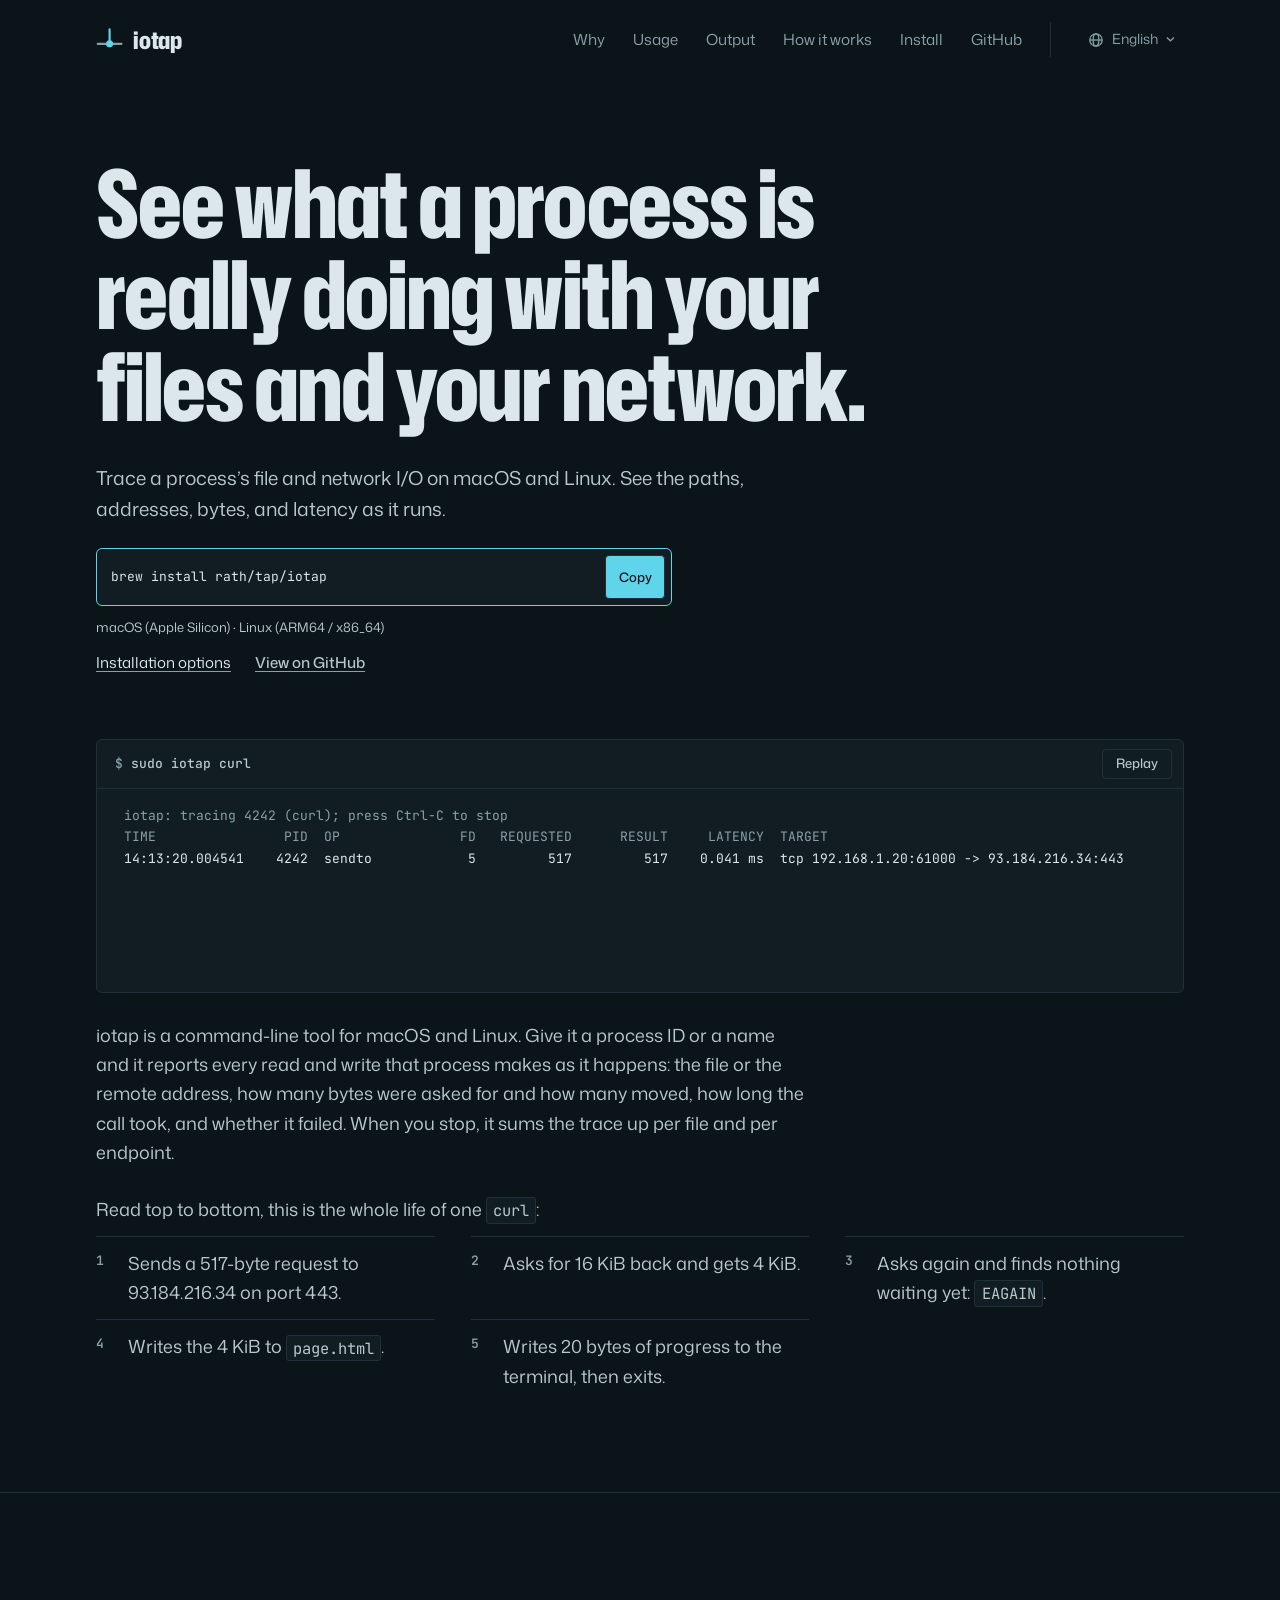
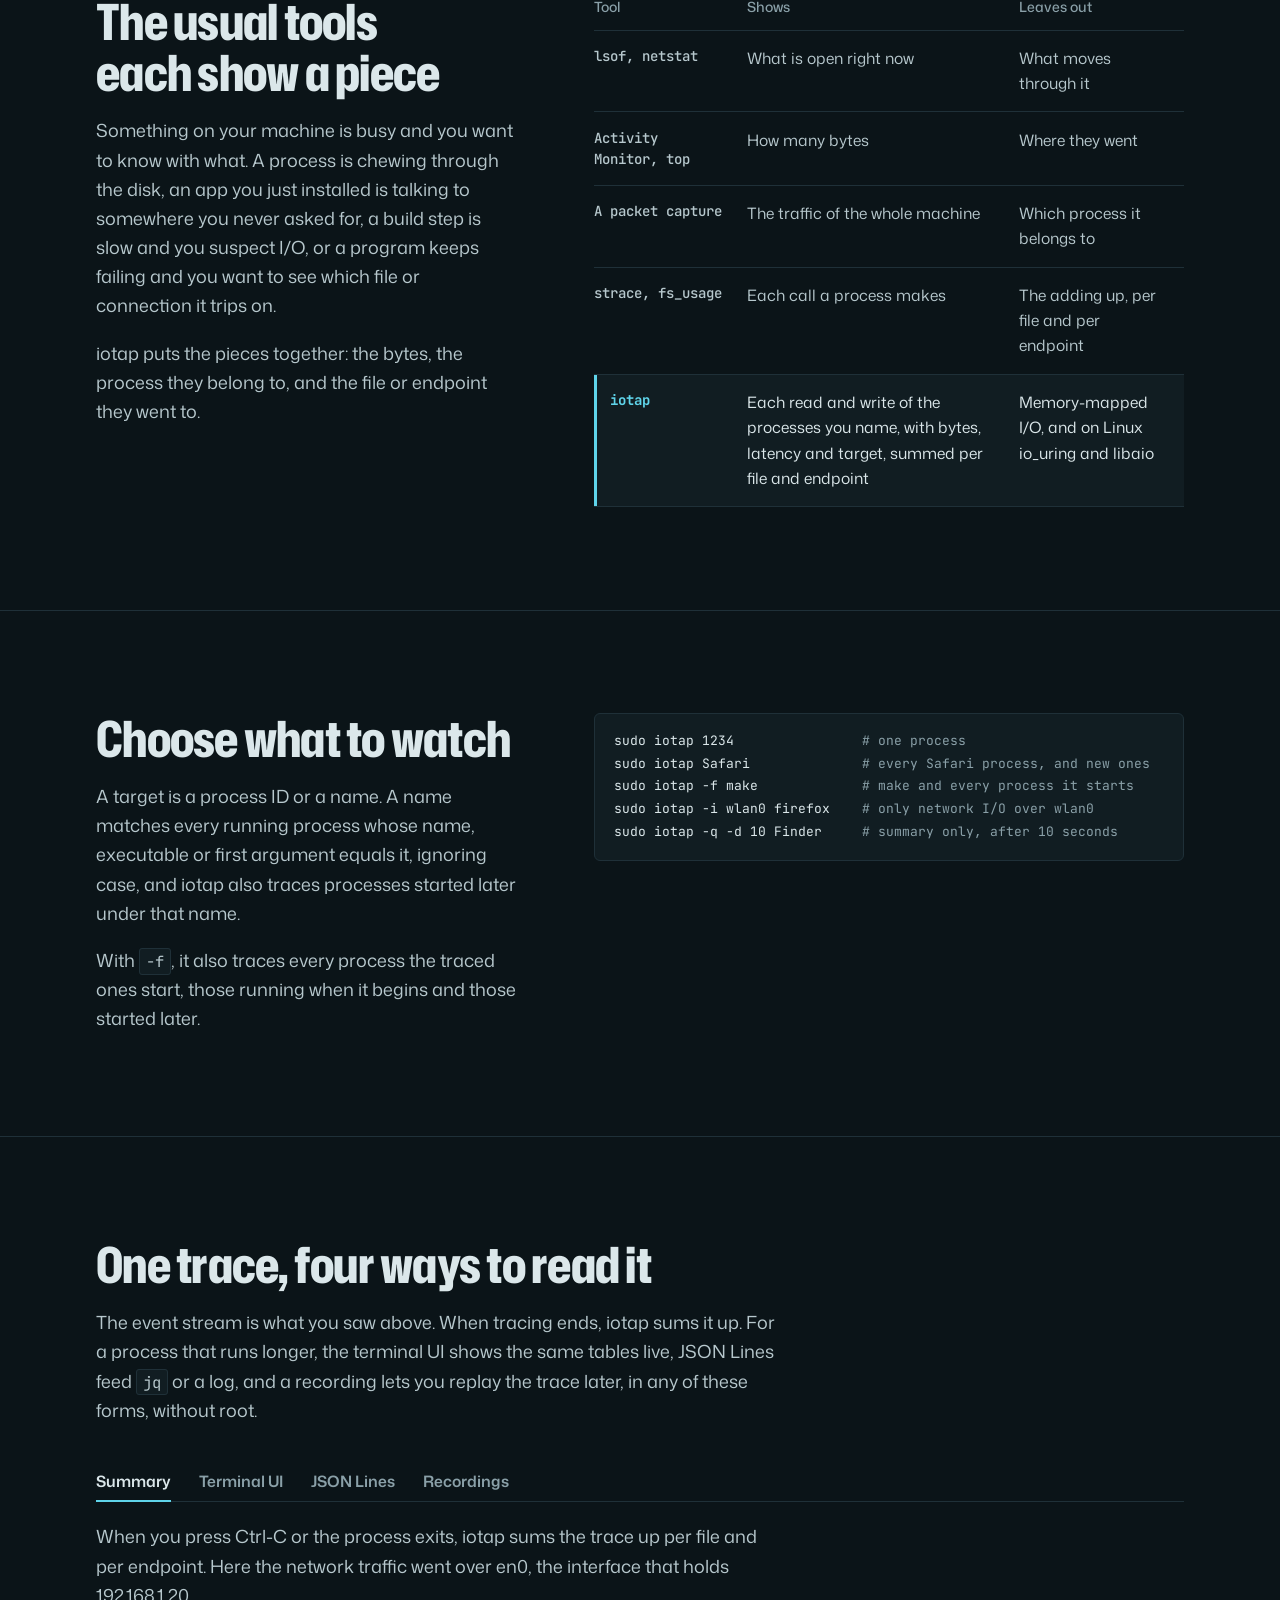
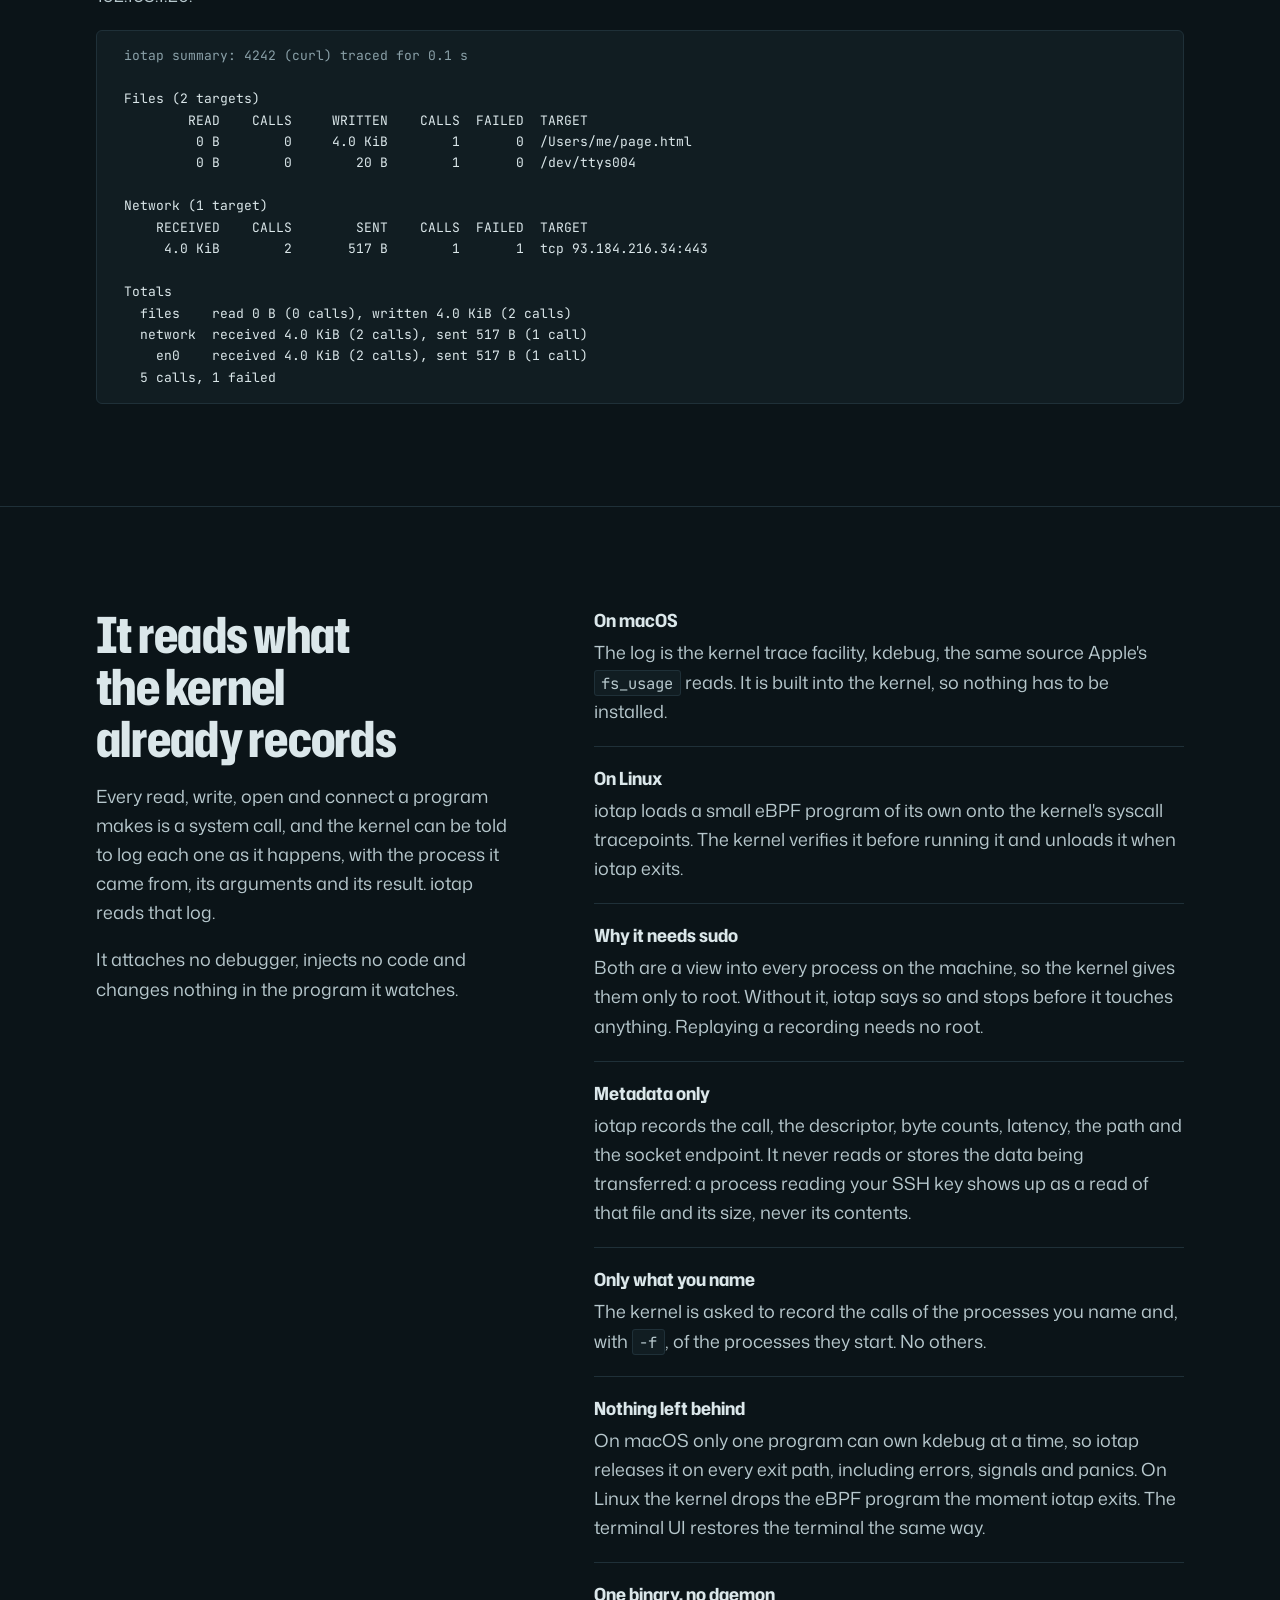
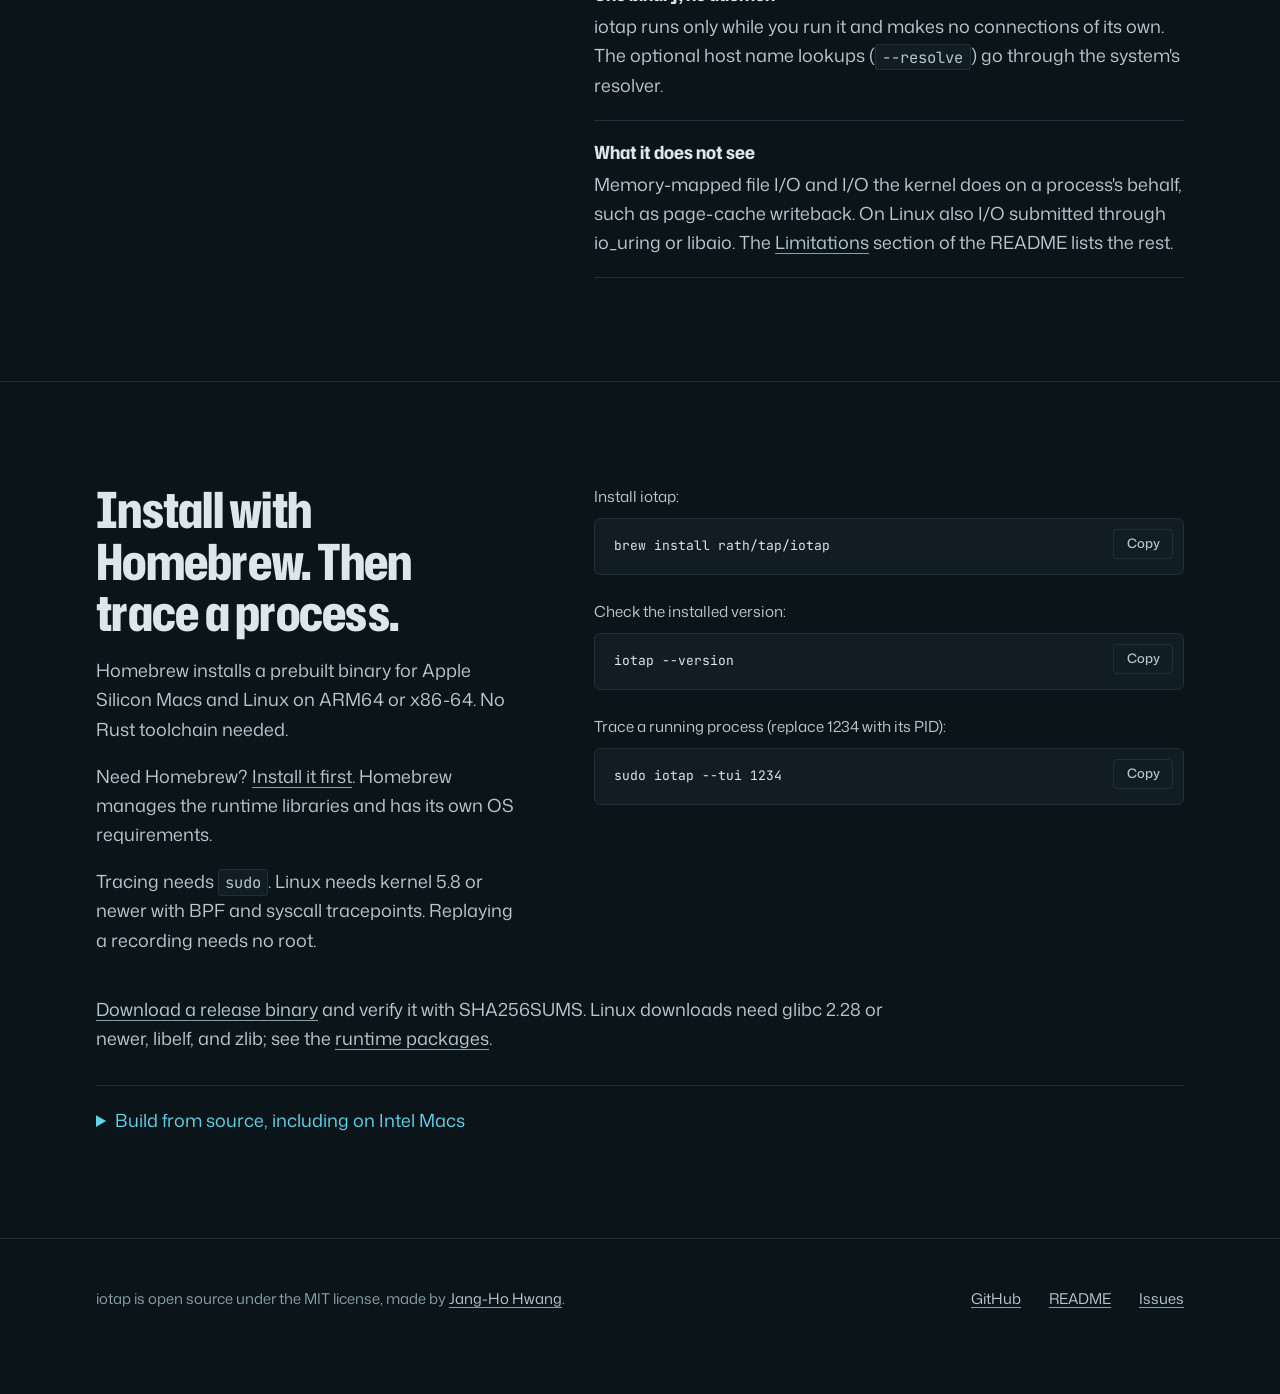
<file: docs/index.html>
<!doctype html>
<html lang="en">
<head>
  <meta charset="utf-8">
  <meta name="viewport" content="width=device-width, initial-scale=1">
  <title>iotap: see the file and network I/O of any process</title>
  <meta name="description" content="A command-line tool for macOS and Linux that reports every read and write a process makes: file or address, bytes, latency. Summed up per file and per endpoint.">
  <meta name="robots" content="max-image-preview:large">
  <meta name="color-scheme" content="dark">
  <meta name="theme-color" content="#0b1418">
  <link rel="canonical" href="https://iotap.told.me/">
  <link rel="alternate" hreflang="en" href="https://iotap.told.me/">
  <link rel="alternate" hreflang="ko" href="https://iotap.told.me/ko/">
  <link rel="alternate" hreflang="zh-Hans" href="https://iotap.told.me/zh/">
  <link rel="alternate" hreflang="ja" href="https://iotap.told.me/ja/">
  <link rel="alternate" hreflang="x-default" href="https://iotap.told.me/">
  <link rel="icon" href="favicon.ico" sizes="48x48">
  <link rel="icon" href="favicon.svg" type="image/svg+xml">
  <link rel="apple-touch-icon" href="apple-touch-icon.png">
  <meta property="og:type" content="website">
  <meta property="og:site_name" content="iotap">
  <meta property="og:locale" content="en_US">
  <meta property="og:locale:alternate" content="ko_KR">
  <meta property="og:locale:alternate" content="zh_CN">
  <meta property="og:locale:alternate" content="ja_JP">
  <meta property="og:title" content="iotap: see the file and network I/O of any process">
  <meta property="og:description" content="Every read and write a process makes, with the file or address, the bytes and the latency. For macOS and Linux.">
  <meta property="og:url" content="https://iotap.told.me/">
  <meta property="og:image" content="https://iotap.told.me/assets/og.jpg">
  <meta property="og:image:type" content="image/jpeg">
  <meta property="og:image:width" content="1200">
  <meta property="og:image:height" content="630">
  <meta property="og:image:alt" content="The headline of the iotap website above a few lines of iotap output: a sendto and two recvfrom calls with their sizes and latencies.">
  <meta name="twitter:card" content="summary_large_image">
  <meta name="twitter:image:alt" content="The headline of the iotap website above a few lines of iotap output: a sendto and two recvfrom calls with their sizes and latencies.">
  <script type="application/ld+json">
  {
    "@context": "https://schema.org",
    "@graph": [
      {
        "@type": "WebSite",
        "@id": "https://iotap.told.me/#website",
        "url": "https://iotap.told.me/",
        "name": "iotap",
        "inLanguage": "en"
      },
      {
        "@type": "SoftwareApplication",
        "@id": "https://iotap.told.me/#software",
        "name": "iotap",
        "url": "https://iotap.told.me/",
        "description": "A command-line tool for macOS and Linux that reports every read and write a process makes: file or address, bytes, latency. Summed up per file and per endpoint.",
        "applicationCategory": "DeveloperApplication",
        "operatingSystem": "macOS, Linux",
        "installUrl": "https://iotap.told.me/#install",
        "image": "https://iotap.told.me/assets/og.jpg",
        "license": "https://spdx.org/licenses/MIT.html",
        "isAccessibleForFree": true,
        "offers": { "@type": "Offer", "price": "0", "priceCurrency": "USD" },
        "sameAs": "https://github.com/rath/iotap",
        "author": { "@type": "Person", "name": "Jang-Ho Hwang", "url": "https://xrath.com" }
      }
    ]
  }
  </script>
  <link rel="preload" href="assets/fonts/hubot-sans-latin-wdth.woff2" as="font" type="font/woff2" crossorigin>
  <link rel="preload" href="assets/fonts/mona-sans-latin-wght.woff2" as="font" type="font/woff2" crossorigin>
  <script>document.documentElement.classList.add("js")</script>
  <link rel="stylesheet" href="assets/site.css">
  <script src="assets/site.js" defer></script>
</head>
<body>
  <a class="skip" href="#main">Skip to the content</a>

  <header class="wrap top">
    <a class="mark" href="./" aria-label="iotap, home">
      <svg viewBox="0 0 32 32" aria-hidden="true" focusable="false">
        <path d="M2 21h28" stroke="#8aa0a8" stroke-width="2.5" stroke-linecap="round" fill="none"/>
        <path d="M16 4v17" stroke="#5fd4ea" stroke-width="2.5" stroke-linecap="round" fill="none"/>
        <circle cx="16" cy="21" r="4.2" fill="#5fd4ea"/>
      </svg>
      iotap
    </a>
    <div class="menus">
      <nav aria-label="Sections">
        <a class="opt" href="#why">Why</a>
        <a href="#usage">Usage</a>
        <a href="#output">Output</a>
        <a class="opt" href="#how">How it works</a>
        <a href="#install">Install</a>
        <a href="https://github.com/rath/iotap">GitHub</a>
      </nav>
      <details class="lang">
        <summary aria-label="Language: English">
          <svg class="globe" viewBox="0 0 16 16" aria-hidden="true" focusable="false" fill="none" stroke="currentColor" stroke-width="1.3">
            <circle cx="8" cy="8" r="6.2"/>
            <path d="M1.8 8h12.4"/>
            <ellipse cx="8" cy="8" rx="2.9" ry="6.2"/>
          </svg>
          <span class="now" lang="en">English</span>
          <svg class="caret" viewBox="0 0 10 6" aria-hidden="true" focusable="false" fill="none" stroke="currentColor" stroke-width="1.5">
            <path d="M1 1.2 5 4.8 9 1.2"/>
          </svg>
        </summary>
        <nav class="lang-menu" aria-label="Language">
          <a href="./" hreflang="en" lang="en" aria-current="page">English</a>
          <a href="ko/" hreflang="ko" lang="ko">한국어</a>
          <a href="zh/" hreflang="zh-Hans" lang="zh-Hans">中文</a>
          <a href="ja/" hreflang="ja" lang="ja">日本語</a>
        </nav>
      </details>
    </div>
  </header>

  <main id="main">
    <section class="wrap hero" aria-labelledby="title">
      <h1 id="title">See what a process is really doing with your files and your network.</h1>
      <p class="lede">Trace a process’s file and network I/O on macOS and Linux. See the paths, addresses, bytes, and latency as it runs.</p>
      <div class="quick-install">
        <div class="cmd has-copy install-command">
          <pre id="brew-hero"><code>brew install rath/tap/iotap</code></pre>
          <button class="ghost" type="button" data-copy="brew-hero" data-copied="Copied" aria-label="Copy Homebrew install command">Copy</button>
        </div>
        <p class="install-platforms">macOS (Apple Silicon) · Linux (ARM64 / x86_64)</p>
        <div class="install-links">
          <a href="#install">Installation options</a>
          <a class="textlink" href="https://github.com/rath/iotap">View on GitHub</a>
        </div>
      </div>

      <figure class="trace" id="trace">
        <div class="trace-bar">
          <span class="prompt"><span data-typed="sudo iotap curl">sudo iotap curl</span></span>
          <button class="ghost replay" id="replay" type="button">Replay</button>
        </div>
        <div class="term" role="group" aria-label="Example output of sudo iotap curl" tabindex="0">
        <div class="ln dm" data-pause="420">iotap: tracing 4242 (curl); press Ctrl-C to stop</div>
        <div class="ln dm" data-pause="260">TIME                PID  OP               FD   REQUESTED      RESULT     LATENCY  TARGET</div>
        <div class="ln" data-pause="700" data-call="1">14:13:20.004541    4242  sendto            5         517         517    0.041 ms  tcp 192.168.1.20:61000 -&gt; 93.184.216.34:443</div>
        <div class="ln" data-pause="130" data-call="2">14:13:20.104625    4242  recvfrom          5       16384        4096    0.041 ms  tcp 192.168.1.20:61000 -&gt; 93.184.216.34:443</div>
        <div class="ln" data-pause="130" data-call="3">14:13:20.104708    4242  recvfrom          5       16384      EAGAIN    0.041 ms  tcp 192.168.1.20:61000 -&gt; 93.184.216.34:443</div>
        <div class="ln" data-pause="130" data-call="4">14:13:20.104791    4242  write             4        4096        4096    0.041 ms  /Users/me/page.html</div>
        <div class="ln" data-pause="520" data-call="5">14:13:20.104875    4242  write             1          20          20    0.041 ms  /dev/ttys004</div>
        <div class="ln dm" data-pause="0">iotap: 4242 (curl) exited</div>
        </div>
      </figure>

      <p class="trace-context">iotap is a command-line tool for macOS and Linux. Give it a process ID or a name and it reports every read and write that process makes as it happens: the file or the remote address, how many bytes were asked for and how many moved, how long the call took, and whether it failed. When you stop, it sums the trace up per file and per endpoint.</p>
      <p class="story-lead">Read top to bottom, this is the whole life of one <code>curl</code>:</p>
      <ol class="story">
        <li tabindex="0" data-call="1">Sends a 517-byte request to 93.184.216.34 on port 443.</li>
        <li tabindex="0" data-call="2">Asks for 16 KiB back and gets 4 KiB.</li>
        <li tabindex="0" data-call="3">Asks again and finds nothing waiting yet: <code>EAGAIN</code>.</li>
        <li tabindex="0" data-call="4">Writes the 4 KiB to <code>page.html</code>.</li>
        <li tabindex="0" data-call="5">Writes 20 bytes of progress to the terminal, then exits.</li>
      </ol>
    </section>

    <section class="sec" id="why" aria-labelledby="why-title">
      <div class="wrap grid">
        <div class="say">
          <h2 id="why-title">The usual tools each show a piece</h2>
          <p>Something on your machine is busy and you want to know with what. A process is chewing through the disk, an app you just installed is talking to somewhere you never asked for, a build step is slow and you suspect I/O, or a program keeps failing and you want to see which file or connection it trips on.</p>
          <p>iotap puts the pieces together: the bytes, the process they belong to, and the file or endpoint they went to.</p>
        </div>
        <table class="tools">
          <caption class="vh">What each tool shows and what it leaves out</caption>
          <thead>
            <tr><th scope="col">Tool</th><th scope="col">Shows</th><th scope="col">Leaves out</th></tr>
          </thead>
          <tbody>
            <tr><th scope="row">lsof, netstat</th><td data-label="Shows">What is open right now</td><td data-label="Leaves out">What moves through it</td></tr>
            <tr><th scope="row">Activity Monitor, top</th><td data-label="Shows">How many bytes</td><td data-label="Leaves out">Where they went</td></tr>
            <tr><th scope="row">A packet capture</th><td data-label="Shows">The traffic of the whole machine</td><td data-label="Leaves out">Which process it belongs to</td></tr>
            <tr><th scope="row">strace, fs_usage</th><td data-label="Shows">Each call a process makes</td><td data-label="Leaves out">The adding up, per file and per endpoint</td></tr>
            <tr class="us"><th scope="row">iotap</th><td data-label="Shows">Each read and write of the processes you name, with bytes, latency and target, summed per file and endpoint</td><td data-label="Leaves out">Memory-mapped I/O, and on Linux io_uring and libaio</td></tr>
          </tbody>
        </table>
      </div>
    </section>

    <section class="sec" id="usage" aria-labelledby="usage-title">
      <div class="wrap grid">
        <div class="say">
          <h2 id="usage-title">Choose what to watch</h2>
          <p>A target is a process ID or a name. A name matches every running process whose name, executable or first argument equals it, ignoring case, and iotap also traces processes started later under that name.</p>
          <p>With <code>-f</code>, it also traces every process the traced ones start, those running when it begins and those started later.</p>
        </div>
        <div class="cmd">
          <pre><code>sudo iotap 1234                <span class="c"># one process</span>
sudo iotap Safari              <span class="c"># every Safari process, and new ones</span>
sudo iotap -f make             <span class="c"># make and every process it starts</span>
sudo iotap -i wlan0 firefox    <span class="c"># only network I/O over wlan0</span>
sudo iotap -q -d 10 Finder     <span class="c"># summary only, after 10 seconds</span></code></pre>
        </div>
      </div>
    </section>

    <section class="sec" id="output" aria-labelledby="output-title">
      <div class="wrap grid stack">
        <div class="say">
          <h2 id="output-title">One trace, four ways to read it</h2>
          <p>The event stream is what you saw above. When tracing ends, iotap sums it up. For a process that runs longer, the terminal UI shows the same tables live, JSON Lines feed <code>jq</code> or a log, and a recording lets you replay the trace later, in any of these forms, without root.</p>
        </div>
        <div class="tabs">
          <div class="tablist" role="tablist" aria-label="Ways to read a trace">
            <button class="tab" role="tab" type="button" id="tab-summary" aria-controls="panel-summary" aria-selected="true">Summary</button>
            <button class="tab" role="tab" type="button" id="tab-tui" aria-controls="panel-tui" aria-selected="false" tabindex="-1">Terminal UI</button>
            <button class="tab" role="tab" type="button" id="tab-json" aria-controls="panel-json" aria-selected="false" tabindex="-1">JSON Lines</button>
            <button class="tab" role="tab" type="button" id="tab-record" aria-controls="panel-record" aria-selected="false" tabindex="-1">Recordings</button>
          </div>

          <section class="panel" id="panel-summary" role="tabpanel" aria-labelledby="tab-summary">
            <h3>Summary</h3>
            <p>When you press Ctrl-C or the process exits, iotap sums the trace up per file and per endpoint. Here the network traffic went over en0, the interface that holds 192.168.1.20.</p>
            <div class="trace">
              <div class="term" role="group" aria-label="Example summary" tabindex="0">
        <div class="ln dm">iotap summary: 4242 (curl) traced for 0.1 s</div>
        <div class="ln"> </div>
        <div class="ln">Files (2 targets)</div>
        <div class="ln">        READ    CALLS     WRITTEN    CALLS  FAILED  TARGET</div>
        <div class="ln">         0 B        0     4.0 KiB        1       0  /Users/me/page.html</div>
        <div class="ln">         0 B        0        20 B        1       0  /dev/ttys004</div>
        <div class="ln"> </div>
        <div class="ln">Network (1 target)</div>
        <div class="ln">    RECEIVED    CALLS        SENT    CALLS  FAILED  TARGET</div>
        <div class="ln">     4.0 KiB        2       517 B        1       1  tcp 93.184.216.34:443</div>
        <div class="ln"> </div>
        <div class="ln">Totals</div>
        <div class="ln">  files    read 0 B (0 calls), written 4.0 KiB (2 calls)</div>
        <div class="ln">  network  received 4.0 KiB (2 calls), sent 517 B (1 call)</div>
        <div class="ln">    en0    received 4.0 KiB (2 calls), sent 517 B (1 call)</div>
        <div class="ln">  5 calls, 1 failed</div>
              </div>
            </div>
          </section>

          <section class="panel" id="panel-tui" role="tabpanel" aria-labelledby="tab-tui" data-later>
            <h3>Terminal UI</h3>
            <p><code>--tui</code> shows throughput for the last complete second and in total, then three tabs: files, network endpoints, and the latest 10,000 events. This is the Files tab after replaying a recorded download.</p>
            <div class="trace">
              <div class="term" role="group" aria-label="The terminal UI, Files tab" tabindex="0">
        <div class="ln"><span class="rev"> iotap </span> <span class="dm">4242 curl (exited)</span>                                                               0:00:12</div>
        <div class="ln">                FILE READ  FILE WRITTEN  NET RECEIVED      NET SENT</div>
        <div class="ln"> per second           0 B       1.2 MiB       1.2 MiB           0 B</div>
        <div class="ln"> total                0 B      14.1 MiB      14.1 MiB         517 B</div>
        <div class="ln ban"> End of the recording. Press q for the summary.</div>
        <div class="ln"><span class="rev"> 1 Files (2) </span>  2 Network (1)   3 Events (7,205)                                     sort: bytes</div>
        <div class="ln">       READ   CALLS    WRITTEN   CALLS FAILED IDLE TARGET</div>
        <div class="ln">        0 B       0   14.1 MiB    3601      0  &lt;1s /Users/me/big.iso</div>
        <div class="ln">        0 B       0       20 B       1      0  &lt;1s /dev/ttys004</div>
        <div class="ln"> </div>
        <div class="ln dm"> 4242 (curl) exited    q quit  s sort  p pause  i interfaces  r reset  ↑↓ select  enter details</div>
              </div>
            </div>
            <ul class="keys">
              <li><kbd>1</kbd> <kbd>2</kbd> <kbd>3</kbd> switch tabs</li>
              <li><kbd>s</kbd> sort by bytes, read, write, calls or recency</li>
              <li><kbd>Enter</kbd> details of the selected row</li>
              <li><kbd>p</kbd> pause the view; tracing goes on</li>
              <li><kbd>y</kbd> copy the selected path or address</li>
              <li><kbd>i</kbd> traffic of each network interface</li>
              <li><kbd>q</kbd> quit and print the summary</li>
            </ul>
          </section>

          <section class="panel" id="panel-json" role="tabpanel" aria-labelledby="tab-json" data-later>
            <h3>JSON Lines</h3>
            <p><code>--json</code> writes every event as one line, with times in nanoseconds since the Unix epoch and the target as a small object. Pipe it to <code>jq</code>, or keep it as a log. This is one event, spread over several lines.</p>
            <div class="trace">
              <div class="term" role="group" aria-label="One event as JSON" tabindex="0">
        <div class="ln">{</div>
        <div class="ln">  <span class="k">"type"</span>: <span class="s">"event"</span>,</div>
        <div class="ln">  <span class="k">"time_ns"</span>: <span class="n">1790259200104708333</span>,</div>
        <div class="ln">  <span class="k">"pid"</span>: <span class="n">4242</span>,</div>
        <div class="ln">  <span class="k">"tid"</span>: <span class="n">2</span>,</div>
        <div class="ln">  <span class="k">"op"</span>: <span class="s">"recvfrom"</span>,</div>
        <div class="ln">  <span class="k">"dir"</span>: <span class="s">"read"</span>,</div>
        <div class="ln">  <span class="k">"syscall"</span>: <span class="s">"recvfrom"</span>,</div>
        <div class="ln">  <span class="k">"fd"</span>: <span class="n">5</span>,</div>
        <div class="ln">  <span class="k">"requested"</span>: <span class="n">16384</span>,</div>
        <div class="ln">  <span class="k">"bytes"</span>: <span class="z">null</span>,</div>
        <div class="ln">  <span class="k">"messages"</span>: <span class="z">null</span>,</div>
        <div class="ln">  <span class="k">"errno"</span>: <span class="n">35</span>,</div>
        <div class="ln">  <span class="k">"error"</span>: <span class="s">"EAGAIN"</span>,</div>
        <div class="ln">  <span class="k">"latency_ns"</span>: <span class="n">41666</span>,</div>
        <div class="ln">  <span class="k">"target"</span>: {</div>
        <div class="ln">    <span class="k">"kind"</span>: <span class="s">"socket"</span>,</div>
        <div class="ln">    <span class="k">"proto"</span>: <span class="s">"tcp"</span>,</div>
        <div class="ln">    <span class="k">"local"</span>: <span class="s">"192.168.1.20:61000"</span>,</div>
        <div class="ln">    <span class="k">"remote"</span>: <span class="s">"93.184.216.34:443"</span></div>
        <div class="ln">  },</div>
        <div class="ln">  <span class="k">"interface"</span>: <span class="s">"en0"</span>,</div>
        <div class="ln">  <span class="k">"resolved"</span>: <span class="s">"traced"</span></div>
        <div class="ln">}</div>
              </div>
            </div>
            <div class="cmd has-copy" style="margin-top: 1rem">
              <pre id="json-cmd"><code>sudo iotap --json curl | jq -c 'select(.type == "event")'</code></pre>
              <button class="ghost" type="button" data-copy="json-cmd" data-copied="Copied">Copy</button>
            </div>
          </section>

          <section class="panel" id="panel-record" role="tabpanel" aria-labelledby="tab-record" data-later>
            <h3>Recordings</h3>
            <p><code>--record FILE</code> saves the trace, and <code>--replay FILE</code> feeds it through the same processing, so a replay reproduces the output of the live run in any output mode. A recording holds paths and addresses but no transferred data, and replays on the operating system it was made on.</p>
            <div class="cmd has-copy">
              <pre id="record-cmd"><code>sudo iotap --net-only --record t.iotaprec 1234
iotap --replay t.iotaprec              <span class="c"># the same output again, without root</span></code></pre>
              <button class="ghost" type="button" data-copy="record-cmd" data-copied="Copied">Copy</button>
            </div>
          </section>
        </div>
      </div>
    </section>

    <section class="sec" id="how" aria-labelledby="how-title">
      <div class="wrap grid">
        <div class="say">
          <h2 id="how-title">It reads what the kernel already records</h2>
          <p>Every read, write, open and connect a program makes is a system call, and the kernel can be told to log each one as it happens, with the process it came from, its arguments and its result. iotap reads that log.</p>
          <p>It attaches no debugger, injects no code and changes nothing in the program it watches.</p>
        </div>
        <dl class="facts">
          <div>
            <dt>On macOS</dt>
            <dd>The log is the kernel trace facility, kdebug, the same source Apple's <code>fs_usage</code> reads. It is built into the kernel, so nothing has to be installed.</dd>
          </div>
          <div>
            <dt>On Linux</dt>
            <dd>iotap loads a small eBPF program of its own onto the kernel's syscall tracepoints. The kernel verifies it before running it and unloads it when iotap exits.</dd>
          </div>
          <div>
            <dt>Why it needs sudo</dt>
            <dd>Both are a view into every process on the machine, so the kernel gives them only to root. Without it, iotap says so and stops before it touches anything. Replaying a recording needs no root.</dd>
          </div>
          <div>
            <dt>Metadata only</dt>
            <dd>iotap records the call, the descriptor, byte counts, latency, the path and the socket endpoint. It never reads or stores the data being transferred: a process reading your SSH key shows up as a read of that file and its size, never its contents.</dd>
          </div>
          <div>
            <dt>Only what you name</dt>
            <dd>The kernel is asked to record the calls of the processes you name and, with <code>-f</code>, of the processes they start. No others.</dd>
          </div>
          <div>
            <dt>Nothing left behind</dt>
            <dd>On macOS only one program can own kdebug at a time, so iotap releases it on every exit path, including errors, signals and panics. On Linux the kernel drops the eBPF program the moment iotap exits. The terminal UI restores the terminal the same way.</dd>
          </div>
          <div>
            <dt>One binary, no daemon</dt>
            <dd>iotap runs only while you run it and makes no connections of its own. The optional host name lookups (<code>--resolve</code>) go through the system's resolver.</dd>
          </div>
          <div>
            <dt>What it does not see</dt>
            <dd>Memory-mapped file I/O and I/O the kernel does on a process's behalf, such as page-cache writeback. On Linux also I/O submitted through io_uring or libaio. The <a href="https://github.com/rath/iotap#limitations">Limitations</a> section of the README lists the rest.</dd>
          </div>
        </dl>
      </div>
    </section>

    <section class="sec" id="install" aria-labelledby="install-title">
      <div class="wrap">
        <div class="grid">
          <div class="say">
            <h2 id="install-title">Install with Homebrew. Then trace a process.</h2>
            <p>Homebrew installs a prebuilt binary for Apple Silicon Macs and Linux on ARM64 or x86-64. No Rust toolchain needed.</p>
            <p>Need Homebrew? <a href="https://brew.sh/">Install it first</a>. Homebrew manages the runtime libraries and has its own OS requirements.</p>
            <p>Tracing needs <code>sudo</code>. Linux needs kernel 5.8 or newer with BPF and syscall tracepoints. Replaying a recording needs no root.</p>
          </div>
          <div>
            <p class="note">Install iotap:</p>
            <div class="cmd has-copy">
              <pre id="brew-cmd"><code>brew install rath/tap/iotap</code></pre>
              <button class="ghost" type="button" data-copy="brew-cmd" data-copied="Copied">Copy</button>
            </div>
            <p class="note">Check the installed version:</p>
            <div class="cmd has-copy">
              <pre id="version-cmd"><code>iotap --version</code></pre>
              <button class="ghost" type="button" data-copy="version-cmd" data-copied="Copied">Copy</button>
            </div>
            <p class="note">Trace a running process (replace 1234 with its PID):</p>
            <div class="cmd has-copy">
              <pre id="run-cmd"><code>sudo iotap --tui 1234</code></pre>
              <button class="ghost" type="button" data-copy="run-cmd" data-copied="Copied">Copy</button>
            </div>
          </div>
        </div>
        <p class="download-note"><a href="https://github.com/rath/iotap/releases/latest">Download a release binary</a> and verify it with SHA256SUMS. Linux downloads need glibc 2.28 or newer, libelf, and zlib; see the <a href="https://github.com/rath/iotap#install-and-update">runtime packages</a>.</p>
        <details class="source-install" id="source">
          <summary>Build from source, including on Intel Macs</summary>
          <div class="grid">
            <div class="say">
              <p>Source builds support macOS and Linux on 64-bit Arm or x86-64.</p>
              <p>To build you need Rust 1.98.1, which <code>rust-toolchain.toml</code> selects. On macOS, add the Xcode Command Line Tools. On Linux, add clang, make, pkg-config, a C compiler, and the libelf and zlib development files.</p>
            </div>
            <div>
              <p class="note">On Debian and Ubuntu, install the build dependencies first:</p>
              <div class="cmd has-copy">
                <pre id="apt-cmd"><code>sudo apt install build-essential clang pkg-config \
  libelf-dev zlib1g-dev</code></pre>
                <button class="ghost" type="button" data-copy="apt-cmd" data-copied="Copied">Copy</button>
              </div>
              <p class="note">Then build and trace a running process:</p>
              <div class="cmd has-copy">
                <pre id="build-cmd"><code>git clone https://github.com/rath/iotap.git
cd iotap
cargo build --release --locked
sudo ./target/release/iotap 1234</code></pre>
                <button class="ghost" type="button" data-copy="build-cmd" data-copied="Copied">Copy</button>
              </div>
            </div>
          </div>
        </details>
      </div>
    </section>
  </main>

  <footer class="foot">
    <div class="wrap">
      <p>iotap is open source under the MIT license, made by <a rel="author" href="https://xrath.com">Jang-Ho Hwang</a>.</p>
      <nav aria-label="Project links">
        <a href="https://github.com/rath/iotap">GitHub</a>
        <a href="https://github.com/rath/iotap#readme">README</a>
        <a href="https://github.com/rath/iotap/issues">Issues</a>
      </nav>
    </div>
  </footer>

  <p class="vh" id="status" role="status" aria-live="polite" data-copied="Copied to the clipboard"></p>
</body>
</html>
</file>
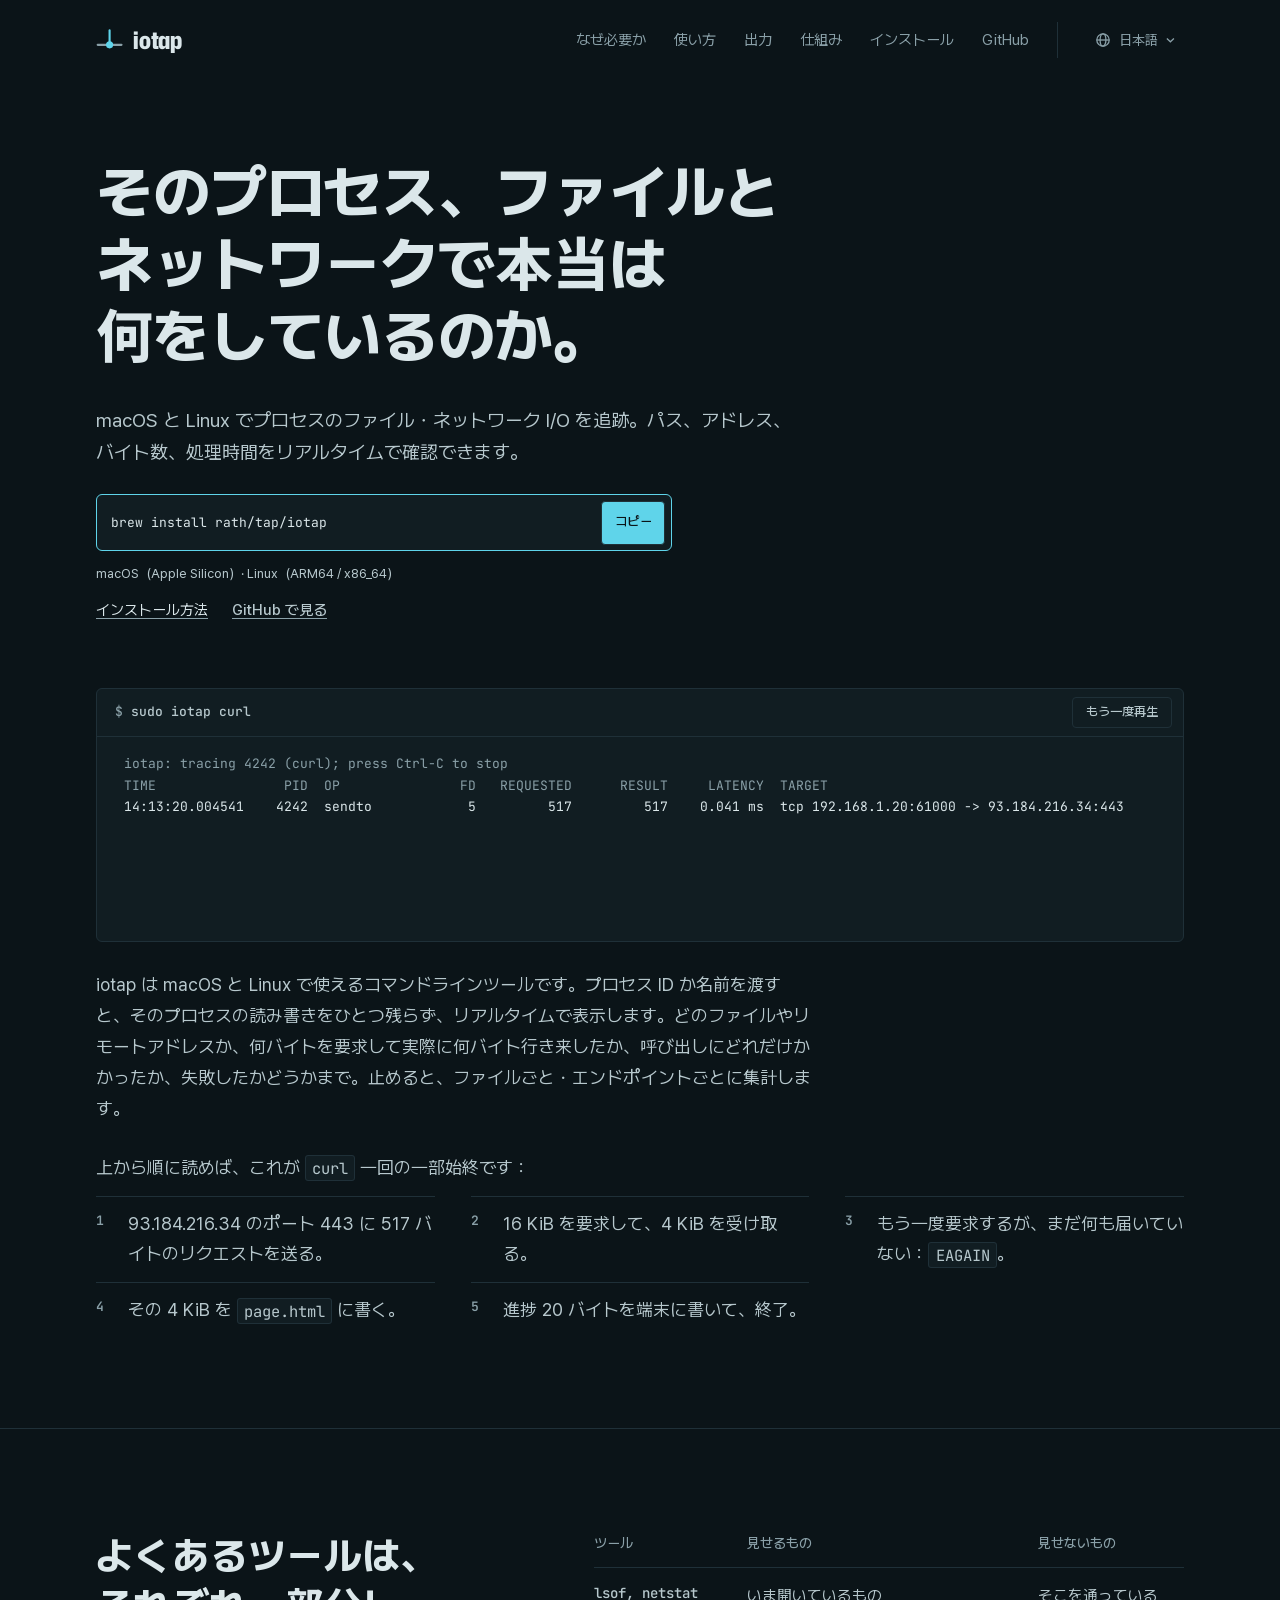
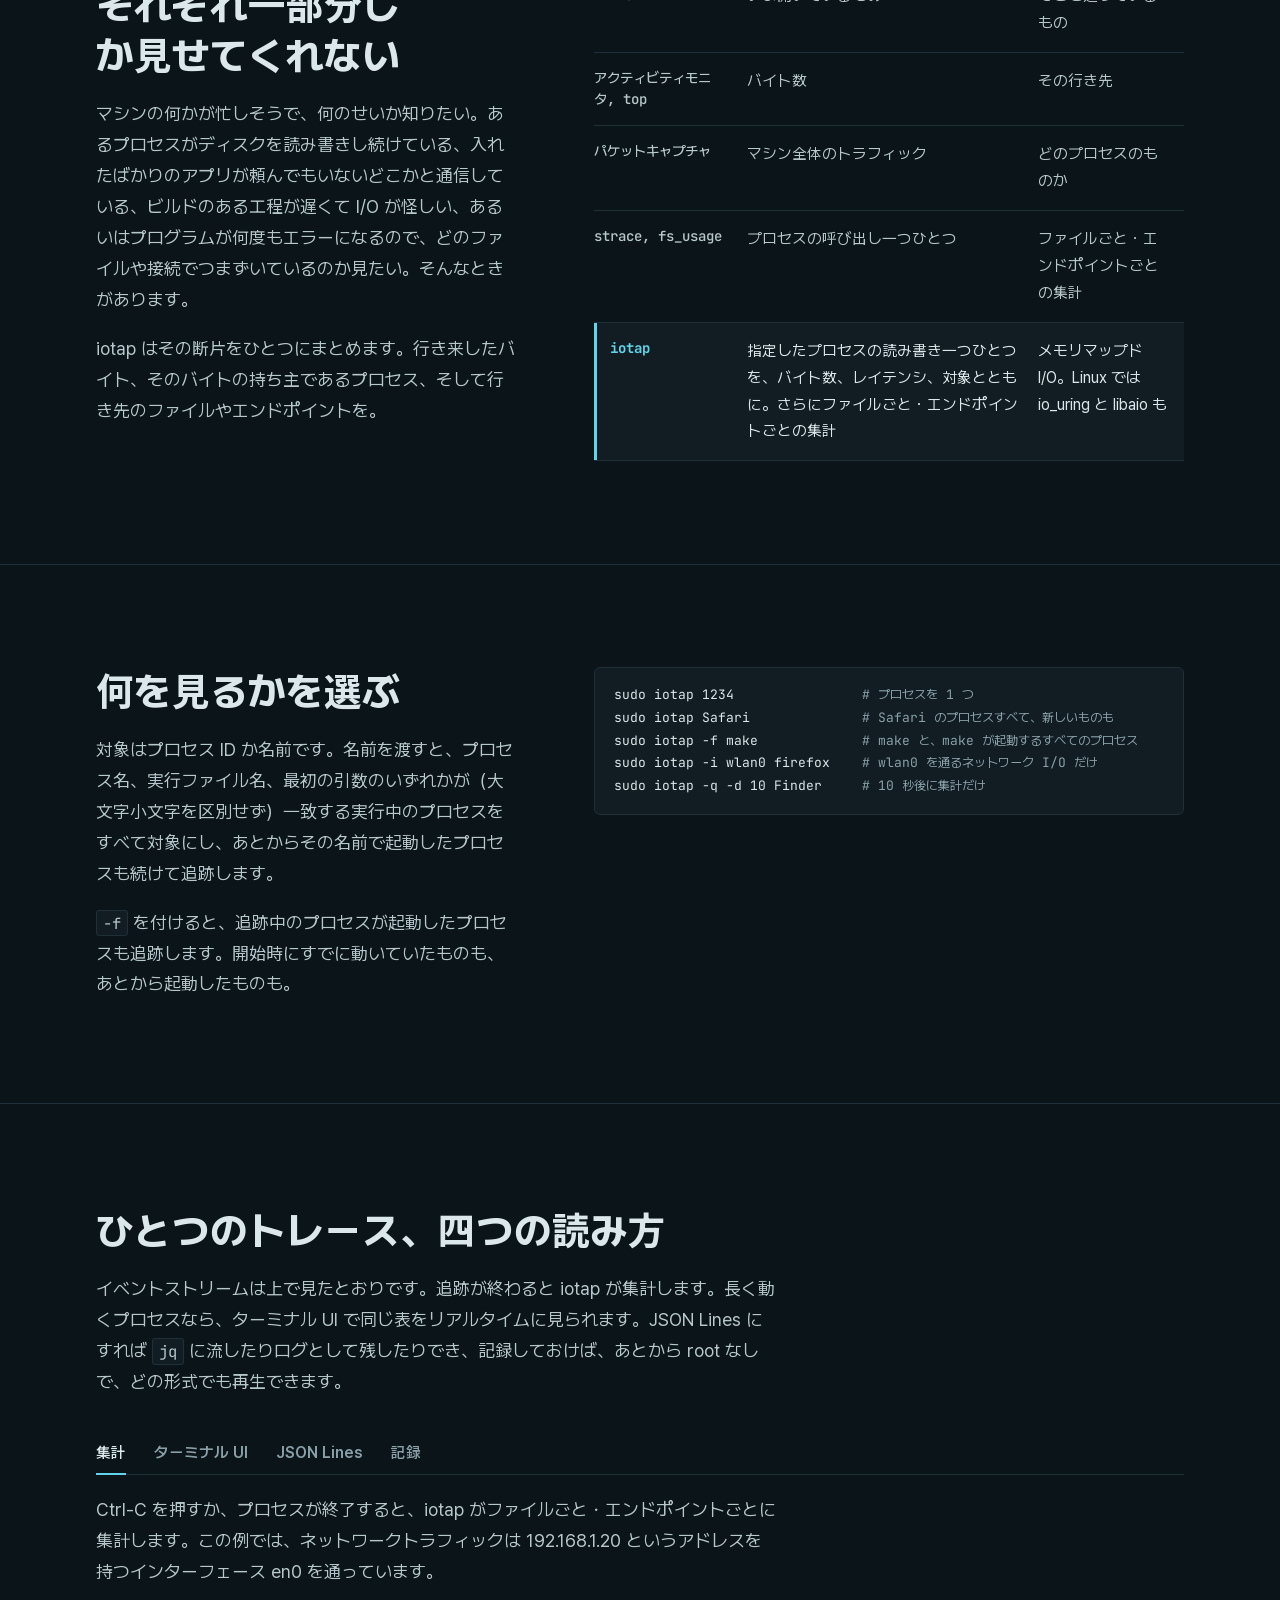
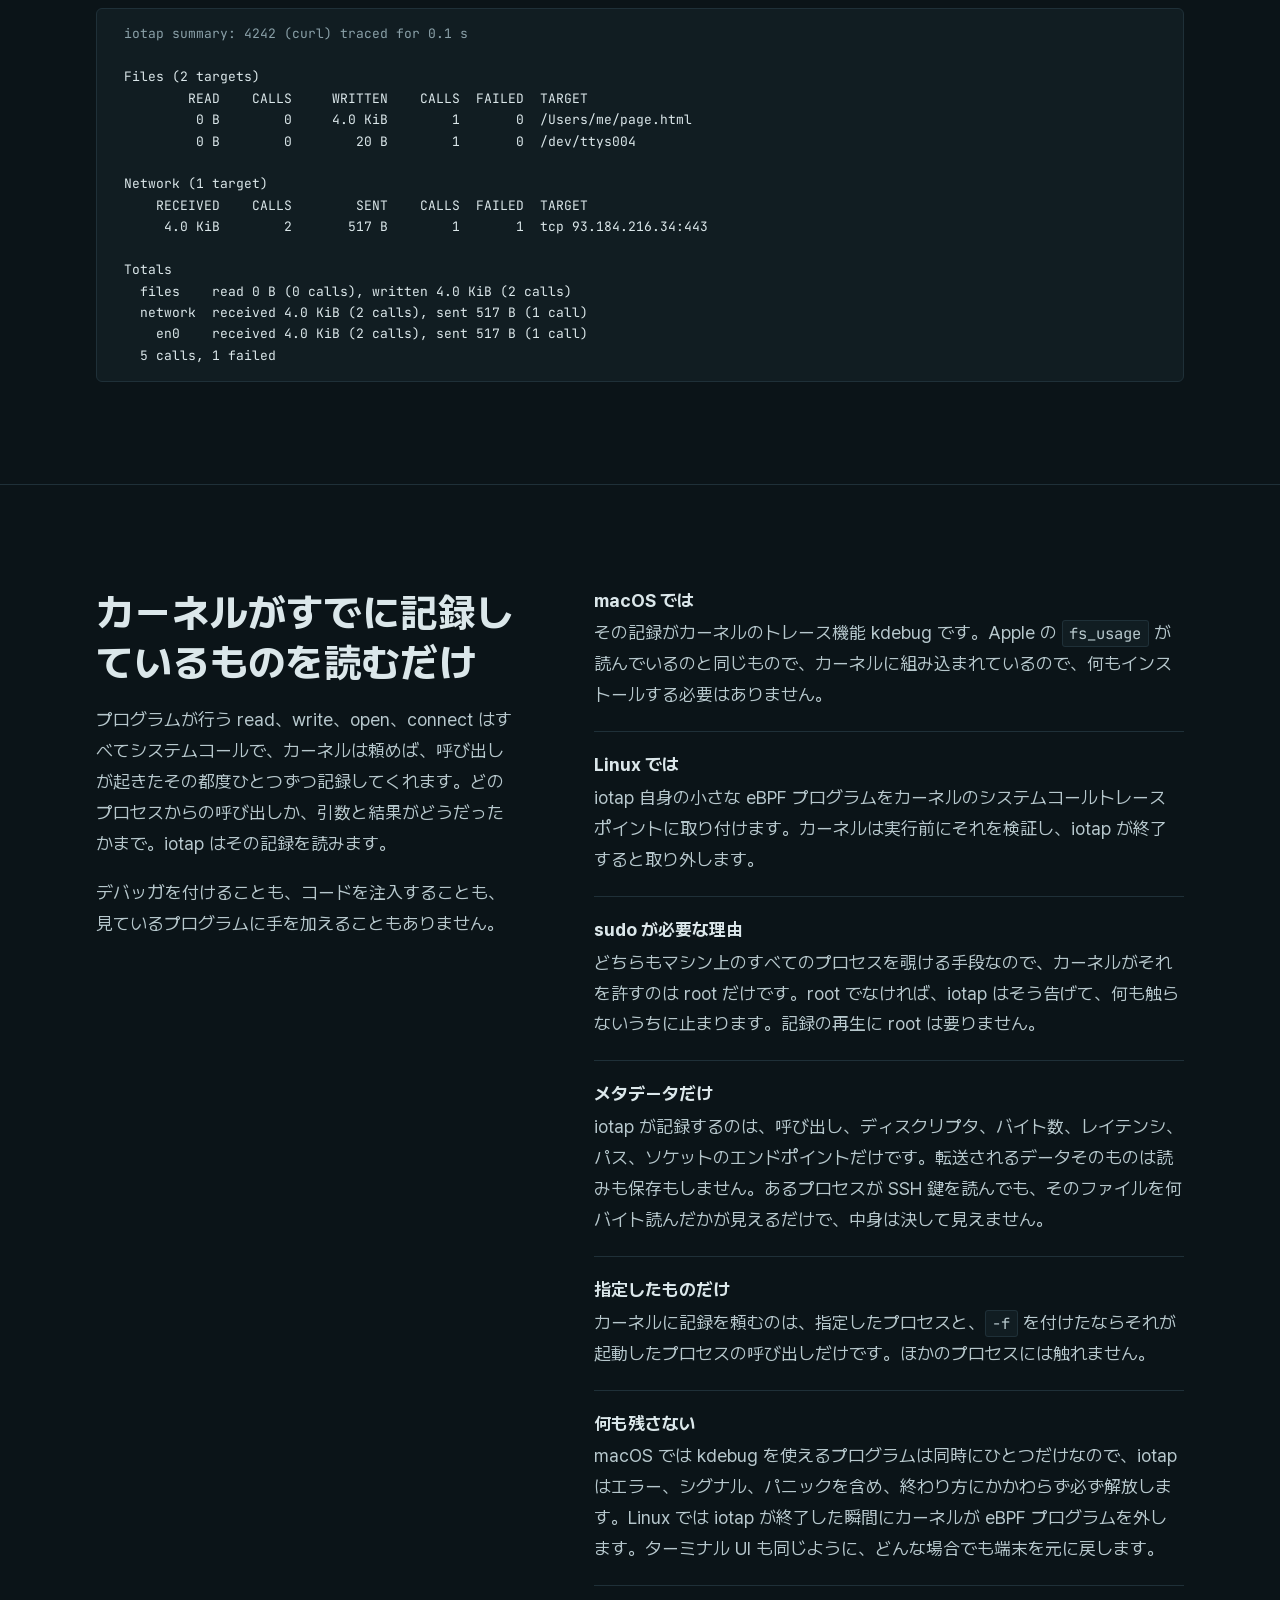
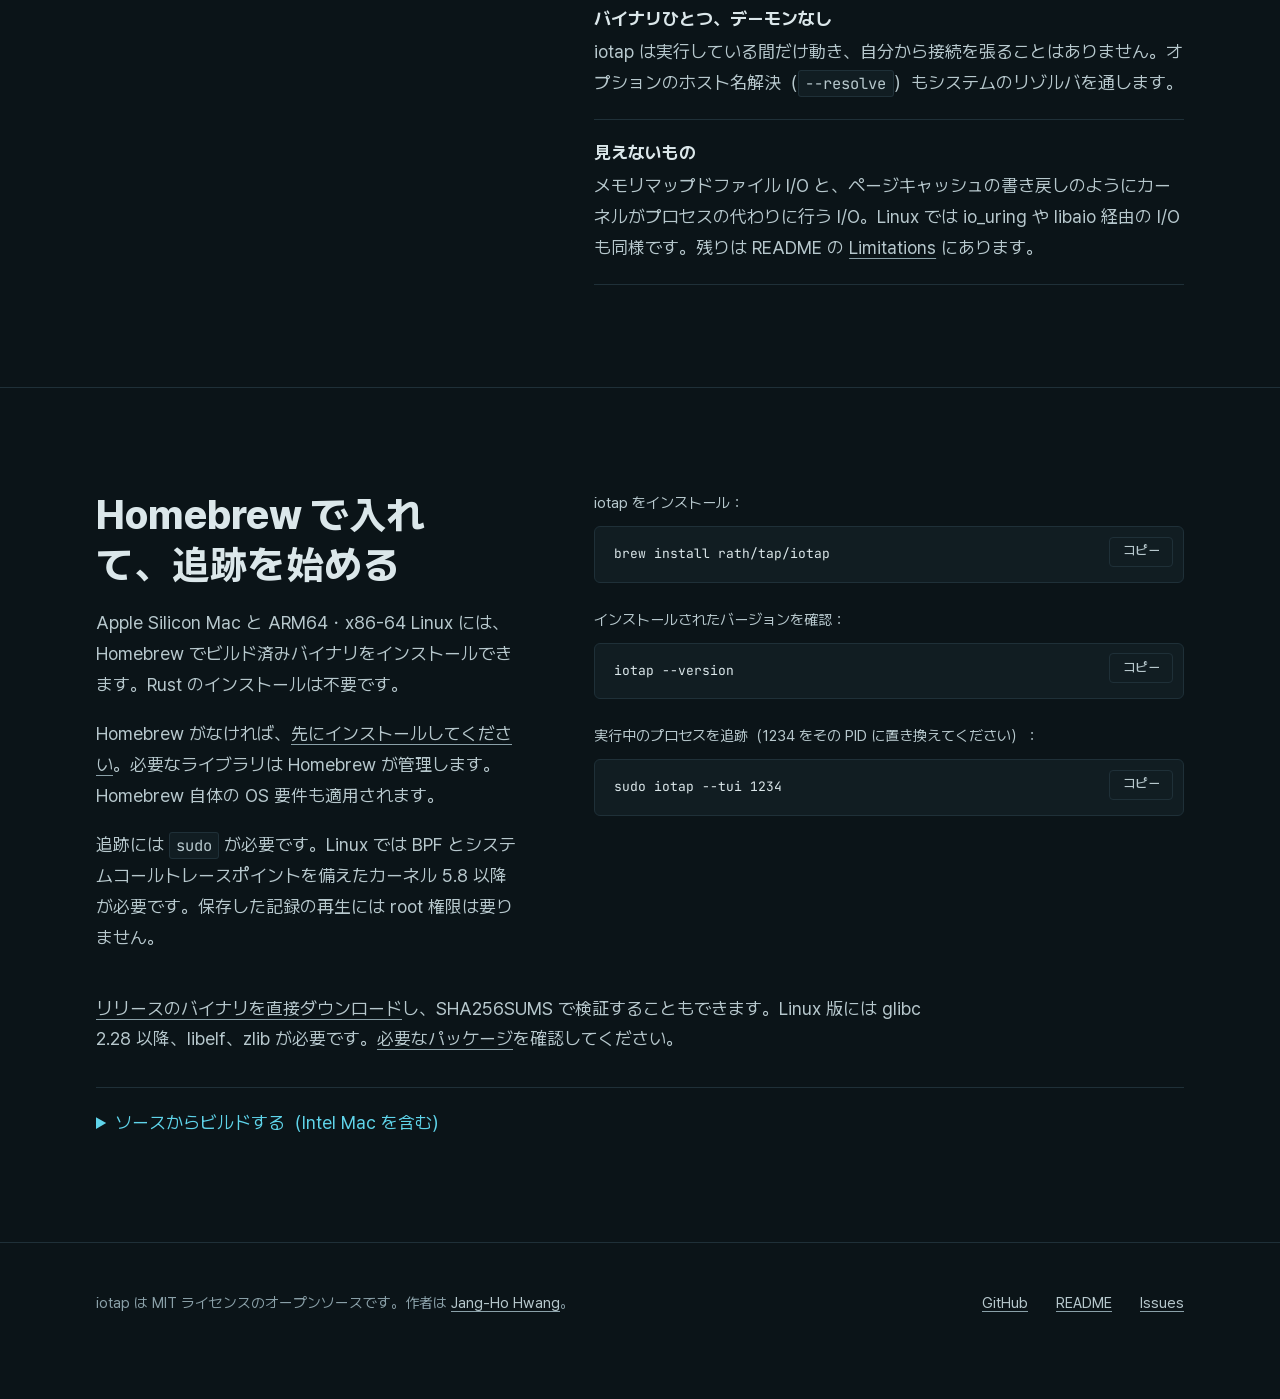
<file: docs/ja/index.html>
<!doctype html>
<html lang="ja">
<head>
  <meta charset="utf-8">
  <meta name="viewport" content="width=device-width, initial-scale=1">
  <title>iotap：プロセスのファイル・ネットワーク I/O をそのまま見る</title>
  <meta name="description" content="macOS と Linux 向けのコマンドラインツール。プロセスが行うすべての読み書きを、ファイルやアドレス、バイト数、レイテンシとともに表示し、ファイルごと・エンドポイントごとに集計します。">
  <meta name="robots" content="max-image-preview:large">
  <meta name="color-scheme" content="dark">
  <meta name="theme-color" content="#0b1418">
  <link rel="canonical" href="https://iotap.told.me/ja/">
  <link rel="alternate" hreflang="en" href="https://iotap.told.me/">
  <link rel="alternate" hreflang="ko" href="https://iotap.told.me/ko/">
  <link rel="alternate" hreflang="zh-Hans" href="https://iotap.told.me/zh/">
  <link rel="alternate" hreflang="ja" href="https://iotap.told.me/ja/">
  <link rel="alternate" hreflang="x-default" href="https://iotap.told.me/">
  <link rel="icon" href="../favicon.ico" sizes="48x48">
  <link rel="icon" href="../favicon.svg" type="image/svg+xml">
  <link rel="apple-touch-icon" href="../apple-touch-icon.png">
  <meta property="og:type" content="website">
  <meta property="og:site_name" content="iotap">
  <meta property="og:locale" content="ja_JP">
  <meta property="og:locale:alternate" content="en_US">
  <meta property="og:locale:alternate" content="ko_KR">
  <meta property="og:locale:alternate" content="zh_CN">
  <meta property="og:title" content="iotap：プロセスのファイル・ネットワーク I/O をそのまま見る">
  <meta property="og:description" content="プロセスが行うすべての読み書きを、ファイルやアドレス、バイト数、レイテンシとともに。macOS と Linux 向け。">
  <meta property="og:url" content="https://iotap.told.me/ja/">
  <meta property="og:image" content="https://iotap.told.me/assets/og-ja.jpg">
  <meta property="og:image:type" content="image/jpeg">
  <meta property="og:image:width" content="1200">
  <meta property="og:image:height" content="630">
  <meta property="og:image:alt" content="iotap の見出しと、その下に並ぶ数行の iotap 出力：sendto が 1 回と recvfrom が 2 回、それぞれのサイズとレイテンシ。">
  <meta name="twitter:card" content="summary_large_image">
  <meta name="twitter:image:alt" content="iotap の見出しと、その下に並ぶ数行の iotap 出力：sendto が 1 回と recvfrom が 2 回、それぞれのサイズとレイテンシ。">
  <script type="application/ld+json">
  {
    "@context": "https://schema.org",
    "@graph": [
      {
        "@type": "WebPage",
        "@id": "https://iotap.told.me/ja/#webpage",
        "url": "https://iotap.told.me/ja/",
        "name": "iotap：プロセスのファイル・ネットワーク I/O をそのまま見る",
        "inLanguage": "ja",
        "isPartOf": { "@id": "https://iotap.told.me/#website" },
        "about": { "@id": "https://iotap.told.me/#software" }
      },
      {
        "@type": "SoftwareApplication",
        "@id": "https://iotap.told.me/#software",
        "name": "iotap",
        "url": "https://iotap.told.me/",
        "description": "macOS と Linux 向けのコマンドラインツール。プロセスが行うすべての読み書きを、ファイルやアドレス、バイト数、レイテンシとともに表示し、ファイルごと・エンドポイントごとに集計します。",
        "applicationCategory": "DeveloperApplication",
        "operatingSystem": "macOS, Linux",
        "installUrl": "https://iotap.told.me/ja/#install",
        "image": "https://iotap.told.me/assets/og-ja.jpg",
        "license": "https://spdx.org/licenses/MIT.html",
        "isAccessibleForFree": true,
        "offers": { "@type": "Offer", "price": "0", "priceCurrency": "USD" },
        "sameAs": "https://github.com/rath/iotap",
        "author": { "@type": "Person", "name": "Jang-Ho Hwang", "url": "https://xrath.com" }
      }
    ]
  }
  </script>
  <link rel="preload" href="../assets/fonts/pretendard-jp-ja-wght.woff2" as="font" type="font/woff2" crossorigin>
  <link rel="preload" href="../assets/fonts/hubot-sans-latin-wdth.woff2" as="font" type="font/woff2" crossorigin>
  <script>document.documentElement.classList.add("js")</script>
  <link rel="stylesheet" href="../assets/site.css">
  <script src="../assets/site.js" defer></script>
</head>
<body>
  <a class="skip" href="#main">本文へ移動</a>

  <header class="wrap top">
    <a class="mark" href="./" aria-label="iotap、ホーム">
      <svg viewBox="0 0 32 32" aria-hidden="true" focusable="false">
        <path d="M2 21h28" stroke="#8aa0a8" stroke-width="2.5" stroke-linecap="round" fill="none"/>
        <path d="M16 4v17" stroke="#5fd4ea" stroke-width="2.5" stroke-linecap="round" fill="none"/>
        <circle cx="16" cy="21" r="4.2" fill="#5fd4ea"/>
      </svg>
      iotap
    </a>
    <div class="menus">
      <nav aria-label="セクション">
        <a class="opt" href="#why">なぜ必要か</a>
        <a href="#usage">使い方</a>
        <a href="#output">出力</a>
        <a class="opt" href="#how">仕組み</a>
        <a href="#install">インストール</a>
        <a href="https://github.com/rath/iotap">GitHub</a>
      </nav>
      <details class="lang">
        <summary aria-label="言語：日本語">
          <svg class="globe" viewBox="0 0 16 16" aria-hidden="true" focusable="false" fill="none" stroke="currentColor" stroke-width="1.3">
            <circle cx="8" cy="8" r="6.2"/>
            <path d="M1.8 8h12.4"/>
            <ellipse cx="8" cy="8" rx="2.9" ry="6.2"/>
          </svg>
          <span class="now" lang="ja">日本語</span>
          <svg class="caret" viewBox="0 0 10 6" aria-hidden="true" focusable="false" fill="none" stroke="currentColor" stroke-width="1.5">
            <path d="M1 1.2 5 4.8 9 1.2"/>
          </svg>
        </summary>
        <nav class="lang-menu" aria-label="言語">
          <a href="../" hreflang="en" lang="en">English</a>
          <a href="../ko/" hreflang="ko" lang="ko">한국어</a>
          <a href="../zh/" hreflang="zh-Hans" lang="zh-Hans">中文</a>
          <a href="./" hreflang="ja" lang="ja" aria-current="page">日本語</a>
        </nav>
      </details>
    </div>
  </header>

  <main id="main">
    <section class="wrap hero" aria-labelledby="title">
      <h1 id="title"><span class="phrase">そのプロセス、</span><span class="phrase">ファイルと</span><span class="phrase">ネットワークで</span><span class="phrase">本当は</span><span class="phrase">何を</span><span class="phrase">しているのか。</span></h1>
      <p class="lede">macOS と Linux でプロセスのファイル・ネットワーク I/O を追跡。パス、アドレス、バイト数、処理時間をリアルタイムで確認できます。</p>
      <div class="quick-install">
        <div class="cmd has-copy install-command">
          <pre id="brew-hero"><code>brew install rath/tap/iotap</code></pre>
          <button class="ghost" type="button" data-copy="brew-hero" data-copied="コピーしました" aria-label="Homebrew のインストールコマンドをコピー">コピー</button>
        </div>
        <p class="install-platforms">macOS（Apple Silicon）· Linux（ARM64 / x86_64）</p>
        <div class="install-links">
          <a href="#install">インストール方法</a>
          <a class="textlink" href="https://github.com/rath/iotap">GitHub で見る</a>
        </div>
      </div>

      <figure class="trace" id="trace">
        <div class="trace-bar">
          <span class="prompt"><span data-typed="sudo iotap curl">sudo iotap curl</span></span>
          <button class="ghost replay" id="replay" type="button">もう一度再生</button>
        </div>
        <div class="term" role="group" aria-label="sudo iotap curl の出力例" tabindex="0">
        <div class="ln dm" data-pause="420">iotap: tracing 4242 (curl); press Ctrl-C to stop</div>
        <div class="ln dm" data-pause="260">TIME                PID  OP               FD   REQUESTED      RESULT     LATENCY  TARGET</div>
        <div class="ln" data-pause="700" data-call="1">14:13:20.004541    4242  sendto            5         517         517    0.041 ms  tcp 192.168.1.20:61000 -&gt; 93.184.216.34:443</div>
        <div class="ln" data-pause="130" data-call="2">14:13:20.104625    4242  recvfrom          5       16384        4096    0.041 ms  tcp 192.168.1.20:61000 -&gt; 93.184.216.34:443</div>
        <div class="ln" data-pause="130" data-call="3">14:13:20.104708    4242  recvfrom          5       16384      EAGAIN    0.041 ms  tcp 192.168.1.20:61000 -&gt; 93.184.216.34:443</div>
        <div class="ln" data-pause="130" data-call="4">14:13:20.104791    4242  write             4        4096        4096    0.041 ms  /Users/me/page.html</div>
        <div class="ln" data-pause="520" data-call="5">14:13:20.104875    4242  write             1          20          20    0.041 ms  /dev/ttys004</div>
        <div class="ln dm" data-pause="0">iotap: 4242 (curl) exited</div>
        </div>
      </figure>

      <p class="trace-context">iotap は macOS と Linux で使えるコマンドラインツールです。プロセス ID か名前を渡すと、そのプロセスの読み書きをひとつ残らず、リアルタイムで表示します。どのファイルやリモートアドレスか、何バイトを要求して実際に何バイト行き来したか、呼び出しにどれだけかかったか、失敗したかどうかまで。止めると、ファイルごと・エンドポイントごとに集計します。</p>
      <p class="story-lead">上から順に読めば、これが <code>curl</code> 一回の一部始終です：</p>
      <ol class="story">
        <li tabindex="0" data-call="1">93.184.216.34 のポート 443 に 517 バイトのリクエストを送る。</li>
        <li tabindex="0" data-call="2">16 KiB を要求して、4 KiB を受け取る。</li>
        <li tabindex="0" data-call="3">もう一度要求するが、まだ何も届いていない：<code>EAGAIN</code>。</li>
        <li tabindex="0" data-call="4">その 4 KiB を <code>page.html</code> に書く。</li>
        <li tabindex="0" data-call="5">進捗 20 バイトを端末に書いて、終了。</li>
      </ol>
    </section>

    <section class="sec" id="why" aria-labelledby="why-title">
      <div class="wrap grid">
        <div class="say">
          <h2 id="why-title">よくあるツールは、それぞれ一部分しか見せてくれない</h2>
          <p>マシンの何かが忙しそうで、何のせいか知りたい。あるプロセスがディスクを読み書きし続けている、入れたばかりのアプリが頼んでもいないどこかと通信している、ビルドのある工程が遅くて I/O が怪しい、あるいはプログラムが何度もエラーになるので、どのファイルや接続でつまずいているのか見たい。そんなときがあります。</p>
          <p>iotap はその断片をひとつにまとめます。行き来したバイト、そのバイトの持ち主であるプロセス、そして行き先のファイルやエンドポイントを。</p>
        </div>
        <table class="tools">
          <caption class="vh">各ツールが見せるものと、見せないもの</caption>
          <thead>
            <tr><th scope="col">ツール</th><th scope="col">見せるもの</th><th scope="col">見せないもの</th></tr>
          </thead>
          <tbody>
            <tr><th scope="row">lsof, netstat</th><td data-label="見せるもの">いま開いているもの</td><td data-label="見せないもの">そこを通っているもの</td></tr>
            <tr><th scope="row">アクティビティモニタ, top</th><td data-label="見せるもの">バイト数</td><td data-label="見せないもの">その行き先</td></tr>
            <tr><th scope="row">パケットキャプチャ</th><td data-label="見せるもの">マシン全体のトラフィック</td><td data-label="見せないもの">どのプロセスのものか</td></tr>
            <tr><th scope="row">strace, fs_usage</th><td data-label="見せるもの">プロセスの呼び出し一つひとつ</td><td data-label="見せないもの">ファイルごと・エンドポイントごとの集計</td></tr>
            <tr class="us"><th scope="row">iotap</th><td data-label="見せるもの">指定したプロセスの読み書き一つひとつを、バイト数、レイテンシ、対象とともに。さらにファイルごと・エンドポイントごとの集計</td><td data-label="見せないもの">メモリマップド I/O。Linux では io_uring と libaio も</td></tr>
          </tbody>
        </table>
      </div>
    </section>

    <section class="sec" id="usage" aria-labelledby="usage-title">
      <div class="wrap grid">
        <div class="say">
          <h2 id="usage-title">何を見るかを選ぶ</h2>
          <p>対象はプロセス ID か名前です。名前を渡すと、プロセス名、実行ファイル名、最初の引数のいずれかが（大文字小文字を区別せず）一致する実行中のプロセスをすべて対象にし、あとからその名前で起動したプロセスも続けて追跡します。</p>
          <p><code>-f</code> を付けると、追跡中のプロセスが起動したプロセスも追跡します。開始時にすでに動いていたものも、あとから起動したものも。</p>
        </div>
        <div class="cmd">
          <pre><code>sudo iotap 1234                <span class="c"># プロセスを 1 つ</span>
sudo iotap Safari              <span class="c"># Safari のプロセスすべて、新しいものも</span>
sudo iotap -f make             <span class="c"># make と、make が起動するすべてのプロセス</span>
sudo iotap -i wlan0 firefox    <span class="c"># wlan0 を通るネットワーク I/O だけ</span>
sudo iotap -q -d 10 Finder     <span class="c"># 10 秒後に集計だけ</span></code></pre>
        </div>
      </div>
    </section>

    <section class="sec" id="output" aria-labelledby="output-title">
      <div class="wrap grid stack">
        <div class="say">
          <h2 id="output-title">ひとつのトレース、四つの読み方</h2>
          <p>イベントストリームは上で見たとおりです。追跡が終わると iotap が集計します。長く動くプロセスなら、ターミナル UI で同じ表をリアルタイムに見られます。JSON Lines にすれば <code>jq</code> に流したりログとして残したりでき、記録しておけば、あとから root なしで、どの形式でも再生できます。</p>
        </div>
        <div class="tabs">
          <div class="tablist" role="tablist" aria-label="トレースの読み方">
            <button class="tab" role="tab" type="button" id="tab-summary" aria-controls="panel-summary" aria-selected="true">集計</button>
            <button class="tab" role="tab" type="button" id="tab-tui" aria-controls="panel-tui" aria-selected="false" tabindex="-1">ターミナル UI</button>
            <button class="tab" role="tab" type="button" id="tab-json" aria-controls="panel-json" aria-selected="false" tabindex="-1">JSON Lines</button>
            <button class="tab" role="tab" type="button" id="tab-record" aria-controls="panel-record" aria-selected="false" tabindex="-1">記録</button>
          </div>

          <section class="panel" id="panel-summary" role="tabpanel" aria-labelledby="tab-summary">
            <h3>集計</h3>
            <p>Ctrl-C を押すか、プロセスが終了すると、iotap がファイルごと・エンドポイントごとに集計します。この例では、ネットワークトラフィックは 192.168.1.20 というアドレスを持つインターフェース en0 を通っています。</p>
            <div class="trace">
              <div class="term" role="group" aria-label="集計の例" tabindex="0">
        <div class="ln dm">iotap summary: 4242 (curl) traced for 0.1 s</div>
        <div class="ln"> </div>
        <div class="ln">Files (2 targets)</div>
        <div class="ln">        READ    CALLS     WRITTEN    CALLS  FAILED  TARGET</div>
        <div class="ln">         0 B        0     4.0 KiB        1       0  /Users/me/page.html</div>
        <div class="ln">         0 B        0        20 B        1       0  /dev/ttys004</div>
        <div class="ln"> </div>
        <div class="ln">Network (1 target)</div>
        <div class="ln">    RECEIVED    CALLS        SENT    CALLS  FAILED  TARGET</div>
        <div class="ln">     4.0 KiB        2       517 B        1       1  tcp 93.184.216.34:443</div>
        <div class="ln"> </div>
        <div class="ln">Totals</div>
        <div class="ln">  files    read 0 B (0 calls), written 4.0 KiB (2 calls)</div>
        <div class="ln">  network  received 4.0 KiB (2 calls), sent 517 B (1 call)</div>
        <div class="ln">    en0    received 4.0 KiB (2 calls), sent 517 B (1 call)</div>
        <div class="ln">  5 calls, 1 failed</div>
              </div>
            </div>
          </section>

          <section class="panel" id="panel-tui" role="tabpanel" aria-labelledby="tab-tui" data-later>
            <h3>ターミナル UI</h3>
            <p><code>--tui</code> は直近 1 秒と累計のスループットを上に表示し、その下にファイル、ネットワークエンドポイント、直近 10,000 件のイベントの三つのタブを並べます。下は、記録したダウンロードを再生したあとの Files タブです。</p>
            <div class="trace">
              <div class="term" role="group" aria-label="ターミナル UI、Files タブ" tabindex="0">
        <div class="ln"><span class="rev"> iotap </span> <span class="dm">4242 curl (exited)</span>                                                               0:00:12</div>
        <div class="ln">                FILE READ  FILE WRITTEN  NET RECEIVED      NET SENT</div>
        <div class="ln"> per second           0 B       1.2 MiB       1.2 MiB           0 B</div>
        <div class="ln"> total                0 B      14.1 MiB      14.1 MiB         517 B</div>
        <div class="ln ban"> End of the recording. Press q for the summary.</div>
        <div class="ln"><span class="rev"> 1 Files (2) </span>  2 Network (1)   3 Events (7,205)                                     sort: bytes</div>
        <div class="ln">       READ   CALLS    WRITTEN   CALLS FAILED IDLE TARGET</div>
        <div class="ln">        0 B       0   14.1 MiB    3601      0  &lt;1s /Users/me/big.iso</div>
        <div class="ln">        0 B       0       20 B       1      0  &lt;1s /dev/ttys004</div>
        <div class="ln"> </div>
        <div class="ln dm"> 4242 (curl) exited    q quit  s sort  p pause  i interfaces  r reset  ↑↓ select  enter details</div>
              </div>
            </div>
            <ul class="keys">
              <li><kbd>1</kbd> <kbd>2</kbd> <kbd>3</kbd> タブを切り替え</li>
              <li><kbd>s</kbd> バイト数、読み、書き、呼び出し回数、新しい順で並べ替え</li>
              <li><kbd>Enter</kbd> 選択した行の詳細</li>
              <li><kbd>p</kbd> 表示だけ止める。追跡は続く</li>
              <li><kbd>y</kbd> 選択したパスやアドレスをコピー</li>
              <li><kbd>i</kbd> ネットワークインターフェースごとのトラフィック</li>
              <li><kbd>q</kbd> 終了して集計を表示</li>
            </ul>
          </section>

          <section class="panel" id="panel-json" role="tabpanel" aria-labelledby="tab-json" data-later>
            <h3>JSON Lines</h3>
            <p><code>--json</code> はイベントを 1 行ずつ書き出します。時刻は Unix エポック基準のナノ秒、対象は小さなオブジェクトです。<code>jq</code> にパイプするか、そのままログとして残せます。下は 1 件のイベントを複数行に展開したものです。</p>
            <div class="trace">
              <div class="term" role="group" aria-label="JSON のイベント 1 件" tabindex="0">
        <div class="ln">{</div>
        <div class="ln">  <span class="k">"type"</span>: <span class="s">"event"</span>,</div>
        <div class="ln">  <span class="k">"time_ns"</span>: <span class="n">1790259200104708333</span>,</div>
        <div class="ln">  <span class="k">"pid"</span>: <span class="n">4242</span>,</div>
        <div class="ln">  <span class="k">"tid"</span>: <span class="n">2</span>,</div>
        <div class="ln">  <span class="k">"op"</span>: <span class="s">"recvfrom"</span>,</div>
        <div class="ln">  <span class="k">"dir"</span>: <span class="s">"read"</span>,</div>
        <div class="ln">  <span class="k">"syscall"</span>: <span class="s">"recvfrom"</span>,</div>
        <div class="ln">  <span class="k">"fd"</span>: <span class="n">5</span>,</div>
        <div class="ln">  <span class="k">"requested"</span>: <span class="n">16384</span>,</div>
        <div class="ln">  <span class="k">"bytes"</span>: <span class="z">null</span>,</div>
        <div class="ln">  <span class="k">"messages"</span>: <span class="z">null</span>,</div>
        <div class="ln">  <span class="k">"errno"</span>: <span class="n">35</span>,</div>
        <div class="ln">  <span class="k">"error"</span>: <span class="s">"EAGAIN"</span>,</div>
        <div class="ln">  <span class="k">"latency_ns"</span>: <span class="n">41666</span>,</div>
        <div class="ln">  <span class="k">"target"</span>: {</div>
        <div class="ln">    <span class="k">"kind"</span>: <span class="s">"socket"</span>,</div>
        <div class="ln">    <span class="k">"proto"</span>: <span class="s">"tcp"</span>,</div>
        <div class="ln">    <span class="k">"local"</span>: <span class="s">"192.168.1.20:61000"</span>,</div>
        <div class="ln">    <span class="k">"remote"</span>: <span class="s">"93.184.216.34:443"</span></div>
        <div class="ln">  },</div>
        <div class="ln">  <span class="k">"interface"</span>: <span class="s">"en0"</span>,</div>
        <div class="ln">  <span class="k">"resolved"</span>: <span class="s">"traced"</span></div>
        <div class="ln">}</div>
              </div>
            </div>
            <div class="cmd has-copy" style="margin-top: 1rem">
              <pre id="json-cmd"><code>sudo iotap --json curl | jq -c 'select(.type == "event")'</code></pre>
              <button class="ghost" type="button" data-copy="json-cmd" data-copied="コピーしました">コピー</button>
            </div>
          </section>

          <section class="panel" id="panel-record" role="tabpanel" aria-labelledby="tab-record" data-later>
            <h3>記録</h3>
            <p><code>--record FILE</code> でトレースをファイルに保存し、<code>--replay FILE</code> でそのファイルを同じ処理に通します。そのため、どの出力モードで再生しても、ライブ実行のときと同じ出力になります。記録にはパスとアドレスだけが含まれ、転送されたデータは含まれません。再生できるのは、記録したときと同じ OS だけです。</p>
            <div class="cmd has-copy">
              <pre id="record-cmd"><code>sudo iotap --net-only --record t.iotaprec 1234
iotap --replay t.iotaprec              <span class="c"># 同じ出力をもう一度、root なしで</span></code></pre>
              <button class="ghost" type="button" data-copy="record-cmd" data-copied="コピーしました">コピー</button>
            </div>
          </section>
        </div>
      </div>
    </section>

    <section class="sec" id="how" aria-labelledby="how-title">
      <div class="wrap grid">
        <div class="say">
          <h2 id="how-title">カーネルがすでに記録しているものを読むだけ</h2>
          <p>プログラムが行う read、write、open、connect はすべてシステムコールで、カーネルは頼めば、呼び出しが起きたその都度ひとつずつ記録してくれます。どのプロセスからの呼び出しか、引数と結果がどうだったかまで。iotap はその記録を読みます。</p>
          <p>デバッガを付けることも、コードを注入することも、見ているプログラムに手を加えることもありません。</p>
        </div>
        <dl class="facts">
          <div>
            <dt>macOS では</dt>
            <dd>その記録がカーネルのトレース機能 kdebug です。Apple の <code>fs_usage</code> が読んでいるのと同じもので、カーネルに組み込まれているので、何もインストールする必要はありません。</dd>
          </div>
          <div>
            <dt>Linux では</dt>
            <dd>iotap 自身の小さな eBPF プログラムをカーネルのシステムコールトレースポイントに取り付けます。カーネルは実行前にそれを検証し、iotap が終了すると取り外します。</dd>
          </div>
          <div>
            <dt>sudo が必要な理由</dt>
            <dd>どちらもマシン上のすべてのプロセスを覗ける手段なので、カーネルがそれを許すのは root だけです。root でなければ、iotap はそう告げて、何も触らないうちに止まります。記録の再生に root は要りません。</dd>
          </div>
          <div>
            <dt>メタデータだけ</dt>
            <dd>iotap が記録するのは、呼び出し、ディスクリプタ、バイト数、レイテンシ、パス、ソケットのエンドポイントだけです。転送されるデータそのものは読みも保存もしません。あるプロセスが SSH 鍵を読んでも、そのファイルを何バイト読んだかが見えるだけで、中身は決して見えません。</dd>
          </div>
          <div>
            <dt>指定したものだけ</dt>
            <dd>カーネルに記録を頼むのは、指定したプロセスと、<code>-f</code> を付けたならそれが起動したプロセスの呼び出しだけです。ほかのプロセスには触れません。</dd>
          </div>
          <div>
            <dt>何も残さない</dt>
            <dd>macOS では kdebug を使えるプログラムは同時にひとつだけなので、iotap はエラー、シグナル、パニックを含め、終わり方にかかわらず必ず解放します。Linux では iotap が終了した瞬間にカーネルが eBPF プログラムを外します。ターミナル UI も同じように、どんな場合でも端末を元に戻します。</dd>
          </div>
          <div>
            <dt>バイナリひとつ、デーモンなし</dt>
            <dd>iotap は実行している間だけ動き、自分から接続を張ることはありません。オプションのホスト名解決（<code>--resolve</code>）もシステムのリゾルバを通します。</dd>
          </div>
          <div>
            <dt>見えないもの</dt>
            <dd>メモリマップドファイル I/O と、ページキャッシュの書き戻しのようにカーネルがプロセスの代わりに行う I/O。Linux では io_uring や libaio 経由の I/O も同様です。残りは README の <a href="https://github.com/rath/iotap#limitations">Limitations</a> にあります。</dd>
          </div>
        </dl>
      </div>
    </section>

    <section class="sec" id="install" aria-labelledby="install-title">
      <div class="wrap">
        <div class="grid">
          <div class="say">
            <h2 id="install-title">Homebrew で入れて、追跡を始める</h2>
            <p>Apple Silicon Mac と ARM64・x86-64 Linux には、Homebrew でビルド済みバイナリをインストールできます。Rust のインストールは不要です。</p>
            <p>Homebrew がなければ、<a href="https://brew.sh/">先にインストールしてください</a>。必要なライブラリは Homebrew が管理します。Homebrew 自体の OS 要件も適用されます。</p>
            <p>追跡には <code>sudo</code> が必要です。Linux では BPF とシステムコールトレースポイントを備えたカーネル 5.8 以降が必要です。保存した記録の再生には root 権限は要りません。</p>
          </div>
          <div>
            <p class="note">iotap をインストール：</p>
            <div class="cmd has-copy">
              <pre id="brew-cmd"><code>brew install rath/tap/iotap</code></pre>
              <button class="ghost" type="button" data-copy="brew-cmd" data-copied="コピーしました">コピー</button>
            </div>
            <p class="note">インストールされたバージョンを確認：</p>
            <div class="cmd has-copy">
              <pre id="version-cmd"><code>iotap --version</code></pre>
              <button class="ghost" type="button" data-copy="version-cmd" data-copied="コピーしました">コピー</button>
            </div>
            <p class="note">実行中のプロセスを追跡（1234 をその PID に置き換えてください）：</p>
            <div class="cmd has-copy">
              <pre id="run-cmd"><code>sudo iotap --tui 1234</code></pre>
              <button class="ghost" type="button" data-copy="run-cmd" data-copied="コピーしました">コピー</button>
            </div>
          </div>
        </div>
        <p class="download-note"><a href="https://github.com/rath/iotap/releases/latest">リリースのバイナリを直接ダウンロード</a>し、SHA256SUMS で検証することもできます。Linux 版には glibc 2.28 以降、libelf、zlib が必要です。<a href="https://github.com/rath/iotap#install-and-update">必要なパッケージ</a>を確認してください。</p>
        <details class="source-install" id="source">
          <summary>ソースからビルドする（Intel Mac を含む）</summary>
          <div class="grid">
            <div class="say">
              <p>ソースからは macOS と、64 ビット Arm・x86-64 Linux 向けにビルドできます。</p>
              <p>ビルドには Rust 1.98.1 が必要で、<code>rust-toolchain.toml</code> がそのバージョンを選びます。macOS では Xcode Command Line Tools、Linux では clang、make、pkg-config、C コンパイラ、それに libelf と zlib の開発パッケージも必要です。</p>
            </div>
            <div>
              <p class="note">Debian や Ubuntu では、まずビルドに必要なパッケージを入れます：</p>
              <div class="cmd has-copy">
                <pre id="apt-cmd"><code>sudo apt install build-essential clang pkg-config \
  libelf-dev zlib1g-dev</code></pre>
                <button class="ghost" type="button" data-copy="apt-cmd" data-copied="コピーしました">コピー</button>
              </div>
              <p class="note">続いてビルドし、実行中のプロセスを追跡します：</p>
              <div class="cmd has-copy">
                <pre id="build-cmd"><code>git clone https://github.com/rath/iotap.git
cd iotap
cargo build --release --locked
sudo ./target/release/iotap 1234</code></pre>
                <button class="ghost" type="button" data-copy="build-cmd" data-copied="コピーしました">コピー</button>
              </div>
            </div>
          </div>
        </details>
      </div>
    </section>
  </main>

  <footer class="foot">
    <div class="wrap">
      <p>iotap は MIT ライセンスのオープンソースです。作者は <a rel="author" href="https://xrath.com">Jang-Ho Hwang</a>。</p>
      <nav aria-label="プロジェクトのリンク">
        <a href="https://github.com/rath/iotap">GitHub</a>
        <a href="https://github.com/rath/iotap#readme">README</a>
        <a href="https://github.com/rath/iotap/issues">Issues</a>
      </nav>
    </div>
  </footer>

  <p class="vh" id="status" role="status" aria-live="polite" data-copied="クリップボードにコピーしました"></p>
</body>
</html>
</file>
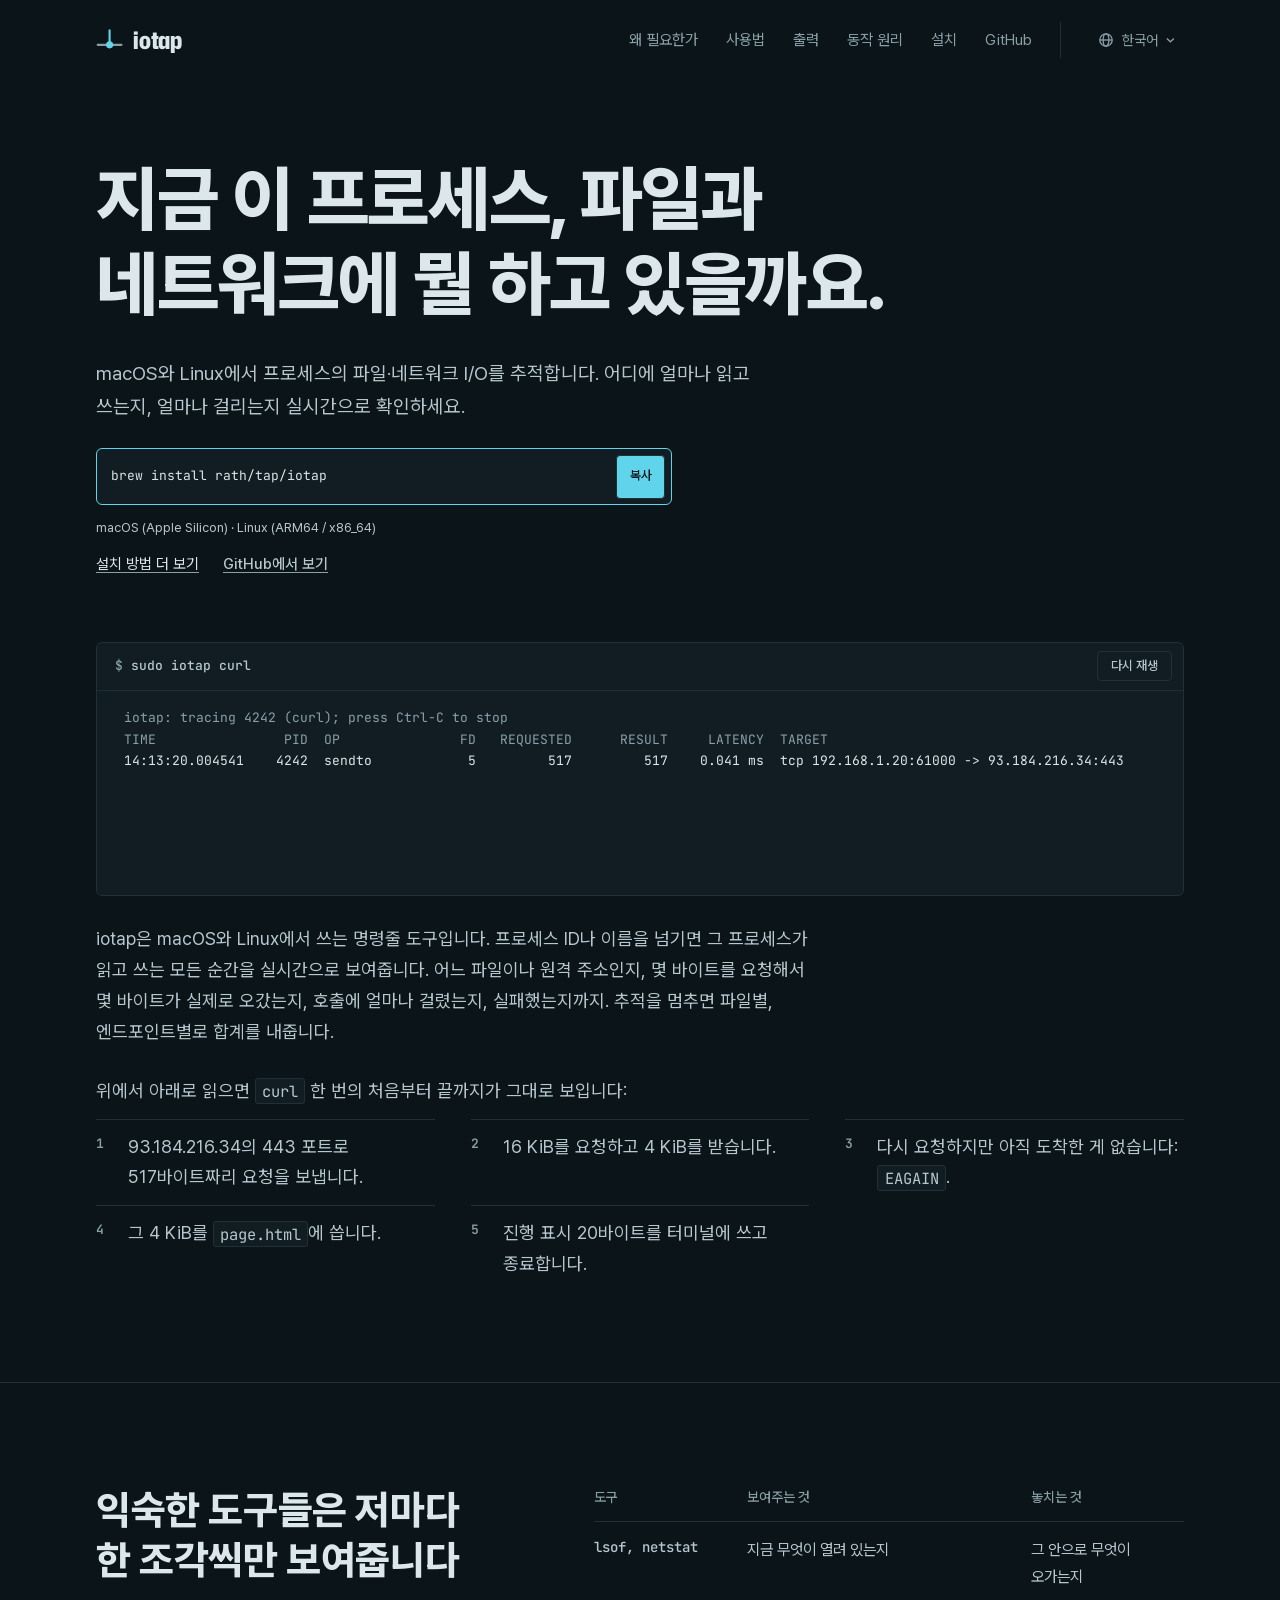
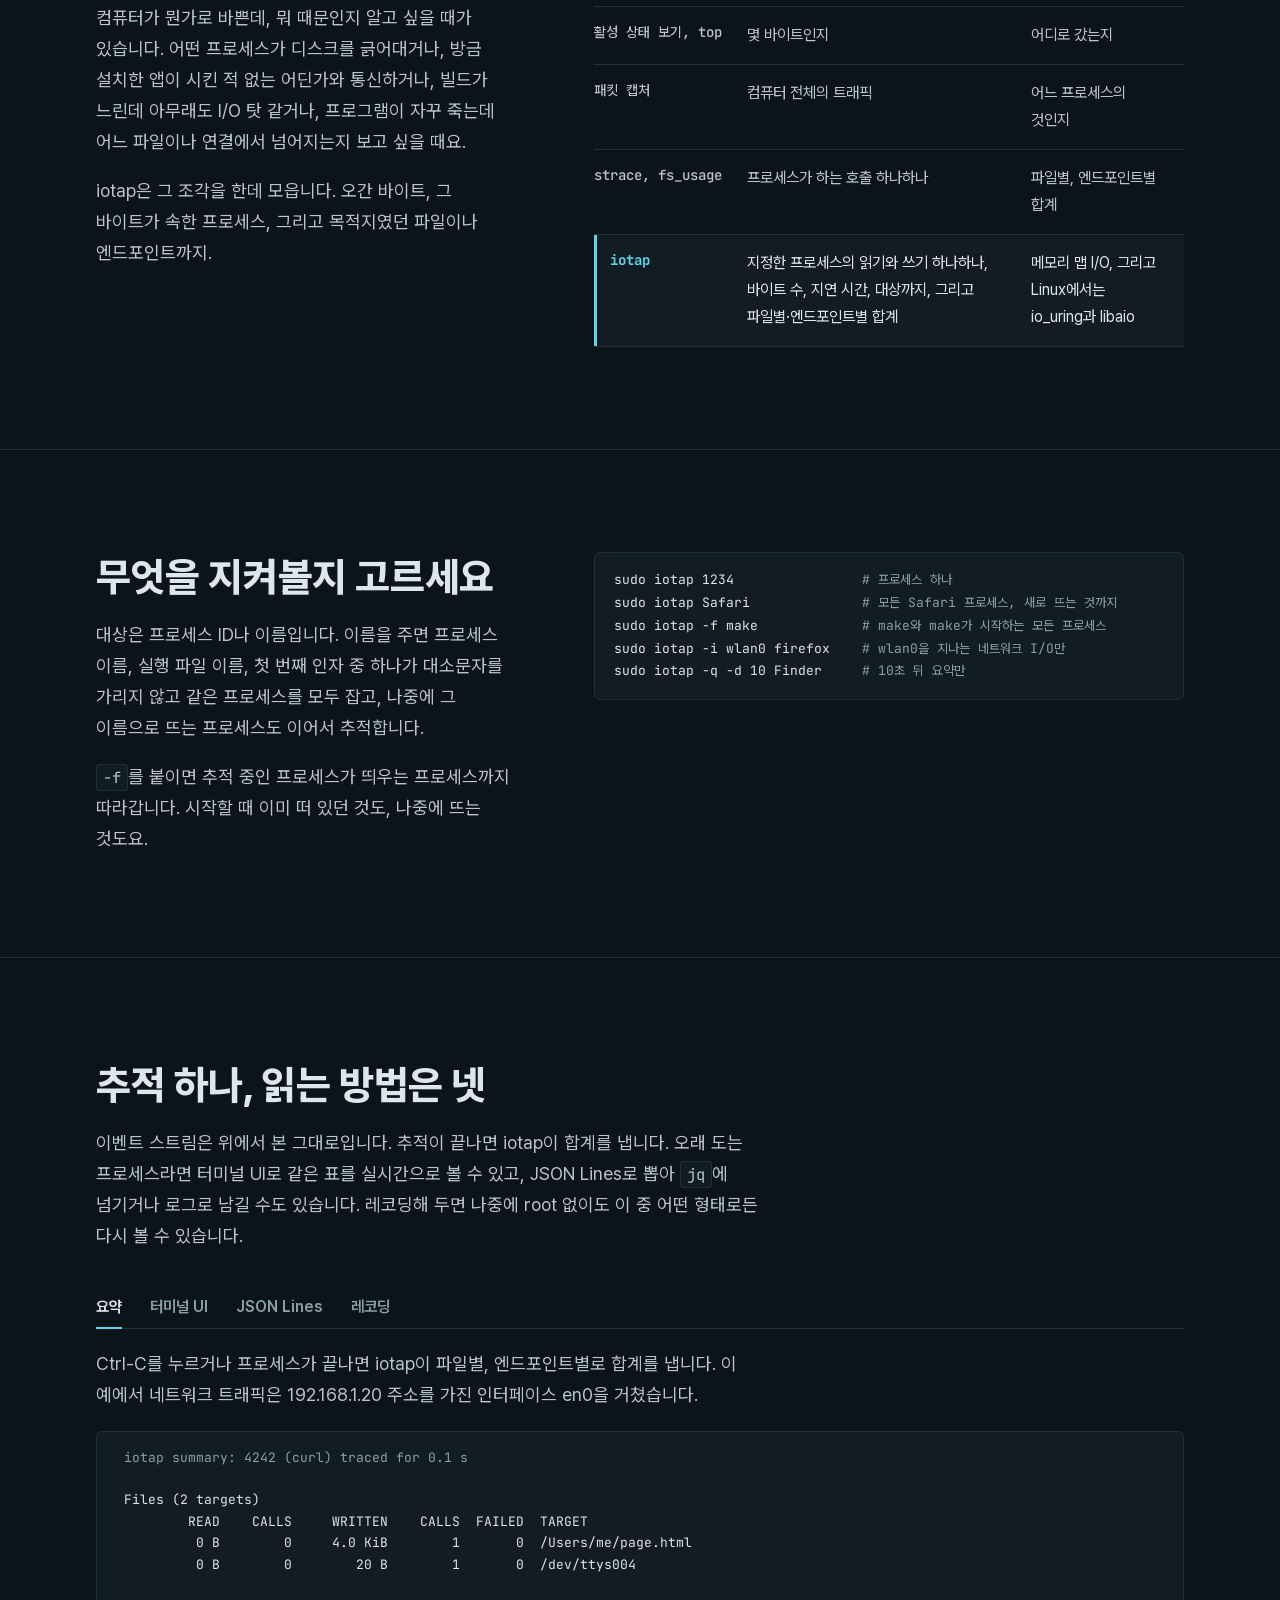
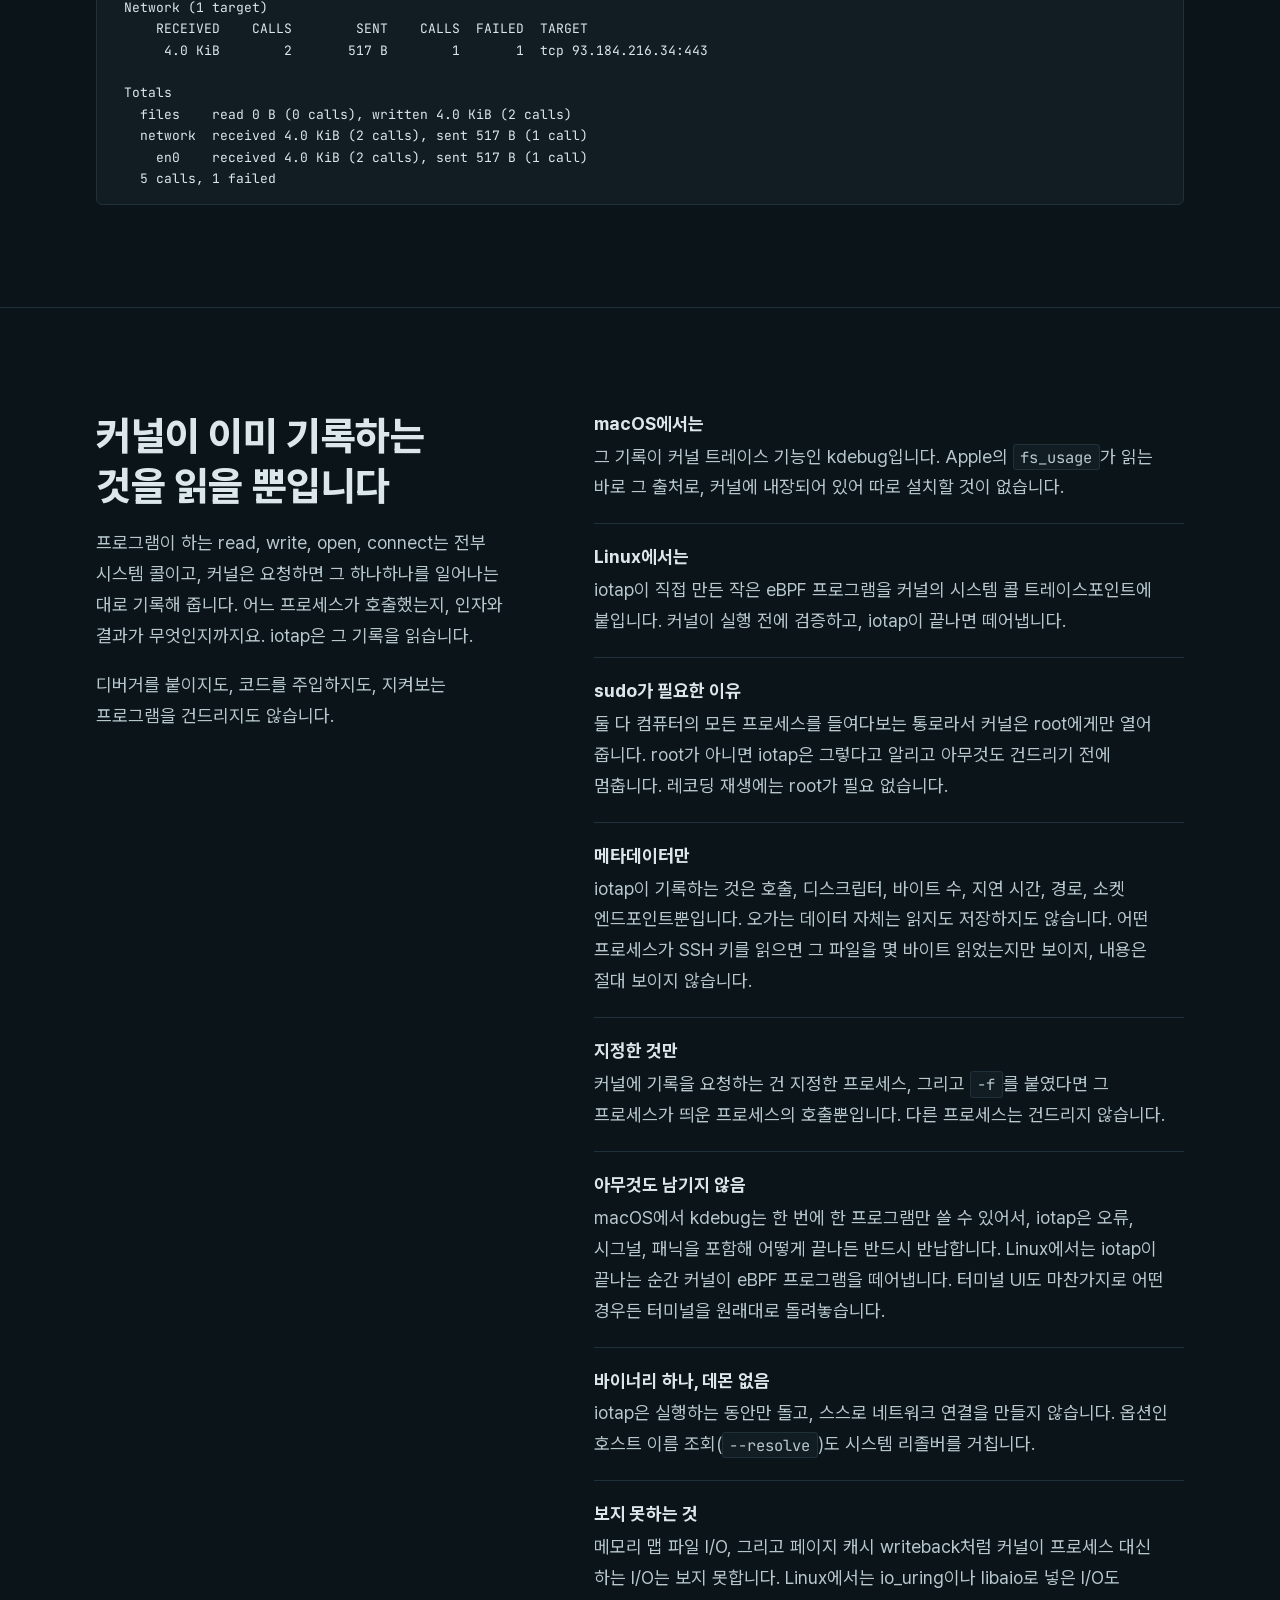
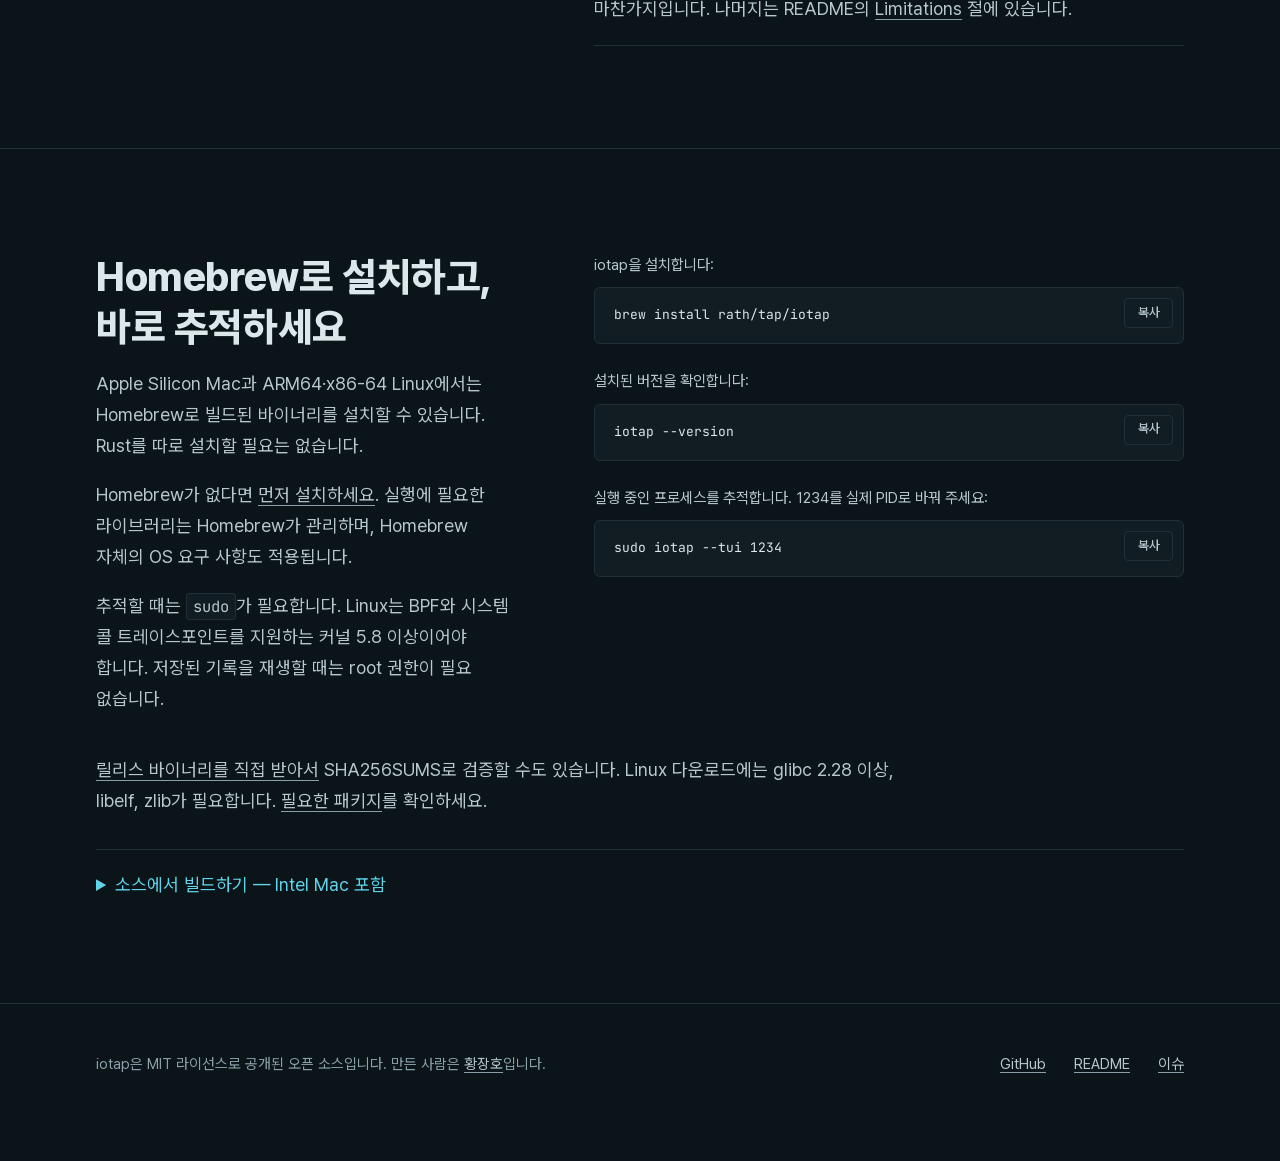
<file: docs/ko/index.html>
<!doctype html>
<html lang="ko">
<head>
  <meta charset="utf-8">
  <meta name="viewport" content="width=device-width, initial-scale=1">
  <title>iotap: 프로세스의 파일과 네트워크 I/O를 그대로 보기</title>
  <meta name="description" content="macOS와 Linux용 명령줄 도구. 프로세스의 모든 읽기와 쓰기를 파일이나 주소, 바이트 수, 지연 시간과 함께 보여주고, 파일별·엔드포인트별로 합계를 냅니다.">
  <meta name="robots" content="max-image-preview:large">
  <meta name="color-scheme" content="dark">
  <meta name="theme-color" content="#0b1418">
  <link rel="canonical" href="https://iotap.told.me/ko/">
  <link rel="alternate" hreflang="en" href="https://iotap.told.me/">
  <link rel="alternate" hreflang="ko" href="https://iotap.told.me/ko/">
  <link rel="alternate" hreflang="zh-Hans" href="https://iotap.told.me/zh/">
  <link rel="alternate" hreflang="ja" href="https://iotap.told.me/ja/">
  <link rel="alternate" hreflang="x-default" href="https://iotap.told.me/">
  <link rel="icon" href="../favicon.ico" sizes="48x48">
  <link rel="icon" href="../favicon.svg" type="image/svg+xml">
  <link rel="apple-touch-icon" href="../apple-touch-icon.png">
  <meta property="og:type" content="website">
  <meta property="og:site_name" content="iotap">
  <meta property="og:locale" content="ko_KR">
  <meta property="og:locale:alternate" content="en_US">
  <meta property="og:locale:alternate" content="zh_CN">
  <meta property="og:locale:alternate" content="ja_JP">
  <meta property="og:title" content="iotap: 프로세스의 파일과 네트워크 I/O를 그대로 보기">
  <meta property="og:description" content="프로세스의 모든 읽기와 쓰기를 파일이나 주소, 바이트 수, 지연 시간과 함께. macOS와 Linux용.">
  <meta property="og:url" content="https://iotap.told.me/ko/">
  <meta property="og:image" content="https://iotap.told.me/assets/og-ko.jpg">
  <meta property="og:image:type" content="image/jpeg">
  <meta property="og:image:width" content="1200">
  <meta property="og:image:height" content="630">
  <meta property="og:image:alt" content="iotap 사이트의 제목과 그 아래에 몇 줄의 iotap 출력: sendto 한 번과 recvfrom 두 번의 호출, 각각의 크기와 지연 시간.">
  <meta name="twitter:card" content="summary_large_image">
  <meta name="twitter:image:alt" content="iotap 사이트의 제목과 그 아래에 몇 줄의 iotap 출력: sendto 한 번과 recvfrom 두 번의 호출, 각각의 크기와 지연 시간.">
  <script type="application/ld+json">
  {
    "@context": "https://schema.org",
    "@graph": [
      {
        "@type": "WebPage",
        "@id": "https://iotap.told.me/ko/#webpage",
        "url": "https://iotap.told.me/ko/",
        "name": "iotap: 프로세스의 파일과 네트워크 I/O를 그대로 보기",
        "inLanguage": "ko",
        "isPartOf": { "@id": "https://iotap.told.me/#website" },
        "about": { "@id": "https://iotap.told.me/#software" }
      },
      {
        "@type": "SoftwareApplication",
        "@id": "https://iotap.told.me/#software",
        "name": "iotap",
        "url": "https://iotap.told.me/",
        "description": "macOS와 Linux용 명령줄 도구. 프로세스의 모든 읽기와 쓰기를 파일이나 주소, 바이트 수, 지연 시간과 함께 보여주고, 파일별·엔드포인트별로 합계를 냅니다.",
        "applicationCategory": "DeveloperApplication",
        "operatingSystem": "macOS, Linux",
        "installUrl": "https://iotap.told.me/ko/#install",
        "image": "https://iotap.told.me/assets/og-ko.jpg",
        "license": "https://spdx.org/licenses/MIT.html",
        "isAccessibleForFree": true,
        "offers": { "@type": "Offer", "price": "0", "priceCurrency": "USD" },
        "sameAs": "https://github.com/rath/iotap",
        "author": { "@type": "Person", "name": "Jang-Ho Hwang", "url": "https://xrath.com" }
      }
    ]
  }
  </script>
  <link rel="preload" href="../assets/fonts/pretendard-ko-wght.woff2" as="font" type="font/woff2" crossorigin>
  <link rel="preload" href="../assets/fonts/hubot-sans-latin-wdth.woff2" as="font" type="font/woff2" crossorigin>
  <script>document.documentElement.classList.add("js")</script>
  <link rel="stylesheet" href="../assets/site.css">
  <script src="../assets/site.js" defer></script>
</head>
<body>
  <a class="skip" href="#main">본문으로 건너뛰기</a>

  <header class="wrap top">
    <a class="mark" href="./" aria-label="iotap, 홈">
      <svg viewBox="0 0 32 32" aria-hidden="true" focusable="false">
        <path d="M2 21h28" stroke="#8aa0a8" stroke-width="2.5" stroke-linecap="round" fill="none"/>
        <path d="M16 4v17" stroke="#5fd4ea" stroke-width="2.5" stroke-linecap="round" fill="none"/>
        <circle cx="16" cy="21" r="4.2" fill="#5fd4ea"/>
      </svg>
      iotap
    </a>
    <div class="menus">
      <nav aria-label="섹션">
        <a class="opt" href="#why">왜 필요한가</a>
        <a href="#usage">사용법</a>
        <a href="#output">출력</a>
        <a class="opt" href="#how">동작 원리</a>
        <a href="#install">설치</a>
        <a href="https://github.com/rath/iotap">GitHub</a>
      </nav>
      <details class="lang">
        <summary aria-label="언어: 한국어">
          <svg class="globe" viewBox="0 0 16 16" aria-hidden="true" focusable="false" fill="none" stroke="currentColor" stroke-width="1.3">
            <circle cx="8" cy="8" r="6.2"/>
            <path d="M1.8 8h12.4"/>
            <ellipse cx="8" cy="8" rx="2.9" ry="6.2"/>
          </svg>
          <span class="now" lang="ko">한국어</span>
          <svg class="caret" viewBox="0 0 10 6" aria-hidden="true" focusable="false" fill="none" stroke="currentColor" stroke-width="1.5">
            <path d="M1 1.2 5 4.8 9 1.2"/>
          </svg>
        </summary>
        <nav class="lang-menu" aria-label="언어">
          <a href="../" hreflang="en" lang="en">English</a>
          <a href="./" hreflang="ko" lang="ko" aria-current="page">한국어</a>
          <a href="../zh/" hreflang="zh-Hans" lang="zh-Hans">中文</a>
          <a href="../ja/" hreflang="ja" lang="ja">日本語</a>
        </nav>
      </details>
    </div>
  </header>

  <main id="main">
    <section class="wrap hero" aria-labelledby="title">
      <h1 id="title">지금 이 프로세스, 파일과 네트워크에 뭘 하고 있을까요.</h1>
      <p class="lede">macOS와 Linux에서 프로세스의 파일·네트워크 I/O를 추적합니다. 어디에 얼마나 읽고 쓰는지, 얼마나 걸리는지 실시간으로 확인하세요.</p>
      <div class="quick-install">
        <div class="cmd has-copy install-command">
          <pre id="brew-hero"><code>brew install rath/tap/iotap</code></pre>
          <button class="ghost" type="button" data-copy="brew-hero" data-copied="복사됨" aria-label="Homebrew 설치 명령 복사">복사</button>
        </div>
        <p class="install-platforms">macOS (Apple Silicon) · Linux (ARM64 / x86_64)</p>
        <div class="install-links">
          <a href="#install">설치 방법 더 보기</a>
          <a class="textlink" href="https://github.com/rath/iotap">GitHub에서 보기</a>
        </div>
      </div>

      <figure class="trace" id="trace">
        <div class="trace-bar">
          <span class="prompt"><span data-typed="sudo iotap curl">sudo iotap curl</span></span>
          <button class="ghost replay" id="replay" type="button">다시 재생</button>
        </div>
        <div class="term" role="group" aria-label="sudo iotap curl의 출력 예시" tabindex="0">
        <div class="ln dm" data-pause="420">iotap: tracing 4242 (curl); press Ctrl-C to stop</div>
        <div class="ln dm" data-pause="260">TIME                PID  OP               FD   REQUESTED      RESULT     LATENCY  TARGET</div>
        <div class="ln" data-pause="700" data-call="1">14:13:20.004541    4242  sendto            5         517         517    0.041 ms  tcp 192.168.1.20:61000 -&gt; 93.184.216.34:443</div>
        <div class="ln" data-pause="130" data-call="2">14:13:20.104625    4242  recvfrom          5       16384        4096    0.041 ms  tcp 192.168.1.20:61000 -&gt; 93.184.216.34:443</div>
        <div class="ln" data-pause="130" data-call="3">14:13:20.104708    4242  recvfrom          5       16384      EAGAIN    0.041 ms  tcp 192.168.1.20:61000 -&gt; 93.184.216.34:443</div>
        <div class="ln" data-pause="130" data-call="4">14:13:20.104791    4242  write             4        4096        4096    0.041 ms  /Users/me/page.html</div>
        <div class="ln" data-pause="520" data-call="5">14:13:20.104875    4242  write             1          20          20    0.041 ms  /dev/ttys004</div>
        <div class="ln dm" data-pause="0">iotap: 4242 (curl) exited</div>
        </div>
      </figure>

      <p class="trace-context">iotap은 macOS와 Linux에서 쓰는 명령줄 도구입니다. 프로세스 ID나 이름을 넘기면 그 프로세스가 읽고 쓰는 모든 순간을 실시간으로 보여줍니다. 어느 파일이나 원격 주소인지, 몇 바이트를 요청해서 몇 바이트가 실제로 오갔는지, 호출에 얼마나 걸렸는지, 실패했는지까지. 추적을 멈추면 파일별, 엔드포인트별로 합계를 내줍니다.</p>
      <p class="story-lead">위에서 아래로 읽으면 <code>curl</code> 한 번의 처음부터 끝까지가 그대로 보입니다:</p>
      <ol class="story">
        <li tabindex="0" data-call="1">93.184.216.34의 443 포트로 517바이트짜리 요청을 보냅니다.</li>
        <li tabindex="0" data-call="2">16 KiB를 요청하고 4 KiB를 받습니다.</li>
        <li tabindex="0" data-call="3">다시 요청하지만 아직 도착한 게 없습니다: <code>EAGAIN</code>.</li>
        <li tabindex="0" data-call="4">그 4 KiB를 <code>page.html</code>에 씁니다.</li>
        <li tabindex="0" data-call="5">진행 표시 20바이트를 터미널에 쓰고 종료합니다.</li>
      </ol>
    </section>

    <section class="sec" id="why" aria-labelledby="why-title">
      <div class="wrap grid">
        <div class="say">
          <h2 id="why-title">익숙한 도구들은 저마다 한 조각씩만 보여줍니다</h2>
          <p>컴퓨터가 뭔가로 바쁜데, 뭐 때문인지 알고 싶을 때가 있습니다. 어떤 프로세스가 디스크를 긁어대거나, 방금 설치한 앱이 시킨 적 없는 어딘가와 통신하거나, 빌드가 느린데 아무래도 I/O 탓 같거나, 프로그램이 자꾸 죽는데 어느 파일이나 연결에서 넘어지는지 보고 싶을 때요.</p>
          <p>iotap은 그 조각을 한데 모읍니다. 오간 바이트, 그 바이트가 속한 프로세스, 그리고 목적지였던 파일이나 엔드포인트까지.</p>
        </div>
        <table class="tools">
          <caption class="vh">각 도구가 보여주는 것과 놓치는 것</caption>
          <thead>
            <tr><th scope="col">도구</th><th scope="col">보여주는 것</th><th scope="col">놓치는 것</th></tr>
          </thead>
          <tbody>
            <tr><th scope="row">lsof, netstat</th><td data-label="보여주는 것">지금 무엇이 열려 있는지</td><td data-label="놓치는 것">그 안으로 무엇이 오가는지</td></tr>
            <tr><th scope="row">활성 상태 보기, top</th><td data-label="보여주는 것">몇 바이트인지</td><td data-label="놓치는 것">어디로 갔는지</td></tr>
            <tr><th scope="row">패킷 캡처</th><td data-label="보여주는 것">컴퓨터 전체의 트래픽</td><td data-label="놓치는 것">어느 프로세스의 것인지</td></tr>
            <tr><th scope="row">strace, fs_usage</th><td data-label="보여주는 것">프로세스가 하는 호출 하나하나</td><td data-label="놓치는 것">파일별, 엔드포인트별 합계</td></tr>
            <tr class="us"><th scope="row">iotap</th><td data-label="보여주는 것">지정한 프로세스의 읽기와 쓰기 하나하나, 바이트 수, 지연 시간, 대상까지, 그리고 파일별·엔드포인트별 합계</td><td data-label="놓치는 것">메모리 맵 I/O, 그리고 Linux에서는 io_uring과 libaio</td></tr>
          </tbody>
        </table>
      </div>
    </section>

    <section class="sec" id="usage" aria-labelledby="usage-title">
      <div class="wrap grid">
        <div class="say">
          <h2 id="usage-title">무엇을 지켜볼지 고르세요</h2>
          <p>대상은 프로세스 ID나 이름입니다. 이름을 주면 프로세스 이름, 실행 파일 이름, 첫 번째 인자 중 하나가 대소문자를 가리지 않고 같은 프로세스를 모두 잡고, 나중에 그 이름으로 뜨는 프로세스도 이어서 추적합니다.</p>
          <p><code>-f</code>를 붙이면 추적 중인 프로세스가 띄우는 프로세스까지 따라갑니다. 시작할 때 이미 떠 있던 것도, 나중에 뜨는 것도요.</p>
        </div>
        <div class="cmd">
          <pre><code>sudo iotap 1234                <span class="c"># 프로세스 하나</span>
sudo iotap Safari              <span class="c"># 모든 Safari 프로세스, 새로 뜨는 것까지</span>
sudo iotap -f make             <span class="c"># make와 make가 시작하는 모든 프로세스</span>
sudo iotap -i wlan0 firefox    <span class="c"># wlan0을 지나는 네트워크 I/O만</span>
sudo iotap -q -d 10 Finder     <span class="c"># 10초 뒤 요약만</span></code></pre>
        </div>
      </div>
    </section>

    <section class="sec" id="output" aria-labelledby="output-title">
      <div class="wrap grid stack">
        <div class="say">
          <h2 id="output-title">추적 하나, 읽는 방법은 넷</h2>
          <p>이벤트 스트림은 위에서 본 그대로입니다. 추적이 끝나면 iotap이 합계를 냅니다. 오래 도는 프로세스라면 터미널 UI로 같은 표를 실시간으로 볼 수 있고, JSON Lines로 뽑아 <code>jq</code>에 넘기거나 로그로 남길 수도 있습니다. 레코딩해 두면 나중에 root 없이도 이 중 어떤 형태로든 다시 볼 수 있습니다.</p>
        </div>
        <div class="tabs">
          <div class="tablist" role="tablist" aria-label="추적을 읽는 방법">
            <button class="tab" role="tab" type="button" id="tab-summary" aria-controls="panel-summary" aria-selected="true">요약</button>
            <button class="tab" role="tab" type="button" id="tab-tui" aria-controls="panel-tui" aria-selected="false" tabindex="-1">터미널 UI</button>
            <button class="tab" role="tab" type="button" id="tab-json" aria-controls="panel-json" aria-selected="false" tabindex="-1">JSON Lines</button>
            <button class="tab" role="tab" type="button" id="tab-record" aria-controls="panel-record" aria-selected="false" tabindex="-1">레코딩</button>
          </div>

          <section class="panel" id="panel-summary" role="tabpanel" aria-labelledby="tab-summary">
            <h3>요약</h3>
            <p>Ctrl-C를 누르거나 프로세스가 끝나면 iotap이 파일별, 엔드포인트별로 합계를 냅니다. 이 예에서 네트워크 트래픽은 192.168.1.20 주소를 가진 인터페이스 en0을 거쳤습니다.</p>
            <div class="trace">
              <div class="term" role="group" aria-label="요약 예시" tabindex="0">
        <div class="ln dm">iotap summary: 4242 (curl) traced for 0.1 s</div>
        <div class="ln"> </div>
        <div class="ln">Files (2 targets)</div>
        <div class="ln">        READ    CALLS     WRITTEN    CALLS  FAILED  TARGET</div>
        <div class="ln">         0 B        0     4.0 KiB        1       0  /Users/me/page.html</div>
        <div class="ln">         0 B        0        20 B        1       0  /dev/ttys004</div>
        <div class="ln"> </div>
        <div class="ln">Network (1 target)</div>
        <div class="ln">    RECEIVED    CALLS        SENT    CALLS  FAILED  TARGET</div>
        <div class="ln">     4.0 KiB        2       517 B        1       1  tcp 93.184.216.34:443</div>
        <div class="ln"> </div>
        <div class="ln">Totals</div>
        <div class="ln">  files    read 0 B (0 calls), written 4.0 KiB (2 calls)</div>
        <div class="ln">  network  received 4.0 KiB (2 calls), sent 517 B (1 call)</div>
        <div class="ln">    en0    received 4.0 KiB (2 calls), sent 517 B (1 call)</div>
        <div class="ln">  5 calls, 1 failed</div>
              </div>
            </div>
          </section>

          <section class="panel" id="panel-tui" role="tabpanel" aria-labelledby="tab-tui" data-later>
            <h3>터미널 UI</h3>
            <p><code>--tui</code>는 직전 1초의 처리량과 누적 처리량을 맨 위에 보여주고, 그 아래에 파일, 네트워크 엔드포인트, 최근 이벤트 10,000개의 세 탭을 둡니다. 아래는 다운로드 레코딩을 재생한 뒤의 Files 탭입니다.</p>
            <div class="trace">
              <div class="term" role="group" aria-label="터미널 UI, Files 탭" tabindex="0">
        <div class="ln"><span class="rev"> iotap </span> <span class="dm">4242 curl (exited)</span>                                                               0:00:12</div>
        <div class="ln">                FILE READ  FILE WRITTEN  NET RECEIVED      NET SENT</div>
        <div class="ln"> per second           0 B       1.2 MiB       1.2 MiB           0 B</div>
        <div class="ln"> total                0 B      14.1 MiB      14.1 MiB         517 B</div>
        <div class="ln ban"> End of the recording. Press q for the summary.</div>
        <div class="ln"><span class="rev"> 1 Files (2) </span>  2 Network (1)   3 Events (7,205)                                     sort: bytes</div>
        <div class="ln">       READ   CALLS    WRITTEN   CALLS FAILED IDLE TARGET</div>
        <div class="ln">        0 B       0   14.1 MiB    3601      0  &lt;1s /Users/me/big.iso</div>
        <div class="ln">        0 B       0       20 B       1      0  &lt;1s /dev/ttys004</div>
        <div class="ln"> </div>
        <div class="ln dm"> 4242 (curl) exited    q quit  s sort  p pause  i interfaces  r reset  ↑↓ select  enter details</div>
              </div>
            </div>
            <ul class="keys">
              <li><kbd>1</kbd> <kbd>2</kbd> <kbd>3</kbd> 탭 전환</li>
              <li><kbd>s</kbd> 바이트, 읽기, 쓰기, 호출 수, 최근 순으로 정렬</li>
              <li><kbd>Enter</kbd> 선택한 행의 상세 정보</li>
              <li><kbd>p</kbd> 화면만 멈춤, 추적은 계속</li>
              <li><kbd>y</kbd> 선택한 경로나 주소 복사</li>
              <li><kbd>i</kbd> 네트워크 인터페이스별 트래픽</li>
              <li><kbd>q</kbd> 종료하고 요약 출력</li>
            </ul>
          </section>

          <section class="panel" id="panel-json" role="tabpanel" aria-labelledby="tab-json" data-later>
            <h3>JSON Lines</h3>
            <p><code>--json</code>은 이벤트 하나를 한 줄씩 씁니다. 시각은 Unix epoch 기준 나노초, 대상은 작은 객체입니다. <code>jq</code>로 파이프하거나 그대로 로그로 남기면 됩니다. 아래는 이벤트 하나를 여러 줄로 펼친 모습입니다.</p>
            <div class="trace">
              <div class="term" role="group" aria-label="JSON으로 된 이벤트 하나" tabindex="0">
        <div class="ln">{</div>
        <div class="ln">  <span class="k">"type"</span>: <span class="s">"event"</span>,</div>
        <div class="ln">  <span class="k">"time_ns"</span>: <span class="n">1790259200104708333</span>,</div>
        <div class="ln">  <span class="k">"pid"</span>: <span class="n">4242</span>,</div>
        <div class="ln">  <span class="k">"tid"</span>: <span class="n">2</span>,</div>
        <div class="ln">  <span class="k">"op"</span>: <span class="s">"recvfrom"</span>,</div>
        <div class="ln">  <span class="k">"dir"</span>: <span class="s">"read"</span>,</div>
        <div class="ln">  <span class="k">"syscall"</span>: <span class="s">"recvfrom"</span>,</div>
        <div class="ln">  <span class="k">"fd"</span>: <span class="n">5</span>,</div>
        <div class="ln">  <span class="k">"requested"</span>: <span class="n">16384</span>,</div>
        <div class="ln">  <span class="k">"bytes"</span>: <span class="z">null</span>,</div>
        <div class="ln">  <span class="k">"messages"</span>: <span class="z">null</span>,</div>
        <div class="ln">  <span class="k">"errno"</span>: <span class="n">35</span>,</div>
        <div class="ln">  <span class="k">"error"</span>: <span class="s">"EAGAIN"</span>,</div>
        <div class="ln">  <span class="k">"latency_ns"</span>: <span class="n">41666</span>,</div>
        <div class="ln">  <span class="k">"target"</span>: {</div>
        <div class="ln">    <span class="k">"kind"</span>: <span class="s">"socket"</span>,</div>
        <div class="ln">    <span class="k">"proto"</span>: <span class="s">"tcp"</span>,</div>
        <div class="ln">    <span class="k">"local"</span>: <span class="s">"192.168.1.20:61000"</span>,</div>
        <div class="ln">    <span class="k">"remote"</span>: <span class="s">"93.184.216.34:443"</span></div>
        <div class="ln">  },</div>
        <div class="ln">  <span class="k">"interface"</span>: <span class="s">"en0"</span>,</div>
        <div class="ln">  <span class="k">"resolved"</span>: <span class="s">"traced"</span></div>
        <div class="ln">}</div>
              </div>
            </div>
            <div class="cmd has-copy" style="margin-top: 1rem">
              <pre id="json-cmd"><code>sudo iotap --json curl | jq -c 'select(.type == "event")'</code></pre>
              <button class="ghost" type="button" data-copy="json-cmd" data-copied="복사됨">복사</button>
            </div>
          </section>

          <section class="panel" id="panel-record" role="tabpanel" aria-labelledby="tab-record" data-later>
            <h3>레코딩</h3>
            <p><code>--record FILE</code>은 추적을 파일로 저장하고, <code>--replay FILE</code>은 그 파일을 같은 처리 과정에 다시 넣습니다. 그래서 어떤 출력 모드로 재생하든 실시간으로 실행했을 때와 똑같은 출력이 나옵니다. 레코딩에는 경로와 주소만 담기고 전송된 데이터는 담기지 않으며, 레코딩한 운영체제에서만 재생됩니다.</p>
            <div class="cmd has-copy">
              <pre id="record-cmd"><code>sudo iotap --net-only --record t.iotaprec 1234
iotap --replay t.iotaprec              <span class="c"># 같은 출력을 다시, root 없이</span></code></pre>
              <button class="ghost" type="button" data-copy="record-cmd" data-copied="복사됨">복사</button>
            </div>
          </section>
        </div>
      </div>
    </section>

    <section class="sec" id="how" aria-labelledby="how-title">
      <div class="wrap grid">
        <div class="say">
          <h2 id="how-title">커널이 이미 기록하는 것을 읽을 뿐입니다</h2>
          <p>프로그램이 하는 read, write, open, connect는 전부 시스템 콜이고, 커널은 요청하면 그 하나하나를 일어나는 대로 기록해 줍니다. 어느 프로세스가 호출했는지, 인자와 결과가 무엇인지까지요. iotap은 그 기록을 읽습니다.</p>
          <p>디버거를 붙이지도, 코드를 주입하지도, 지켜보는 프로그램을 건드리지도 않습니다.</p>
        </div>
        <dl class="facts">
          <div>
            <dt>macOS에서는</dt>
            <dd>그 기록이 커널 트레이스 기능인 kdebug입니다. Apple의 <code>fs_usage</code>가 읽는 바로 그 출처로, 커널에 내장되어 있어 따로 설치할 것이 없습니다.</dd>
          </div>
          <div>
            <dt>Linux에서는</dt>
            <dd>iotap이 직접 만든 작은 eBPF 프로그램을 커널의 시스템 콜 트레이스포인트에 붙입니다. 커널이 실행 전에 검증하고, iotap이 끝나면 떼어냅니다.</dd>
          </div>
          <div>
            <dt>sudo가 필요한 이유</dt>
            <dd>둘 다 컴퓨터의 모든 프로세스를 들여다보는 통로라서 커널은 root에게만 열어 줍니다. root가 아니면 iotap은 그렇다고 알리고 아무것도 건드리기 전에 멈춥니다. 레코딩 재생에는 root가 필요 없습니다.</dd>
          </div>
          <div>
            <dt>메타데이터만</dt>
            <dd>iotap이 기록하는 것은 호출, 디스크립터, 바이트 수, 지연 시간, 경로, 소켓 엔드포인트뿐입니다. 오가는 데이터 자체는 읽지도 저장하지도 않습니다. 어떤 프로세스가 SSH 키를 읽으면 그 파일을 몇 바이트 읽었는지만 보이지, 내용은 절대 보이지 않습니다.</dd>
          </div>
          <div>
            <dt>지정한 것만</dt>
            <dd>커널에 기록을 요청하는 건 지정한 프로세스, 그리고 <code>-f</code>를 붙였다면 그 프로세스가 띄운 프로세스의 호출뿐입니다. 다른 프로세스는 건드리지 않습니다.</dd>
          </div>
          <div>
            <dt>아무것도 남기지 않음</dt>
            <dd>macOS에서 kdebug는 한 번에 한 프로그램만 쓸 수 있어서, iotap은 오류, 시그널, 패닉을 포함해 어떻게 끝나든 반드시 반납합니다. Linux에서는 iotap이 끝나는 순간 커널이 eBPF 프로그램을 떼어냅니다. 터미널 UI도 마찬가지로 어떤 경우든 터미널을 원래대로 돌려놓습니다.</dd>
          </div>
          <div>
            <dt>바이너리 하나, 데몬 없음</dt>
            <dd>iotap은 실행하는 동안만 돌고, 스스로 네트워크 연결을 만들지 않습니다. 옵션인 호스트 이름 조회(<code>--resolve</code>)도 시스템 리졸버를 거칩니다.</dd>
          </div>
          <div>
            <dt>보지 못하는 것</dt>
            <dd>메모리 맵 파일 I/O, 그리고 페이지 캐시 writeback처럼 커널이 프로세스 대신 하는 I/O는 보지 못합니다. Linux에서는 io_uring이나 libaio로 넣은 I/O도 마찬가지입니다. 나머지는 README의 <a href="https://github.com/rath/iotap#limitations">Limitations</a> 절에 있습니다.</dd>
          </div>
        </dl>
      </div>
    </section>

    <section class="sec" id="install" aria-labelledby="install-title">
      <div class="wrap">
        <div class="grid">
          <div class="say">
            <h2 id="install-title">Homebrew로 설치하고, 바로 추적하세요</h2>
            <p>Apple Silicon Mac과 ARM64·x86-64 Linux에서는 Homebrew로 빌드된 바이너리를 설치할 수 있습니다. Rust를 따로 설치할 필요는 없습니다.</p>
            <p>Homebrew가 없다면 <a href="https://brew.sh/">먼저 설치하세요</a>. 실행에 필요한 라이브러리는 Homebrew가 관리하며, Homebrew 자체의 OS 요구 사항도 적용됩니다.</p>
            <p>추적할 때는 <code>sudo</code>가 필요합니다. Linux는 BPF와 시스템 콜 트레이스포인트를 지원하는 커널 5.8 이상이어야 합니다. 저장된 기록을 재생할 때는 root 권한이 필요 없습니다.</p>
          </div>
          <div>
            <p class="note">iotap을 설치합니다:</p>
            <div class="cmd has-copy">
              <pre id="brew-cmd"><code>brew install rath/tap/iotap</code></pre>
              <button class="ghost" type="button" data-copy="brew-cmd" data-copied="복사됨">복사</button>
            </div>
            <p class="note">설치된 버전을 확인합니다:</p>
            <div class="cmd has-copy">
              <pre id="version-cmd"><code>iotap --version</code></pre>
              <button class="ghost" type="button" data-copy="version-cmd" data-copied="복사됨">복사</button>
            </div>
            <p class="note">실행 중인 프로세스를 추적합니다. 1234를 실제 PID로 바꿔 주세요:</p>
            <div class="cmd has-copy">
              <pre id="run-cmd"><code>sudo iotap --tui 1234</code></pre>
              <button class="ghost" type="button" data-copy="run-cmd" data-copied="복사됨">복사</button>
            </div>
          </div>
        </div>
        <p class="download-note"><a href="https://github.com/rath/iotap/releases/latest">릴리스 바이너리를 직접 받아서</a> SHA256SUMS로 검증할 수도 있습니다. Linux 다운로드에는 glibc 2.28 이상, libelf, zlib가 필요합니다. <a href="https://github.com/rath/iotap#install-and-update">필요한 패키지</a>를 확인하세요.</p>
        <details class="source-install" id="source">
          <summary>소스에서 빌드하기 — Intel Mac 포함</summary>
          <div class="grid">
            <div class="say">
              <p>소스 빌드는 macOS와 64비트 Arm·x86-64 Linux를 지원합니다.</p>
              <p>빌드에는 Rust 1.98.1이 필요하고, <code>rust-toolchain.toml</code>이 그 버전을 골라 줍니다. macOS에서는 Xcode Command Line Tools가, Linux에서는 clang, make, pkg-config, C 컴파일러, libelf와 zlib 개발 패키지가 추가로 필요합니다.</p>
            </div>
            <div>
              <p class="note">Debian이나 Ubuntu라면 먼저 빌드에 필요한 패키지를 설치합니다:</p>
              <div class="cmd has-copy">
                <pre id="apt-cmd"><code>sudo apt install build-essential clang pkg-config \
  libelf-dev zlib1g-dev</code></pre>
                <button class="ghost" type="button" data-copy="apt-cmd" data-copied="복사됨">복사</button>
              </div>
              <p class="note">그다음 빌드하고 실행 중인 프로세스를 추적합니다:</p>
              <div class="cmd has-copy">
                <pre id="build-cmd"><code>git clone https://github.com/rath/iotap.git
cd iotap
cargo build --release --locked
sudo ./target/release/iotap 1234</code></pre>
                <button class="ghost" type="button" data-copy="build-cmd" data-copied="복사됨">복사</button>
              </div>
            </div>
          </div>
        </details>
      </div>
    </section>
  </main>

  <footer class="foot">
    <div class="wrap">
      <p>iotap은 MIT 라이선스로 공개된 오픈 소스입니다. 만든 사람은 <a rel="author" href="https://xrath.com">황장호</a>입니다.</p>
      <nav aria-label="프로젝트 링크">
        <a href="https://github.com/rath/iotap">GitHub</a>
        <a href="https://github.com/rath/iotap#readme">README</a>
        <a href="https://github.com/rath/iotap/issues">이슈</a>
      </nav>
    </div>
  </footer>

  <p class="vh" id="status" role="status" aria-live="polite" data-copied="클립보드에 복사했습니다"></p>
</body>
</html>
</file>
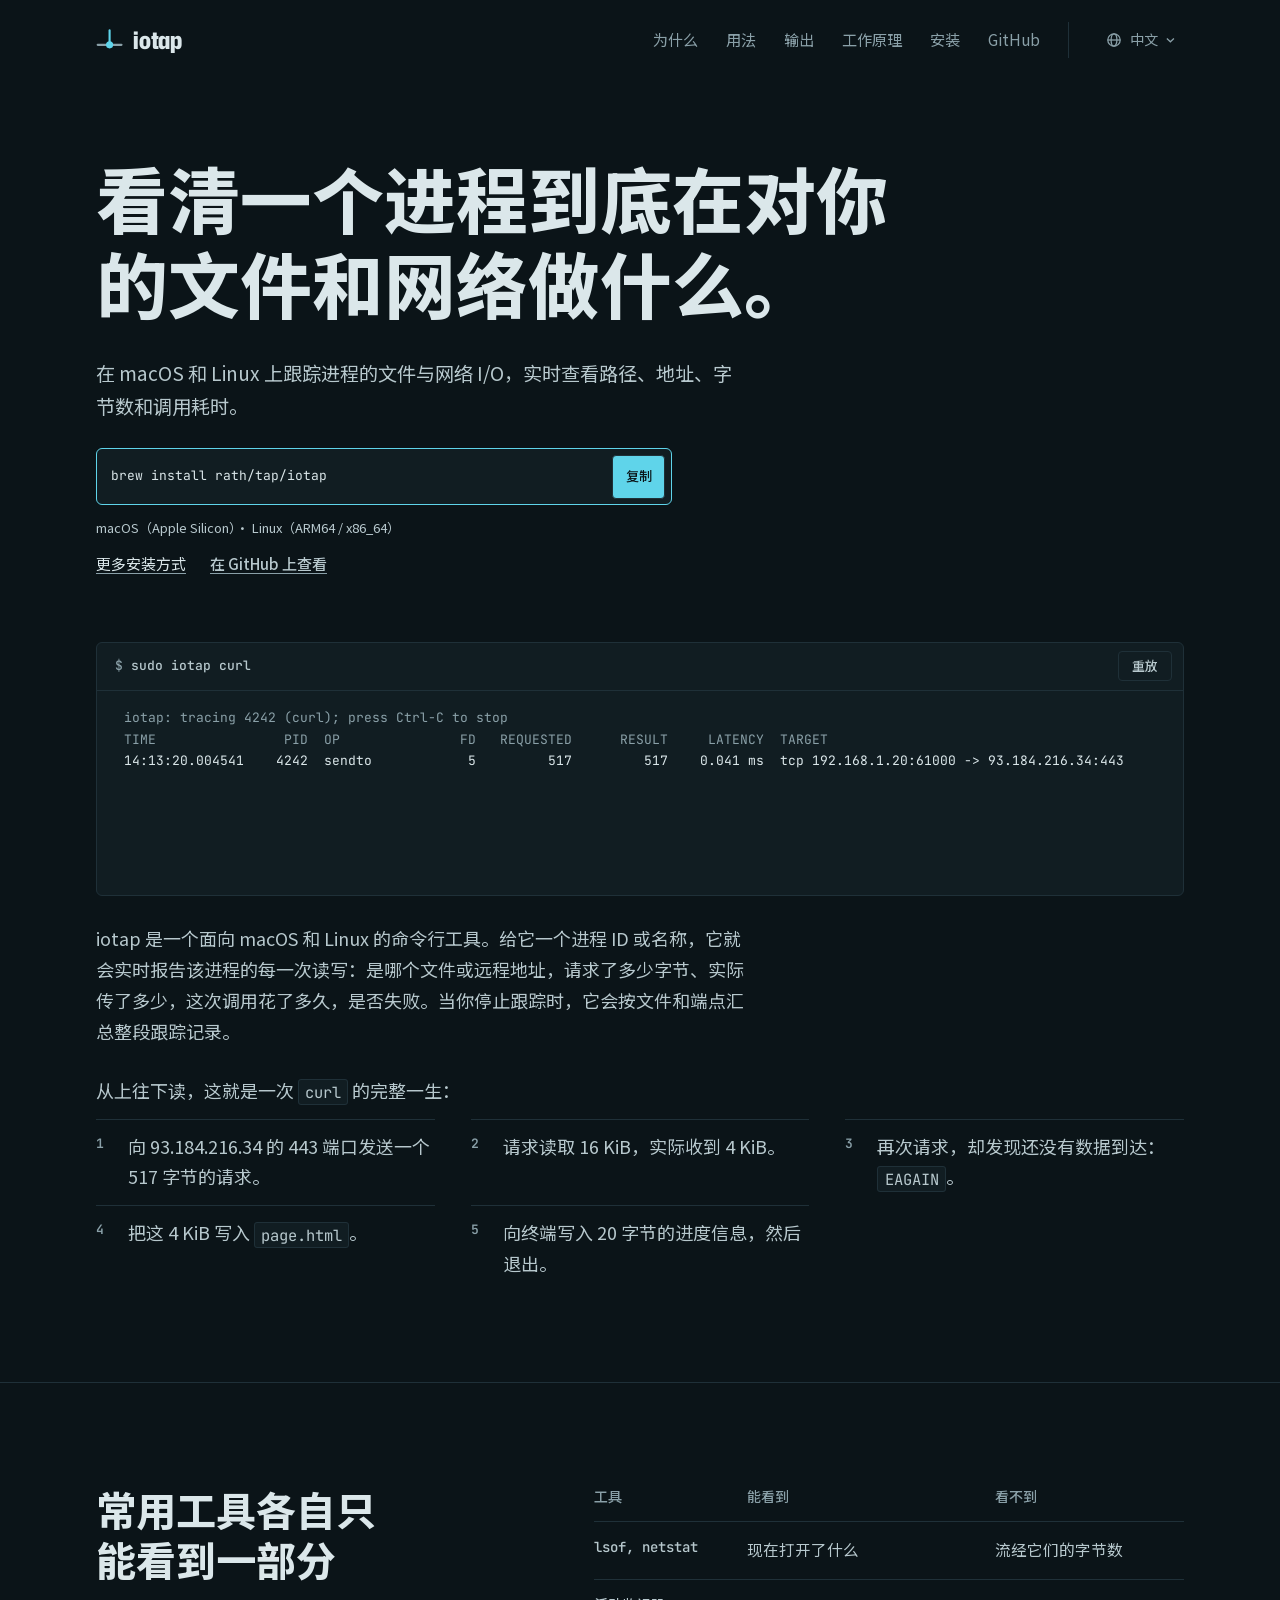
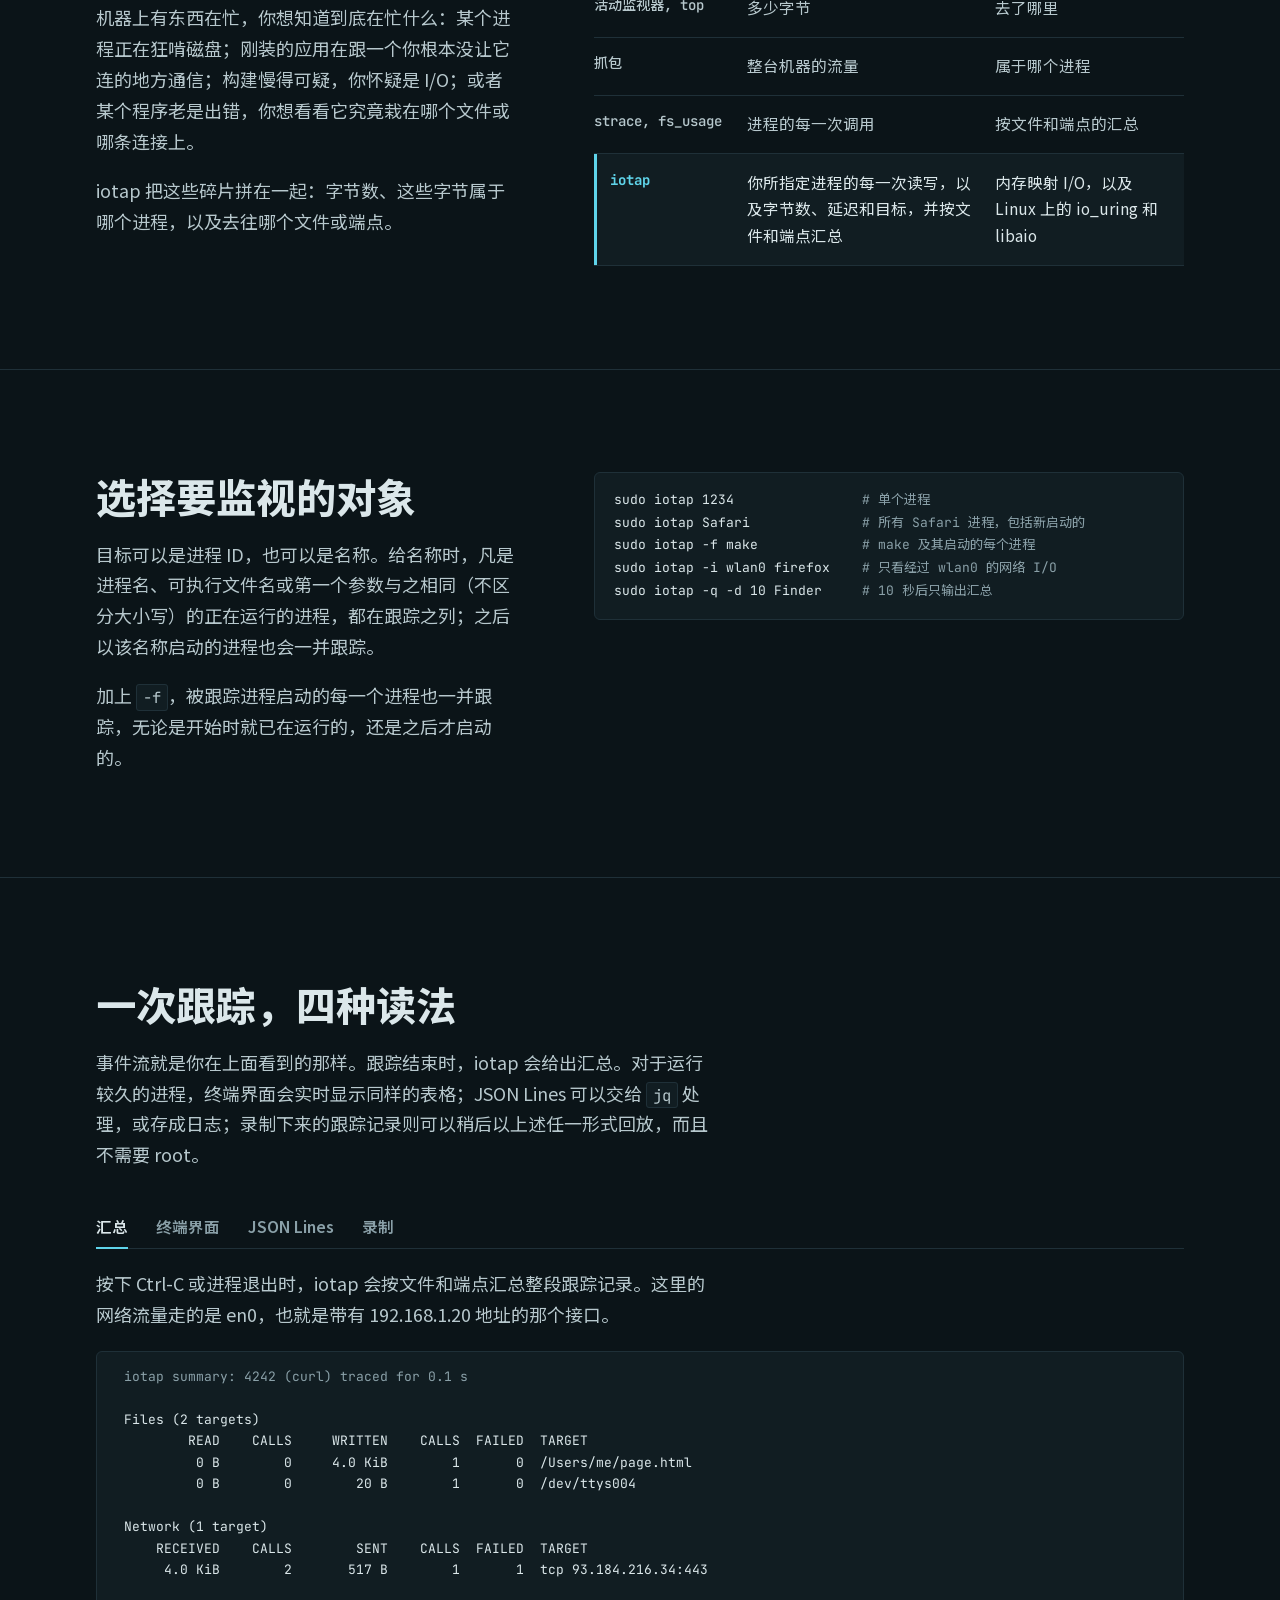
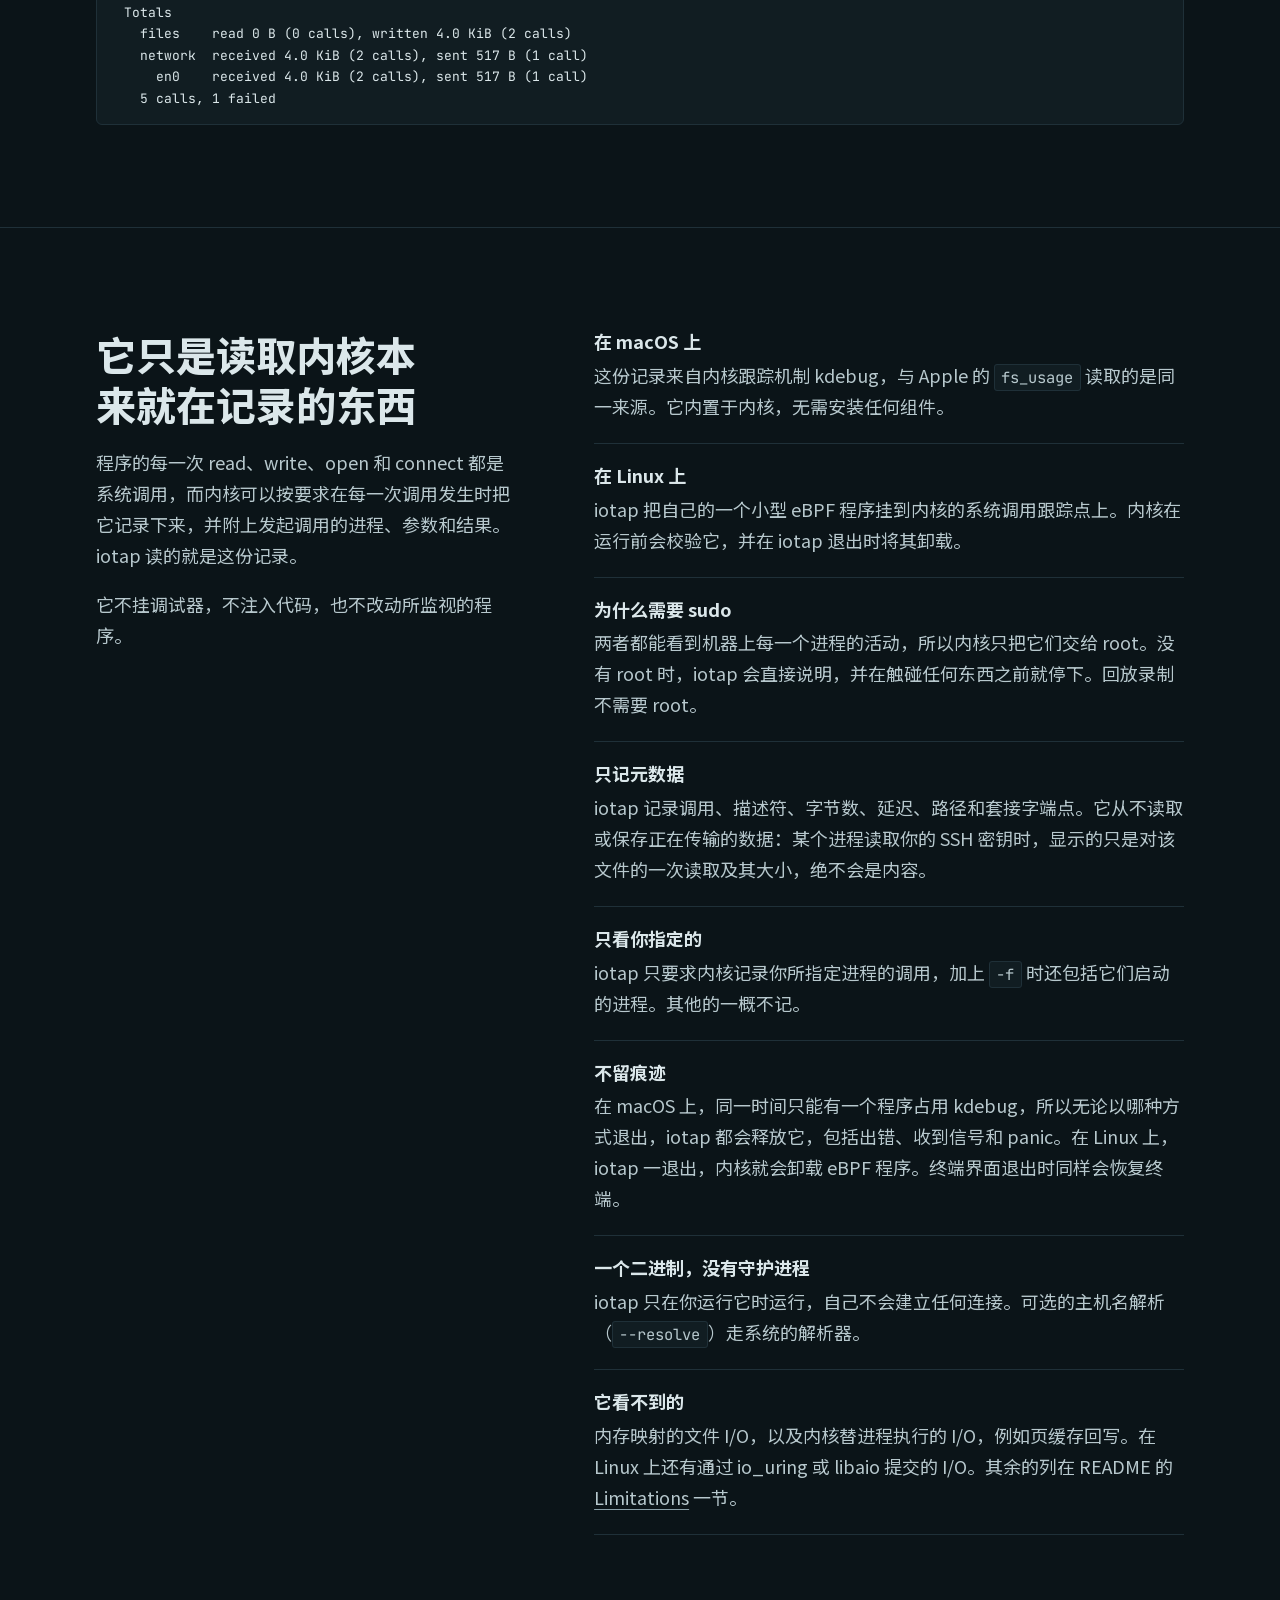
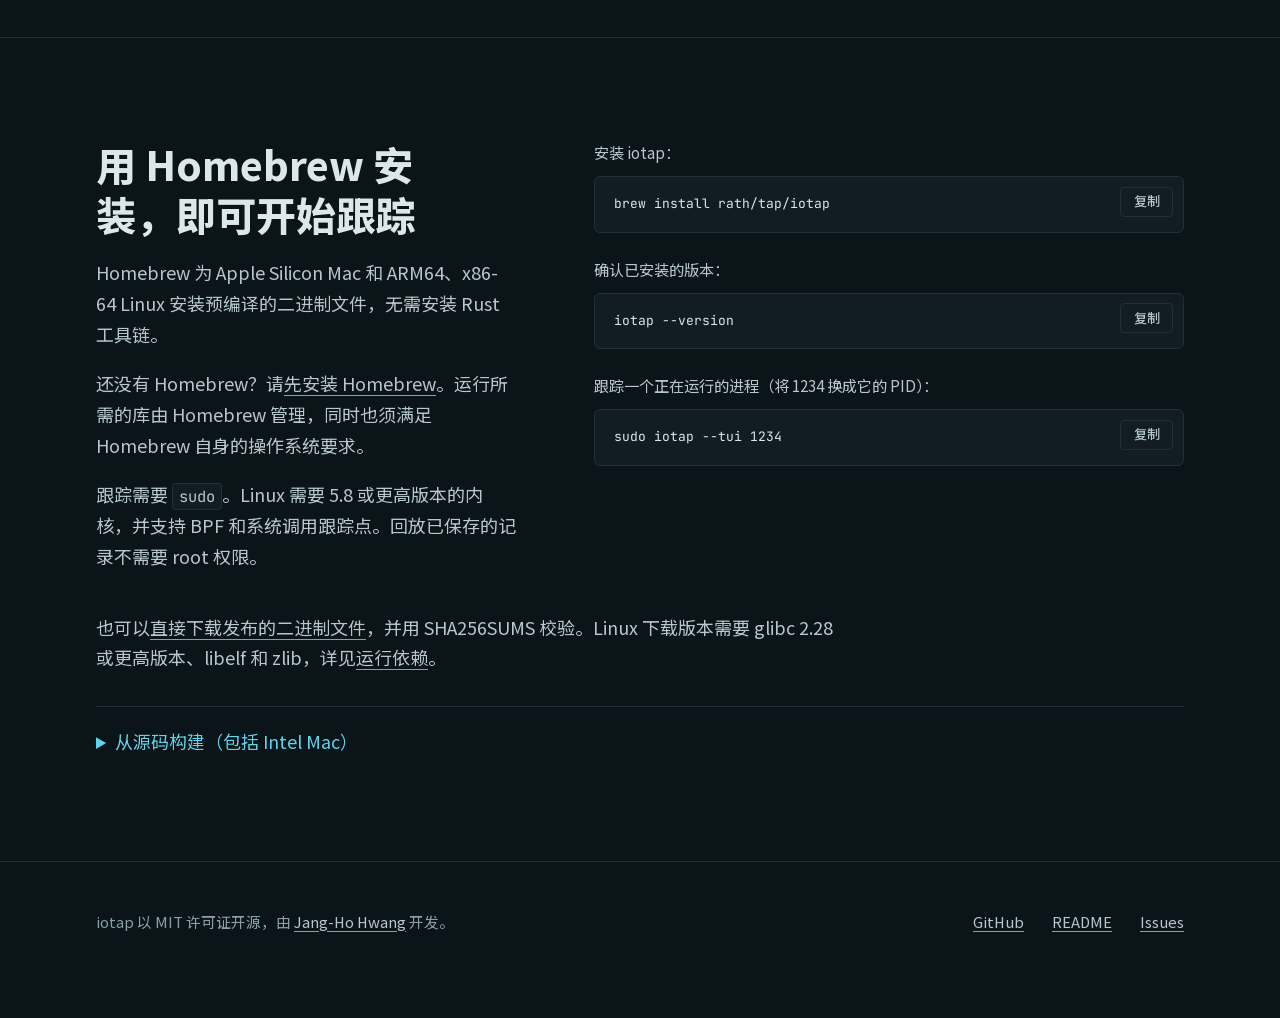
<file: docs/zh/index.html>
<!doctype html>
<html lang="zh-Hans">
<head>
  <meta charset="utf-8">
  <meta name="viewport" content="width=device-width, initial-scale=1">
  <title>iotap：查看任意进程的文件与网络 I/O</title>
  <meta name="description" content="面向 macOS 和 Linux 的命令行工具，实时报告进程的每一次读写：文件或地址、字节数、延迟，并按文件和端点汇总。">
  <meta name="robots" content="max-image-preview:large">
  <meta name="color-scheme" content="dark">
  <meta name="theme-color" content="#0b1418">
  <link rel="canonical" href="https://iotap.told.me/zh/">
  <link rel="alternate" hreflang="en" href="https://iotap.told.me/">
  <link rel="alternate" hreflang="ko" href="https://iotap.told.me/ko/">
  <link rel="alternate" hreflang="zh-Hans" href="https://iotap.told.me/zh/">
  <link rel="alternate" hreflang="ja" href="https://iotap.told.me/ja/">
  <link rel="alternate" hreflang="x-default" href="https://iotap.told.me/">
  <link rel="icon" href="../favicon.ico" sizes="48x48">
  <link rel="icon" href="../favicon.svg" type="image/svg+xml">
  <link rel="apple-touch-icon" href="../apple-touch-icon.png">
  <meta property="og:type" content="website">
  <meta property="og:site_name" content="iotap">
  <meta property="og:locale" content="zh_CN">
  <meta property="og:locale:alternate" content="en_US">
  <meta property="og:locale:alternate" content="ko_KR">
  <meta property="og:locale:alternate" content="ja_JP">
  <meta property="og:title" content="iotap：查看任意进程的文件与网络 I/O">
  <meta property="og:description" content="进程的每一次读写，以及文件或地址、字节数和延迟。支持 macOS 和 Linux。">
  <meta property="og:url" content="https://iotap.told.me/zh/">
  <meta property="og:image" content="https://iotap.told.me/assets/og-zh.jpg">
  <meta property="og:image:type" content="image/jpeg">
  <meta property="og:image:width" content="1200">
  <meta property="og:image:height" content="630">
  <meta property="og:image:alt" content="iotap 网站的标题，下方是几行 iotap 输出：一次 sendto 和两次 recvfrom 调用，以及各自的大小和延迟。">
  <meta name="twitter:card" content="summary_large_image">
  <meta name="twitter:image:alt" content="iotap 网站的标题，下方是几行 iotap 输出：一次 sendto 和两次 recvfrom 调用，以及各自的大小和延迟。">
  <script type="application/ld+json">
  {
    "@context": "https://schema.org",
    "@graph": [
      {
        "@type": "WebPage",
        "@id": "https://iotap.told.me/zh/#webpage",
        "url": "https://iotap.told.me/zh/",
        "name": "iotap：查看任意进程的文件与网络 I/O",
        "inLanguage": "zh-Hans",
        "isPartOf": { "@id": "https://iotap.told.me/#website" },
        "about": { "@id": "https://iotap.told.me/#software" }
      },
      {
        "@type": "SoftwareApplication",
        "@id": "https://iotap.told.me/#software",
        "name": "iotap",
        "url": "https://iotap.told.me/",
        "description": "面向 macOS 和 Linux 的命令行工具，实时报告进程的每一次读写：文件或地址、字节数、延迟，并按文件和端点汇总。",
        "applicationCategory": "DeveloperApplication",
        "operatingSystem": "macOS, Linux",
        "installUrl": "https://iotap.told.me/zh/#install",
        "image": "https://iotap.told.me/assets/og-zh.jpg",
        "license": "https://spdx.org/licenses/MIT.html",
        "isAccessibleForFree": true,
        "offers": { "@type": "Offer", "price": "0", "priceCurrency": "USD" },
        "sameAs": "https://github.com/rath/iotap",
        "author": { "@type": "Person", "name": "Jang-Ho Hwang", "url": "https://xrath.com" }
      }
    ]
  }
  </script>
  <link rel="preload" href="../assets/fonts/noto-sans-sc-zh-wght.woff2" as="font" type="font/woff2" crossorigin>
  <link rel="preload" href="../assets/fonts/hubot-sans-latin-wdth.woff2" as="font" type="font/woff2" crossorigin>
  <script>document.documentElement.classList.add("js")</script>
  <link rel="stylesheet" href="../assets/site.css">
  <script src="../assets/site.js" defer></script>
</head>
<body>
  <a class="skip" href="#main">跳到正文</a>

  <header class="wrap top">
    <a class="mark" href="./" aria-label="iotap，首页">
      <svg viewBox="0 0 32 32" aria-hidden="true" focusable="false">
        <path d="M2 21h28" stroke="#8aa0a8" stroke-width="2.5" stroke-linecap="round" fill="none"/>
        <path d="M16 4v17" stroke="#5fd4ea" stroke-width="2.5" stroke-linecap="round" fill="none"/>
        <circle cx="16" cy="21" r="4.2" fill="#5fd4ea"/>
      </svg>
      iotap
    </a>
    <div class="menus">
      <nav aria-label="章节">
        <a class="opt" href="#why">为什么</a>
        <a href="#usage">用法</a>
        <a href="#output">输出</a>
        <a class="opt" href="#how">工作原理</a>
        <a href="#install">安装</a>
        <a href="https://github.com/rath/iotap">GitHub</a>
      </nav>
      <details class="lang">
        <summary aria-label="语言：中文">
          <svg class="globe" viewBox="0 0 16 16" aria-hidden="true" focusable="false" fill="none" stroke="currentColor" stroke-width="1.3">
            <circle cx="8" cy="8" r="6.2"/>
            <path d="M1.8 8h12.4"/>
            <ellipse cx="8" cy="8" rx="2.9" ry="6.2"/>
          </svg>
          <span class="now" lang="zh-Hans">中文</span>
          <svg class="caret" viewBox="0 0 10 6" aria-hidden="true" focusable="false" fill="none" stroke="currentColor" stroke-width="1.5">
            <path d="M1 1.2 5 4.8 9 1.2"/>
          </svg>
        </summary>
        <nav class="lang-menu" aria-label="语言">
          <a href="../" hreflang="en" lang="en">English</a>
          <a href="../ko/" hreflang="ko" lang="ko">한국어</a>
          <a href="./" hreflang="zh-Hans" lang="zh-Hans" aria-current="page">中文</a>
          <a href="../ja/" hreflang="ja" lang="ja">日本語</a>
        </nav>
      </details>
    </div>
  </header>

  <main id="main">
    <section class="wrap hero" aria-labelledby="title">
      <h1 id="title">看清一个进程到底在对你的文件和网络做什么。</h1>
      <p class="lede">在 macOS 和 Linux 上跟踪进程的文件与网络 I/O，实时查看路径、地址、字节数和调用耗时。</p>
      <div class="quick-install">
        <div class="cmd has-copy install-command">
          <pre id="brew-hero"><code>brew install rath/tap/iotap</code></pre>
          <button class="ghost" type="button" data-copy="brew-hero" data-copied="已复制" aria-label="复制 Homebrew 安装命令">复制</button>
        </div>
        <p class="install-platforms">macOS（Apple Silicon）· Linux（ARM64 / x86_64）</p>
        <div class="install-links">
          <a href="#install">更多安装方式</a>
          <a class="textlink" href="https://github.com/rath/iotap">在 GitHub 上查看</a>
        </div>
      </div>

      <figure class="trace" id="trace">
        <div class="trace-bar">
          <span class="prompt"><span data-typed="sudo iotap curl">sudo iotap curl</span></span>
          <button class="ghost replay" id="replay" type="button">重放</button>
        </div>
        <div class="term" role="group" aria-label="sudo iotap curl 的输出示例" tabindex="0">
        <div class="ln dm" data-pause="420">iotap: tracing 4242 (curl); press Ctrl-C to stop</div>
        <div class="ln dm" data-pause="260">TIME                PID  OP               FD   REQUESTED      RESULT     LATENCY  TARGET</div>
        <div class="ln" data-pause="700" data-call="1">14:13:20.004541    4242  sendto            5         517         517    0.041 ms  tcp 192.168.1.20:61000 -&gt; 93.184.216.34:443</div>
        <div class="ln" data-pause="130" data-call="2">14:13:20.104625    4242  recvfrom          5       16384        4096    0.041 ms  tcp 192.168.1.20:61000 -&gt; 93.184.216.34:443</div>
        <div class="ln" data-pause="130" data-call="3">14:13:20.104708    4242  recvfrom          5       16384      EAGAIN    0.041 ms  tcp 192.168.1.20:61000 -&gt; 93.184.216.34:443</div>
        <div class="ln" data-pause="130" data-call="4">14:13:20.104791    4242  write             4        4096        4096    0.041 ms  /Users/me/page.html</div>
        <div class="ln" data-pause="520" data-call="5">14:13:20.104875    4242  write             1          20          20    0.041 ms  /dev/ttys004</div>
        <div class="ln dm" data-pause="0">iotap: 4242 (curl) exited</div>
        </div>
      </figure>

      <p class="trace-context">iotap 是一个面向 macOS 和 Linux 的命令行工具。给它一个进程 ID 或名称，它就会实时报告该进程的每一次读写：是哪个文件或远程地址，请求了多少字节、实际传了多少，这次调用花了多久，是否失败。当你停止跟踪时，它会按文件和端点汇总整段跟踪记录。</p>
      <p class="story-lead">从上往下读，这就是一次 <code>curl</code> 的完整一生：</p>
      <ol class="story">
        <li tabindex="0" data-call="1">向 93.184.216.34 的 443 端口发送一个 517 字节的请求。</li>
        <li tabindex="0" data-call="2">请求读取 16 KiB，实际收到 4 KiB。</li>
        <li tabindex="0" data-call="3">再次请求，却发现还没有数据到达：<code>EAGAIN</code>。</li>
        <li tabindex="0" data-call="4">把这 4 KiB 写入 <code>page.html</code>。</li>
        <li tabindex="0" data-call="5">向终端写入 20 字节的进度信息，然后退出。</li>
      </ol>
    </section>

    <section class="sec" id="why" aria-labelledby="why-title">
      <div class="wrap grid">
        <div class="say">
          <h2 id="why-title">常用工具各自只能看到一部分</h2>
          <p>机器上有东西在忙，你想知道到底在忙什么：某个进程正在狂啃磁盘；刚装的应用在跟一个你根本没让它连的地方通信；构建慢得可疑，你怀疑是 I/O；或者某个程序老是出错，你想看看它究竟栽在哪个文件或哪条连接上。</p>
          <p>iotap 把这些碎片拼在一起：字节数、这些字节属于哪个进程，以及去往哪个文件或端点。</p>
        </div>
        <table class="tools">
          <caption class="vh">各工具能看到什么、看不到什么</caption>
          <thead>
            <tr><th scope="col">工具</th><th scope="col">能看到</th><th scope="col">看不到</th></tr>
          </thead>
          <tbody>
            <tr><th scope="row">lsof, netstat</th><td data-label="能看到">现在打开了什么</td><td data-label="看不到">流经它们的字节数</td></tr>
            <tr><th scope="row">活动监视器, top</th><td data-label="能看到">多少字节</td><td data-label="看不到">去了哪里</td></tr>
            <tr><th scope="row">抓包</th><td data-label="能看到">整台机器的流量</td><td data-label="看不到">属于哪个进程</td></tr>
            <tr><th scope="row">strace, fs_usage</th><td data-label="能看到">进程的每一次调用</td><td data-label="看不到">按文件和端点的汇总</td></tr>
            <tr class="us"><th scope="row">iotap</th><td data-label="能看到">你所指定进程的每一次读写，以及字节数、延迟和目标，并按文件和端点汇总</td><td data-label="看不到">内存映射 I/O，以及 Linux 上的 io_uring 和 libaio</td></tr>
          </tbody>
        </table>
      </div>
    </section>

    <section class="sec" id="usage" aria-labelledby="usage-title">
      <div class="wrap grid">
        <div class="say">
          <h2 id="usage-title">选择要监视的对象</h2>
          <p>目标可以是进程 ID，也可以是名称。给名称时，凡是进程名、可执行文件名或第一个参数与之相同（不区分大小写）的正在运行的进程，都在跟踪之列；之后以该名称启动的进程也会一并跟踪。</p>
          <p>加上 <code>-f</code>，被跟踪进程启动的每一个进程也一并跟踪，无论是开始时就已在运行的，还是之后才启动的。</p>
        </div>
        <div class="cmd">
          <pre><code>sudo iotap 1234                <span class="c"># 单个进程</span>
sudo iotap Safari              <span class="c"># 所有 Safari 进程，包括新启动的</span>
sudo iotap -f make             <span class="c"># make 及其启动的每个进程</span>
sudo iotap -i wlan0 firefox    <span class="c"># 只看经过 wlan0 的网络 I/O</span>
sudo iotap -q -d 10 Finder     <span class="c"># 10 秒后只输出汇总</span></code></pre>
        </div>
      </div>
    </section>

    <section class="sec" id="output" aria-labelledby="output-title">
      <div class="wrap grid stack">
        <div class="say">
          <h2 id="output-title">一次跟踪，四种读法</h2>
          <p>事件流就是你在上面看到的那样。跟踪结束时，iotap 会给出汇总。对于运行较久的进程，终端界面会实时显示同样的表格；JSON Lines 可以交给 <code>jq</code> 处理，或存成日志；录制下来的跟踪记录则可以稍后以上述任一形式回放，而且不需要 root。</p>
        </div>
        <div class="tabs">
          <div class="tablist" role="tablist" aria-label="读取跟踪的方式">
            <button class="tab" role="tab" type="button" id="tab-summary" aria-controls="panel-summary" aria-selected="true">汇总</button>
            <button class="tab" role="tab" type="button" id="tab-tui" aria-controls="panel-tui" aria-selected="false" tabindex="-1">终端界面</button>
            <button class="tab" role="tab" type="button" id="tab-json" aria-controls="panel-json" aria-selected="false" tabindex="-1">JSON Lines</button>
            <button class="tab" role="tab" type="button" id="tab-record" aria-controls="panel-record" aria-selected="false" tabindex="-1">录制</button>
          </div>

          <section class="panel" id="panel-summary" role="tabpanel" aria-labelledby="tab-summary">
            <h3>汇总</h3>
            <p>按下 Ctrl-C 或进程退出时，iotap 会按文件和端点汇总整段跟踪记录。这里的网络流量走的是 en0，也就是带有 192.168.1.20 地址的那个接口。</p>
            <div class="trace">
              <div class="term" role="group" aria-label="汇总示例" tabindex="0">
        <div class="ln dm">iotap summary: 4242 (curl) traced for 0.1 s</div>
        <div class="ln"> </div>
        <div class="ln">Files (2 targets)</div>
        <div class="ln">        READ    CALLS     WRITTEN    CALLS  FAILED  TARGET</div>
        <div class="ln">         0 B        0     4.0 KiB        1       0  /Users/me/page.html</div>
        <div class="ln">         0 B        0        20 B        1       0  /dev/ttys004</div>
        <div class="ln"> </div>
        <div class="ln">Network (1 target)</div>
        <div class="ln">    RECEIVED    CALLS        SENT    CALLS  FAILED  TARGET</div>
        <div class="ln">     4.0 KiB        2       517 B        1       1  tcp 93.184.216.34:443</div>
        <div class="ln"> </div>
        <div class="ln">Totals</div>
        <div class="ln">  files    read 0 B (0 calls), written 4.0 KiB (2 calls)</div>
        <div class="ln">  network  received 4.0 KiB (2 calls), sent 517 B (1 call)</div>
        <div class="ln">    en0    received 4.0 KiB (2 calls), sent 517 B (1 call)</div>
        <div class="ln">  5 calls, 1 failed</div>
              </div>
            </div>
          </section>

          <section class="panel" id="panel-tui" role="tabpanel" aria-labelledby="tab-tui" data-later>
            <h3>终端界面</h3>
            <p><code>--tui</code> 显示最近一个完整秒和总计的吞吐量，下面是三个标签页：文件、网络端点，以及最新的 10,000 条事件。图为回放一段下载录制后的 Files 标签页。</p>
            <div class="trace">
              <div class="term" role="group" aria-label="终端界面，Files 标签页" tabindex="0">
        <div class="ln"><span class="rev"> iotap </span> <span class="dm">4242 curl (exited)</span>                                                               0:00:12</div>
        <div class="ln">                FILE READ  FILE WRITTEN  NET RECEIVED      NET SENT</div>
        <div class="ln"> per second           0 B       1.2 MiB       1.2 MiB           0 B</div>
        <div class="ln"> total                0 B      14.1 MiB      14.1 MiB         517 B</div>
        <div class="ln ban"> End of the recording. Press q for the summary.</div>
        <div class="ln"><span class="rev"> 1 Files (2) </span>  2 Network (1)   3 Events (7,205)                                     sort: bytes</div>
        <div class="ln">       READ   CALLS    WRITTEN   CALLS FAILED IDLE TARGET</div>
        <div class="ln">        0 B       0   14.1 MiB    3601      0  &lt;1s /Users/me/big.iso</div>
        <div class="ln">        0 B       0       20 B       1      0  &lt;1s /dev/ttys004</div>
        <div class="ln"> </div>
        <div class="ln dm"> 4242 (curl) exited    q quit  s sort  p pause  i interfaces  r reset  ↑↓ select  enter details</div>
              </div>
            </div>
            <ul class="keys">
              <li><kbd>1</kbd> <kbd>2</kbd> <kbd>3</kbd> 切换标签页</li>
              <li><kbd>s</kbd> 按字节、读、写、调用次数或最近使用排序</li>
              <li><kbd>Enter</kbd> 查看所选行的详情</li>
              <li><kbd>p</kbd> 暂停画面，跟踪仍在继续</li>
              <li><kbd>y</kbd> 复制所选行的路径或地址</li>
              <li><kbd>i</kbd> 查看各网络接口的流量</li>
              <li><kbd>q</kbd> 退出并打印汇总</li>
            </ul>
          </section>

          <section class="panel" id="panel-json" role="tabpanel" aria-labelledby="tab-json" data-later>
            <h3>JSON Lines</h3>
            <p><code>--json</code> 把每个事件写成一行，时间是 Unix 纪元以来的纳秒数，目标是一个小对象。可以管道传给 <code>jq</code>，或存成日志。下面是一条事件，展开成了多行。</p>
            <div class="trace">
              <div class="term" role="group" aria-label="一条 JSON 事件" tabindex="0">
        <div class="ln">{</div>
        <div class="ln">  <span class="k">"type"</span>: <span class="s">"event"</span>,</div>
        <div class="ln">  <span class="k">"time_ns"</span>: <span class="n">1790259200104708333</span>,</div>
        <div class="ln">  <span class="k">"pid"</span>: <span class="n">4242</span>,</div>
        <div class="ln">  <span class="k">"tid"</span>: <span class="n">2</span>,</div>
        <div class="ln">  <span class="k">"op"</span>: <span class="s">"recvfrom"</span>,</div>
        <div class="ln">  <span class="k">"dir"</span>: <span class="s">"read"</span>,</div>
        <div class="ln">  <span class="k">"syscall"</span>: <span class="s">"recvfrom"</span>,</div>
        <div class="ln">  <span class="k">"fd"</span>: <span class="n">5</span>,</div>
        <div class="ln">  <span class="k">"requested"</span>: <span class="n">16384</span>,</div>
        <div class="ln">  <span class="k">"bytes"</span>: <span class="z">null</span>,</div>
        <div class="ln">  <span class="k">"messages"</span>: <span class="z">null</span>,</div>
        <div class="ln">  <span class="k">"errno"</span>: <span class="n">35</span>,</div>
        <div class="ln">  <span class="k">"error"</span>: <span class="s">"EAGAIN"</span>,</div>
        <div class="ln">  <span class="k">"latency_ns"</span>: <span class="n">41666</span>,</div>
        <div class="ln">  <span class="k">"target"</span>: {</div>
        <div class="ln">    <span class="k">"kind"</span>: <span class="s">"socket"</span>,</div>
        <div class="ln">    <span class="k">"proto"</span>: <span class="s">"tcp"</span>,</div>
        <div class="ln">    <span class="k">"local"</span>: <span class="s">"192.168.1.20:61000"</span>,</div>
        <div class="ln">    <span class="k">"remote"</span>: <span class="s">"93.184.216.34:443"</span></div>
        <div class="ln">  },</div>
        <div class="ln">  <span class="k">"interface"</span>: <span class="s">"en0"</span>,</div>
        <div class="ln">  <span class="k">"resolved"</span>: <span class="s">"traced"</span></div>
        <div class="ln">}</div>
              </div>
            </div>
            <div class="cmd has-copy" style="margin-top: 1rem">
              <pre id="json-cmd"><code>sudo iotap --json curl | jq -c 'select(.type == "event")'</code></pre>
              <button class="ghost" type="button" data-copy="json-cmd" data-copied="已复制">复制</button>
            </div>
          </section>

          <section class="panel" id="panel-record" role="tabpanel" aria-labelledby="tab-record" data-later>
            <h3>录制</h3>
            <p><code>--record FILE</code> 保存跟踪记录，<code>--replay FILE</code> 让它经过同一套处理流程，因此无论用哪种输出模式回放，得到的都和实时运行时一模一样。录制文件只含路径和地址，不含传输的数据，并且只能在录制它的那个操作系统上回放。</p>
            <div class="cmd has-copy">
              <pre id="record-cmd"><code>sudo iotap --net-only --record t.iotaprec 1234
iotap --replay t.iotaprec              <span class="c"># 同样的输出，无需 root</span></code></pre>
              <button class="ghost" type="button" data-copy="record-cmd" data-copied="已复制">复制</button>
            </div>
          </section>
        </div>
      </div>
    </section>

    <section class="sec" id="how" aria-labelledby="how-title">
      <div class="wrap grid">
        <div class="say">
          <h2 id="how-title">它只是读取内核本来就在记录的东西</h2>
          <p>程序的每一次 read、write、open 和 connect 都是系统调用，而内核可以按要求在每一次调用发生时把它记录下来，并附上发起调用的进程、参数和结果。iotap 读的就是这份记录。</p>
          <p>它不挂调试器，不注入代码，也不改动所监视的程序。</p>
        </div>
        <dl class="facts">
          <div>
            <dt>在 macOS 上</dt>
            <dd>这份记录来自内核跟踪机制 kdebug，与 Apple 的 <code>fs_usage</code> 读取的是同一来源。它内置于内核，无需安装任何组件。</dd>
          </div>
          <div>
            <dt>在 Linux 上</dt>
            <dd>iotap 把自己的一个小型 eBPF 程序挂到内核的系统调用跟踪点上。内核在运行前会校验它，并在 iotap 退出时将其卸载。</dd>
          </div>
          <div>
            <dt>为什么需要 sudo</dt>
            <dd>两者都能看到机器上每一个进程的活动，所以内核只把它们交给 root。没有 root 时，iotap 会直接说明，并在触碰任何东西之前就停下。回放录制不需要 root。</dd>
          </div>
          <div>
            <dt>只记元数据</dt>
            <dd>iotap 记录调用、描述符、字节数、延迟、路径和套接字端点。它从不读取或保存正在传输的数据：某个进程读取你的 SSH 密钥时，显示的只是对该文件的一次读取及其大小，绝不会是内容。</dd>
          </div>
          <div>
            <dt>只看你指定的</dt>
            <dd>iotap 只要求内核记录你所指定进程的调用，加上 <code>-f</code> 时还包括它们启动的进程。其他的一概不记。</dd>
          </div>
          <div>
            <dt>不留痕迹</dt>
            <dd>在 macOS 上，同一时间只能有一个程序占用 kdebug，所以无论以哪种方式退出，iotap 都会释放它，包括出错、收到信号和 panic。在 Linux 上，iotap 一退出，内核就会卸载 eBPF 程序。终端界面退出时同样会恢复终端。</dd>
          </div>
          <div>
            <dt>一个二进制，没有守护进程</dt>
            <dd>iotap 只在你运行它时运行，自己不会建立任何连接。可选的主机名解析（<code>--resolve</code>）走系统的解析器。</dd>
          </div>
          <div>
            <dt>它看不到的</dt>
            <dd>内存映射的文件 I/O，以及内核替进程执行的 I/O，例如页缓存回写。在 Linux 上还有通过 io_uring 或 libaio 提交的 I/O。其余的列在 README 的 <a href="https://github.com/rath/iotap#limitations">Limitations</a> 一节。</dd>
          </div>
        </dl>
      </div>
    </section>

    <section class="sec" id="install" aria-labelledby="install-title">
      <div class="wrap">
        <div class="grid">
          <div class="say">
            <h2 id="install-title">用 Homebrew 安装，即可开始跟踪</h2>
            <p>Homebrew 为 Apple Silicon Mac 和 ARM64、x86-64 Linux 安装预编译的二进制文件，无需安装 Rust 工具链。</p>
            <p>还没有 Homebrew？请<a href="https://brew.sh/">先安装 Homebrew</a>。运行所需的库由 Homebrew 管理，同时也须满足 Homebrew 自身的操作系统要求。</p>
            <p>跟踪需要 <code>sudo</code>。Linux 需要 5.8 或更高版本的内核，并支持 BPF 和系统调用跟踪点。回放已保存的记录不需要 root 权限。</p>
          </div>
          <div>
            <p class="note">安装 iotap：</p>
            <div class="cmd has-copy">
              <pre id="brew-cmd"><code>brew install rath/tap/iotap</code></pre>
              <button class="ghost" type="button" data-copy="brew-cmd" data-copied="已复制">复制</button>
            </div>
            <p class="note">确认已安装的版本：</p>
            <div class="cmd has-copy">
              <pre id="version-cmd"><code>iotap --version</code></pre>
              <button class="ghost" type="button" data-copy="version-cmd" data-copied="已复制">复制</button>
            </div>
            <p class="note">跟踪一个正在运行的进程（将 1234 换成它的 PID）：</p>
            <div class="cmd has-copy">
              <pre id="run-cmd"><code>sudo iotap --tui 1234</code></pre>
              <button class="ghost" type="button" data-copy="run-cmd" data-copied="已复制">复制</button>
            </div>
          </div>
        </div>
        <p class="download-note">也可以<a href="https://github.com/rath/iotap/releases/latest">直接下载发布的二进制文件</a>，并用 SHA256SUMS 校验。Linux 下载版本需要 glibc 2.28 或更高版本、libelf 和 zlib，详见<a href="https://github.com/rath/iotap#install-and-update">运行依赖</a>。</p>
        <details class="source-install" id="source">
          <summary>从源码构建（包括 Intel Mac）</summary>
          <div class="grid">
            <div class="say">
              <p>源码构建支持 macOS，以及 64 位 Arm 或 x86-64 Linux。</p>
              <p>构建需要 Rust 1.98.1，由 <code>rust-toolchain.toml</code> 指定。macOS 上还需要 Xcode Command Line Tools；Linux 上还需要 clang、make、pkg-config、一个 C 编译器，以及 libelf 和 zlib 的开发文件。</p>
            </div>
            <div>
              <p class="note">在 Debian 和 Ubuntu 上，先安装构建依赖：</p>
              <div class="cmd has-copy">
                <pre id="apt-cmd"><code>sudo apt install build-essential clang pkg-config \
  libelf-dev zlib1g-dev</code></pre>
                <button class="ghost" type="button" data-copy="apt-cmd" data-copied="已复制">复制</button>
              </div>
              <p class="note">然后构建并跟踪一个正在运行的进程：</p>
              <div class="cmd has-copy">
                <pre id="build-cmd"><code>git clone https://github.com/rath/iotap.git
cd iotap
cargo build --release --locked
sudo ./target/release/iotap 1234</code></pre>
                <button class="ghost" type="button" data-copy="build-cmd" data-copied="已复制">复制</button>
              </div>
            </div>
          </div>
        </details>
      </div>
    </section>
  </main>

  <footer class="foot">
    <div class="wrap">
      <p>iotap 以 MIT 许可证开源，由 <a rel="author" href="https://xrath.com">Jang-Ho Hwang</a> 开发。</p>
      <nav aria-label="项目链接">
        <a href="https://github.com/rath/iotap">GitHub</a>
        <a href="https://github.com/rath/iotap#readme">README</a>
        <a href="https://github.com/rath/iotap/issues">Issues</a>
      </nav>
    </div>
  </footer>

  <p class="vh" id="status" role="status" aria-live="polite" data-copied="已复制到剪贴板"></p>
</body>
</html>
</file>
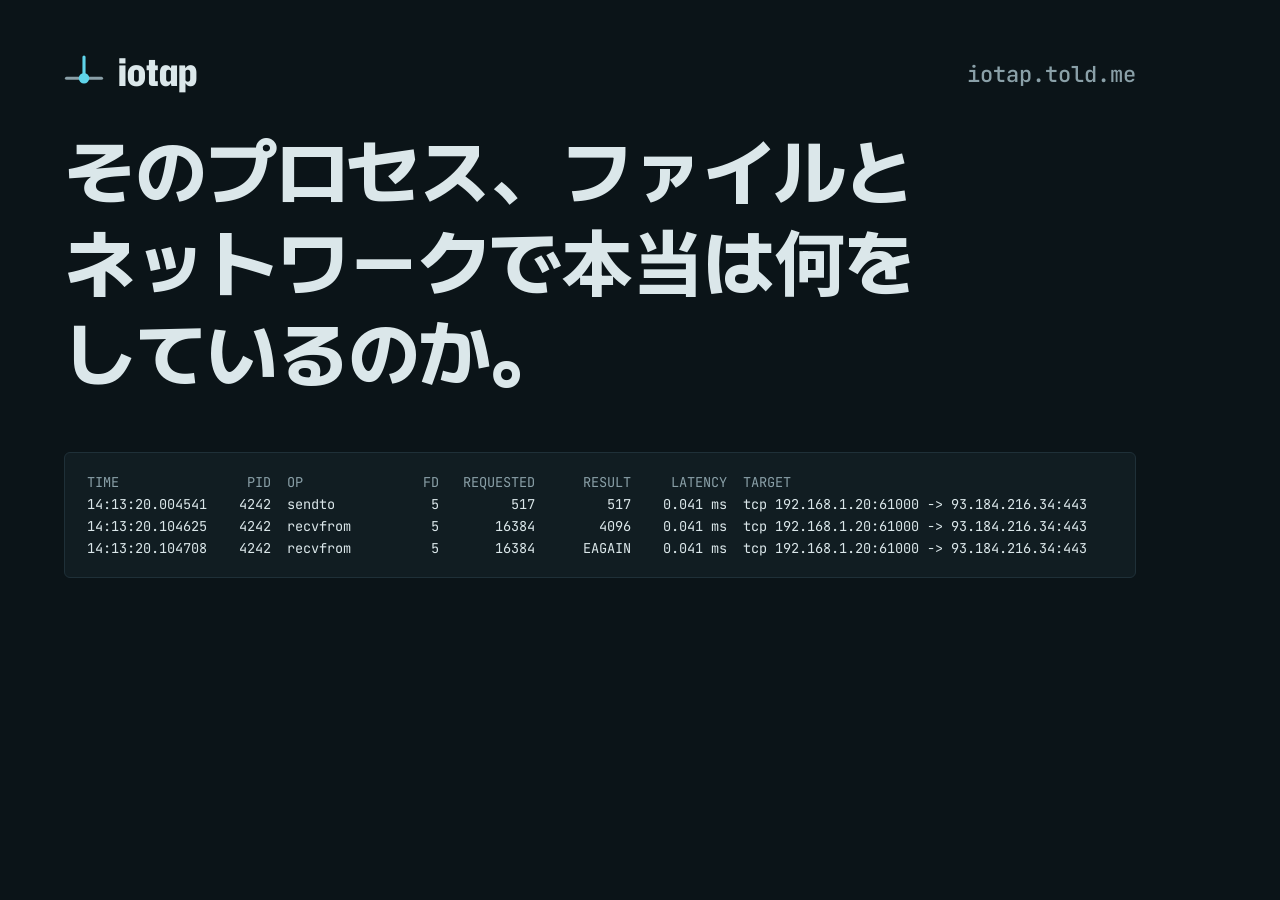
<file: docs/assets/og-card-ja.html>
<!doctype html>
<!--
  The source of assets/og-ja.jpg, the card that link previews of the Japanese page show. To render it, from the root of the
  repository, with a Chrome of its own profile, which leaves one that is already running alone. Chrome
  does not quit after the screenshot, so the last command of the first block stops the one it started:

    rm -f og.png
    "/Applications/Google Chrome.app/Contents/MacOS/Google Chrome" --headless=new \
      --user-data-dir="$(mktemp -d)" --hide-scrollbars --force-device-scale-factor=1 \
      --window-size=1200,630 --screenshot=og.png "file://$PWD/docs/assets/og-card-ja.html" &
    until [ -s og.png ]; do sleep 1; done; sleep 1; kill $!
    sips -s format jpeg -s formatOptions 85 og.png --out docs/assets/og-ja.jpg

  Scrapers cache a card under its URL, so save a changed card under a new name and point the og:image
  of ja/index.html and the image of its JSON-LD at it.
-->
<html lang="ja">
<head>
  <meta charset="utf-8">
  <meta name="robots" content="noindex">
  <title>iotap リンクプレビューカード</title>
  <style>
    @font-face { font-family: "Hubot Sans"; src: url(fonts/hubot-sans-latin-wdth.woff2) format("woff2"); font-weight: 200 900; font-stretch: 75% 125%; }
    @font-face { font-family: "Pretendard JP"; src: url(fonts/pretendard-jp-ja-wght.woff2) format("woff2"); font-weight: 45 920; }
    @font-face { font-family: "JetBrains Mono"; src: url(fonts/jetbrains-mono-latin-wght.woff2) format("woff2"); font-weight: 100 800; }
    html, body { margin: 0; background: #0b1418; }
    .card, .trace { font-feature-settings: "liga" 0, "calt" 0; }
    .card { position: relative; width: 1200px; height: 630px; overflow: hidden; background: #0b1418; color: #dbe7ea; font-variant-ligatures: none; }
    .mark { position: absolute; left: 64px; top: 52px; display: flex; align-items: center; gap: 14px; font: 800 38px/1 "Hubot Sans"; font-stretch: 80%; }
    .mark svg { width: 40px; height: 40px; }
    h1 { position: absolute; left: 64px; top: 128px; margin: 0; width: 1000px; font: 800 76px/1.2 "Pretendard JP"; }
    h1 span { display: inline-block; }
    .trace { position: absolute; left: 64px; right: 64px; bottom: 52px; padding: 18px 22px; background: #111d22; border: 1px solid #1f3038; border-radius: 6px; font: 400 13.6px/1.62 "JetBrains Mono"; }
    .l { white-space: pre; }
    .h { color: #8aa0a8; }
    .url { position: absolute; right: 64px; top: 64px; color: #8aa0a8; font: 500 22px/1 "JetBrains Mono"; }
    .card, .card * { font-variant-ligatures: none; font-feature-settings: "liga" 0, "calt" 0; }
  </style>
</head>
<body>
  <div class="card">
    <div class="mark">
      <svg viewBox="0 0 32 32"><path d="M2 21h28" stroke="#8aa0a8" stroke-width="2.5" stroke-linecap="round" fill="none"/><path d="M16 4v17" stroke="#5fd4ea" stroke-width="2.5" stroke-linecap="round" fill="none"/><circle cx="16" cy="21" r="4.2" fill="#5fd4ea"/></svg>
      iotap
    </div>
    <div class="url">iotap.told.me</div>
    <h1><span class="phrase">そのプロセス、</span><span class="phrase">ファイルと</span><span class="phrase">ネットワークで</span><span class="phrase">本当は</span><span class="phrase">何を</span><span class="phrase">しているのか。</span></h1>
    <div class="trace">
      <div class="l h">TIME                PID  OP               FD   REQUESTED      RESULT     LATENCY  TARGET</div>
      <div class="l">14:13:20.004541    4242  sendto            5         517         517    0.041 ms  tcp 192.168.1.20:61000 -&gt; 93.184.216.34:443</div>
      <div class="l">14:13:20.104625    4242  recvfrom          5       16384        4096    0.041 ms  tcp 192.168.1.20:61000 -&gt; 93.184.216.34:443</div>
      <div class="l">14:13:20.104708    4242  recvfrom          5       16384      EAGAIN    0.041 ms  tcp 192.168.1.20:61000 -&gt; 93.184.216.34:443</div>
    </div>
  </div>
</body>
</html>
</file>
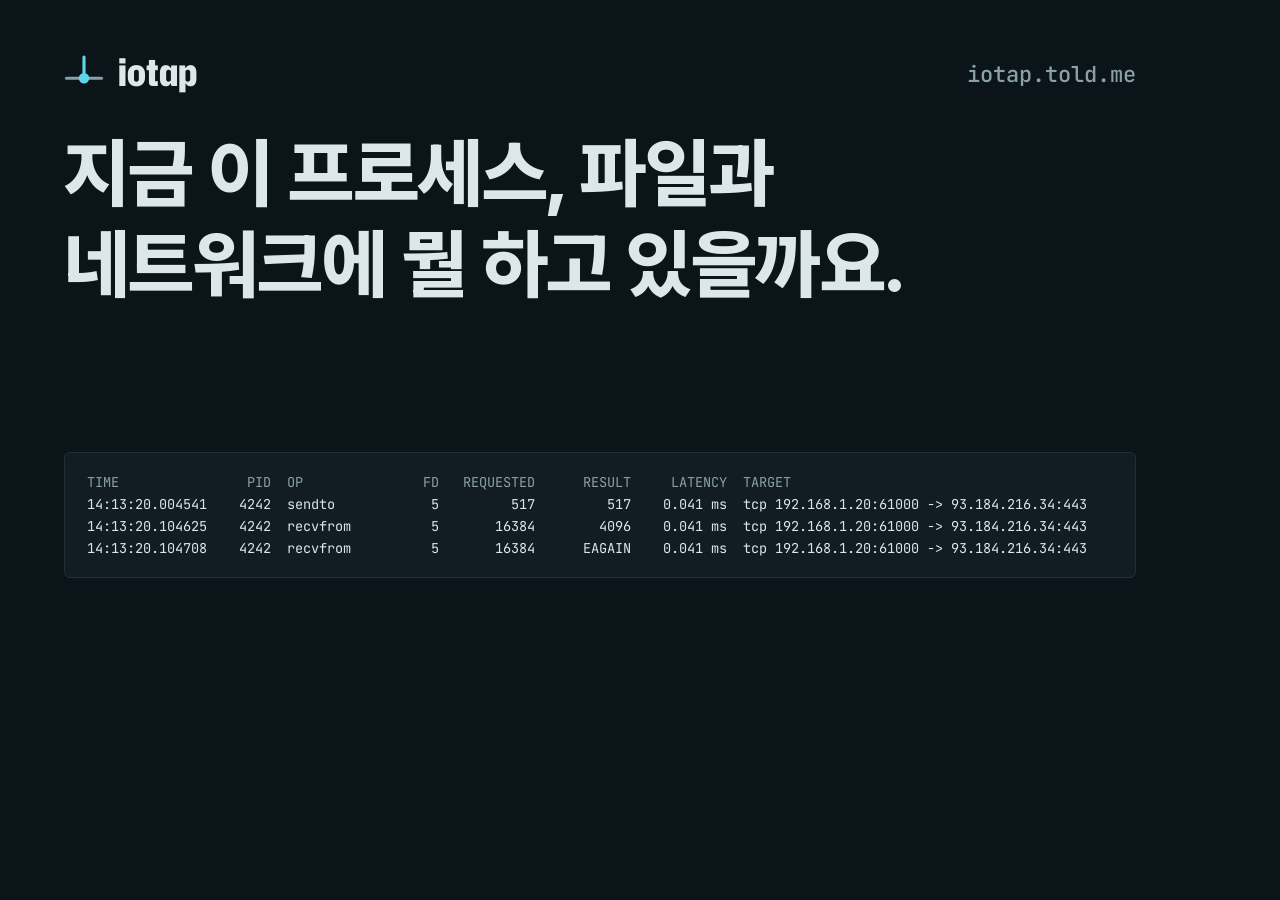
<file: docs/assets/og-card-ko.html>
<!doctype html>
<!--
  The source of assets/og-ko.jpg, the card that link previews of the Korean page show. To render it, from the root of the
  repository, with a Chrome of its own profile, which leaves one that is already running alone. Chrome
  does not quit after the screenshot, so the last command of the first block stops the one it started:

    rm -f og.png
    "/Applications/Google Chrome.app/Contents/MacOS/Google Chrome" --headless=new \
      --user-data-dir="$(mktemp -d)" --hide-scrollbars --force-device-scale-factor=1 \
      --window-size=1200,630 --screenshot=og.png "file://$PWD/docs/assets/og-card-ko.html" &
    until [ -s og.png ]; do sleep 1; done; sleep 1; kill $!
    sips -s format jpeg -s formatOptions 85 og.png --out docs/assets/og-ko.jpg

  Scrapers cache a card under its URL, so save a changed card under a new name and point the og:image
  of ko/index.html and the image of its JSON-LD at it.
-->
<html lang="ko">
<head>
  <meta charset="utf-8">
  <meta name="robots" content="noindex">
  <title>iotap 링크 미리보기 카드</title>
  <style>
    @font-face { font-family: "Hubot Sans"; src: url(fonts/hubot-sans-latin-wdth.woff2) format("woff2"); font-weight: 200 900; font-stretch: 75% 125%; }
    @font-face { font-family: "Pretendard"; src: url(fonts/pretendard-ko-wght.woff2) format("woff2"); font-weight: 45 920; }
    @font-face { font-family: "JetBrains Mono"; src: url(fonts/jetbrains-mono-latin-wght.woff2) format("woff2"); font-weight: 100 800; }
    html, body { margin: 0; background: #0b1418; }
    .card, .trace { font-feature-settings: "liga" 0, "calt" 0; }
    .card { position: relative; width: 1200px; height: 630px; overflow: hidden; background: #0b1418; color: #dbe7ea; font-variant-ligatures: none; }
    .mark { position: absolute; left: 64px; top: 52px; display: flex; align-items: center; gap: 14px; font: 800 38px/1 "Hubot Sans"; font-stretch: 80%; }
    .mark svg { width: 40px; height: 40px; }
    h1 { position: absolute; left: 64px; top: 128px; margin: 0; width: 1000px; font: 800 76px/1.2 "Pretendard"; letter-spacing: -.02em; word-break: keep-all; }
    .trace { position: absolute; left: 64px; right: 64px; bottom: 52px; padding: 18px 22px; background: #111d22; border: 1px solid #1f3038; border-radius: 6px; font: 400 13.6px/1.62 "JetBrains Mono"; }
    .l { white-space: pre; }
    .h { color: #8aa0a8; }
    .url { position: absolute; right: 64px; top: 64px; color: #8aa0a8; font: 500 22px/1 "JetBrains Mono"; }
    .card, .card * { font-variant-ligatures: none; font-feature-settings: "liga" 0, "calt" 0; }
  </style>
</head>
<body>
  <div class="card">
    <div class="mark">
      <svg viewBox="0 0 32 32"><path d="M2 21h28" stroke="#8aa0a8" stroke-width="2.5" stroke-linecap="round" fill="none"/><path d="M16 4v17" stroke="#5fd4ea" stroke-width="2.5" stroke-linecap="round" fill="none"/><circle cx="16" cy="21" r="4.2" fill="#5fd4ea"/></svg>
      iotap
    </div>
    <div class="url">iotap.told.me</div>
    <h1>지금 이 프로세스, 파일과 네트워크에 뭘 하고 있을까요.</h1>
    <div class="trace">
      <div class="l h">TIME                PID  OP               FD   REQUESTED      RESULT     LATENCY  TARGET</div>
      <div class="l">14:13:20.004541    4242  sendto            5         517         517    0.041 ms  tcp 192.168.1.20:61000 -&gt; 93.184.216.34:443</div>
      <div class="l">14:13:20.104625    4242  recvfrom          5       16384        4096    0.041 ms  tcp 192.168.1.20:61000 -&gt; 93.184.216.34:443</div>
      <div class="l">14:13:20.104708    4242  recvfrom          5       16384      EAGAIN    0.041 ms  tcp 192.168.1.20:61000 -&gt; 93.184.216.34:443</div>
    </div>
  </div>
</body>
</html>
</file>
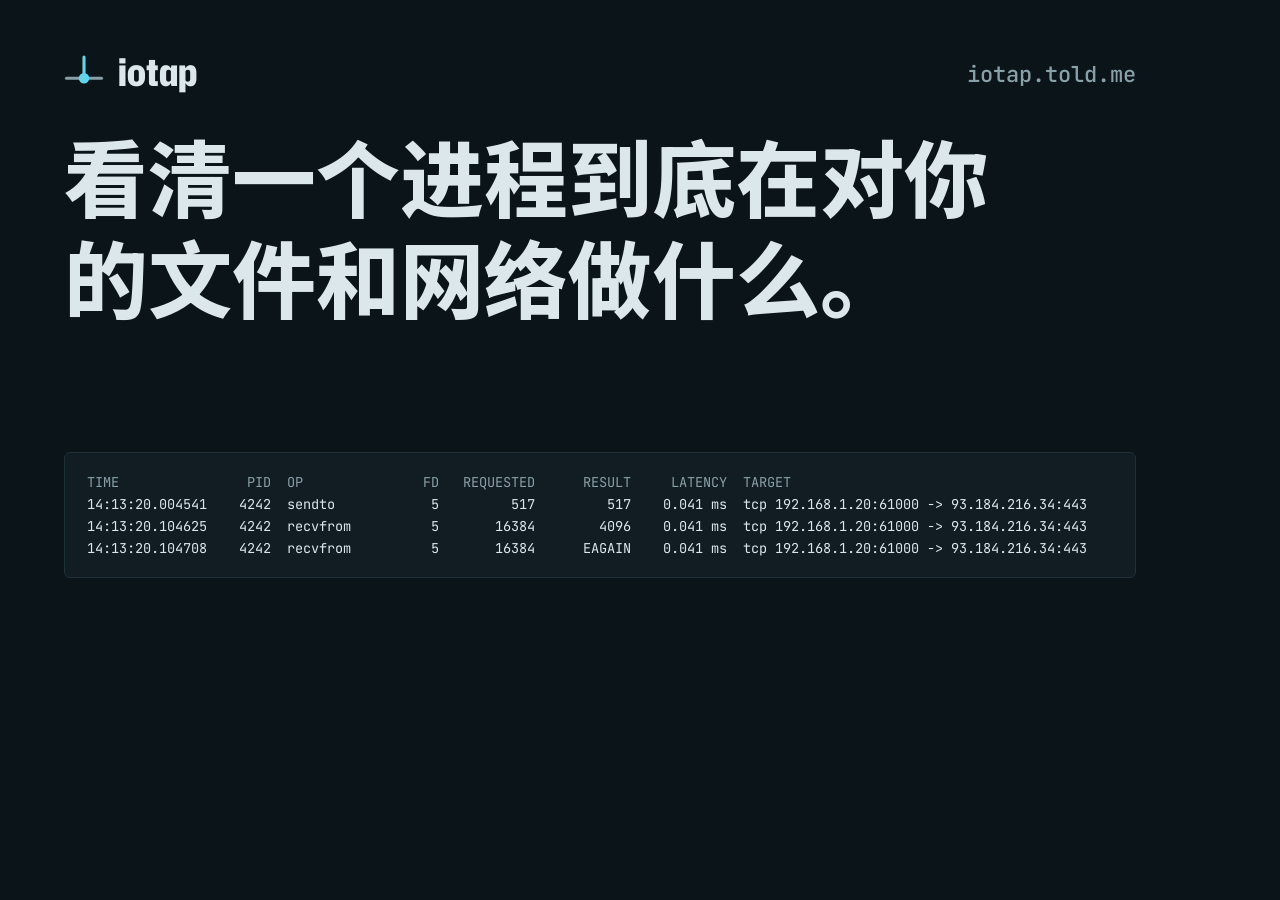
<file: docs/assets/og-card-zh.html>
<!doctype html>
<!--
  The source of assets/og-zh.jpg, the card that link previews of the Chinese page show. To render it, from the root of the
  repository, with a Chrome of its own profile, which leaves one that is already running alone. Chrome
  does not quit after the screenshot, so the last command of the first block stops the one it started:

    rm -f og.png
    "/Applications/Google Chrome.app/Contents/MacOS/Google Chrome" --headless=new \
      --user-data-dir="$(mktemp -d)" --hide-scrollbars --force-device-scale-factor=1 \
      --window-size=1200,630 --screenshot=og.png "file://$PWD/docs/assets/og-card-zh.html" &
    until [ -s og.png ]; do sleep 1; done; sleep 1; kill $!
    sips -s format jpeg -s formatOptions 85 og.png --out docs/assets/og-zh.jpg

  Scrapers cache a card under its URL, so save a changed card under a new name and point the og:image
  of zh/index.html and the image of its JSON-LD at it.
-->
<html lang="zh-Hans">
<head>
  <meta charset="utf-8">
  <meta name="robots" content="noindex">
  <title>iotap 链接预览卡片</title>
  <style>
    @font-face { font-family: "Hubot Sans"; src: url(fonts/hubot-sans-latin-wdth.woff2) format("woff2"); font-weight: 200 900; font-stretch: 75% 125%; }
    @font-face { font-family: "Noto Sans SC"; src: url(fonts/noto-sans-sc-zh-wght.woff2) format("woff2"); font-weight: 100 900; }
    @font-face { font-family: "JetBrains Mono"; src: url(fonts/jetbrains-mono-latin-wght.woff2) format("woff2"); font-weight: 100 800; }
    html, body { margin: 0; background: #0b1418; }
    .card, .trace { font-feature-settings: "liga" 0, "calt" 0; }
    .card { position: relative; width: 1200px; height: 630px; overflow: hidden; background: #0b1418; color: #dbe7ea; font-variant-ligatures: none; }
    .mark { position: absolute; left: 64px; top: 52px; display: flex; align-items: center; gap: 14px; font: 800 38px/1 "Hubot Sans"; font-stretch: 80%; }
    .mark svg { width: 40px; height: 40px; }
    h1 { position: absolute; left: 64px; top: 128px; margin: 0; width: 1000px; font: 800 84px/1.2 "Noto Sans SC"; }
    .trace { position: absolute; left: 64px; right: 64px; bottom: 52px; padding: 18px 22px; background: #111d22; border: 1px solid #1f3038; border-radius: 6px; font: 400 13.6px/1.62 "JetBrains Mono"; }
    .l { white-space: pre; }
    .h { color: #8aa0a8; }
    .url { position: absolute; right: 64px; top: 64px; color: #8aa0a8; font: 500 22px/1 "JetBrains Mono"; }
    .card, .card * { font-variant-ligatures: none; font-feature-settings: "liga" 0, "calt" 0; }
  </style>
</head>
<body>
  <div class="card">
    <div class="mark">
      <svg viewBox="0 0 32 32"><path d="M2 21h28" stroke="#8aa0a8" stroke-width="2.5" stroke-linecap="round" fill="none"/><path d="M16 4v17" stroke="#5fd4ea" stroke-width="2.5" stroke-linecap="round" fill="none"/><circle cx="16" cy="21" r="4.2" fill="#5fd4ea"/></svg>
      iotap
    </div>
    <div class="url">iotap.told.me</div>
    <h1>看清一个进程到底在对你的文件和网络做什么。</h1>
    <div class="trace">
      <div class="l h">TIME                PID  OP               FD   REQUESTED      RESULT     LATENCY  TARGET</div>
      <div class="l">14:13:20.004541    4242  sendto            5         517         517    0.041 ms  tcp 192.168.1.20:61000 -&gt; 93.184.216.34:443</div>
      <div class="l">14:13:20.104625    4242  recvfrom          5       16384        4096    0.041 ms  tcp 192.168.1.20:61000 -&gt; 93.184.216.34:443</div>
      <div class="l">14:13:20.104708    4242  recvfrom          5       16384      EAGAIN    0.041 ms  tcp 192.168.1.20:61000 -&gt; 93.184.216.34:443</div>
    </div>
  </div>
</body>
</html>
</file>
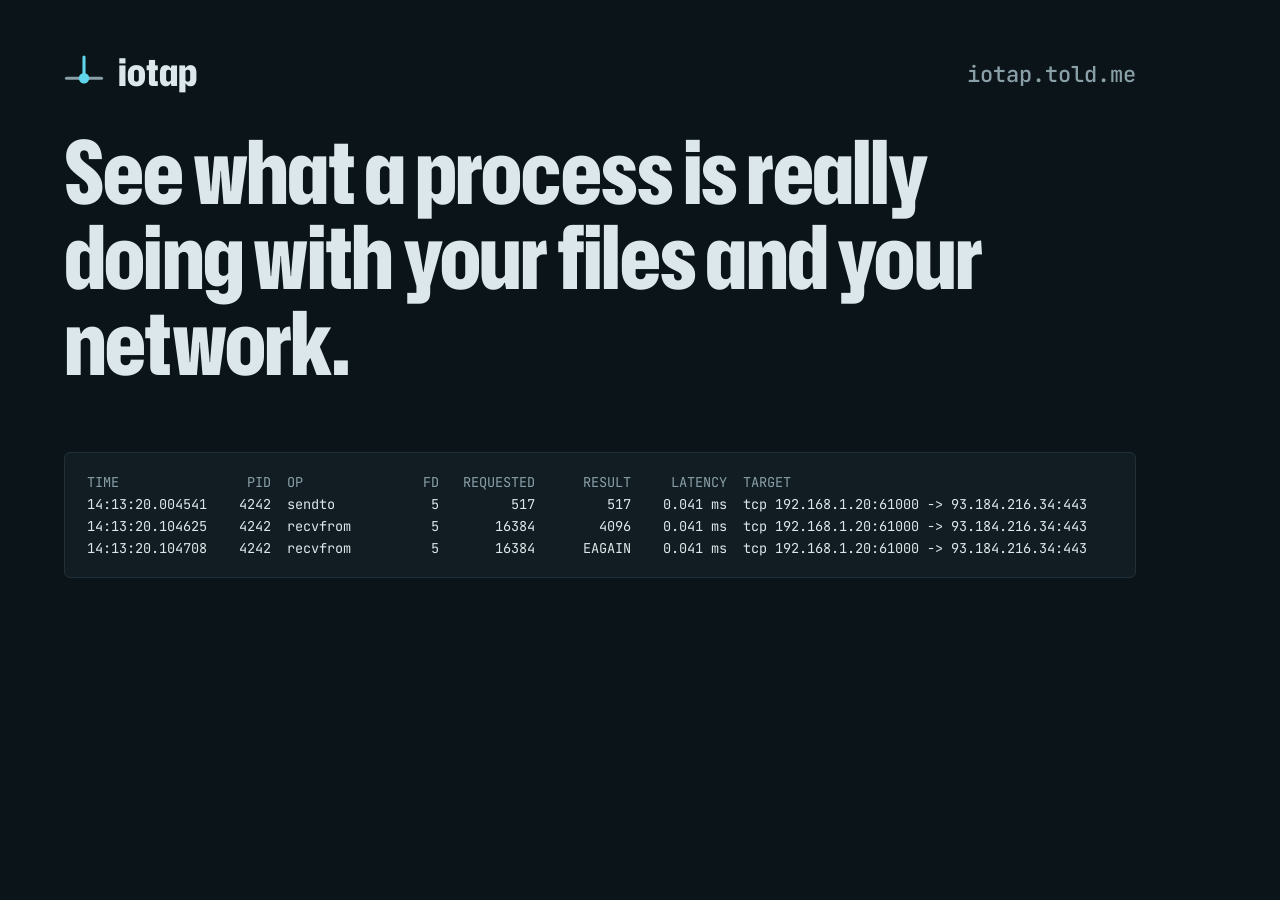
<file: docs/assets/og-card.html>
<!doctype html>
<!--
  The source of assets/og.jpg, the card that link previews show. To render it, from the root of the
  repository, with a Chrome of its own profile, which leaves one that is already running alone. Chrome
  does not quit after the screenshot, so the last command of the first block stops the one it started:

    rm -f og.png
    "/Applications/Google Chrome.app/Contents/MacOS/Google Chrome" --headless=new \
      --user-data-dir="$(mktemp -d)" --hide-scrollbars --force-device-scale-factor=1 \
      --window-size=1200,630 --screenshot=og.png "file://$PWD/docs/assets/og-card.html" &
    until [ -s og.png ]; do sleep 1; done; sleep 1; kill $!
    sips -s format jpeg -s formatOptions 85 og.png --out docs/assets/og.jpg

  Scrapers cache a card under its URL, so save a changed card under a new name and point the og:image
  of index.html and the image of its JSON-LD at it.
-->
<html lang="en">
<head>
  <meta charset="utf-8">
  <meta name="robots" content="noindex">
  <title>iotap link preview card</title>
  <style>
    @font-face { font-family: "Hubot Sans"; src: url(fonts/hubot-sans-latin-wdth.woff2) format("woff2"); font-weight: 200 900; font-stretch: 75% 125%; }
    @font-face { font-family: "JetBrains Mono"; src: url(fonts/jetbrains-mono-latin-wght.woff2) format("woff2"); font-weight: 100 800; }
    html, body { margin: 0; background: #0b1418; }
    .card, .trace { font-feature-settings: "liga" 0, "calt" 0; }
    .card { position: relative; width: 1200px; height: 630px; overflow: hidden; background: #0b1418; color: #dbe7ea; font-variant-ligatures: none; }
    .mark { position: absolute; left: 64px; top: 52px; display: flex; align-items: center; gap: 14px; font: 800 38px/1 "Hubot Sans"; font-stretch: 80%; }
    .mark svg { width: 40px; height: 40px; }
    h1 { position: absolute; left: 64px; top: 128px; margin: 0; width: 1000px; font: 800 88px/0.97 "Hubot Sans"; font-stretch: 76%; letter-spacing: -.02em; }
    .trace { position: absolute; left: 64px; right: 64px; bottom: 52px; padding: 18px 22px; background: #111d22; border: 1px solid #1f3038; border-radius: 6px; font: 400 13.6px/1.62 "JetBrains Mono"; }
    .l { white-space: pre; }
    .h { color: #8aa0a8; }
    .url { position: absolute; right: 64px; top: 64px; color: #8aa0a8; font: 500 22px/1 "JetBrains Mono"; }
    .card, .card * { font-variant-ligatures: none; font-feature-settings: "liga" 0, "calt" 0; }
  </style>
</head>
<body>
  <div class="card">
    <div class="mark">
      <svg viewBox="0 0 32 32"><path d="M2 21h28" stroke="#8aa0a8" stroke-width="2.5" stroke-linecap="round" fill="none"/><path d="M16 4v17" stroke="#5fd4ea" stroke-width="2.5" stroke-linecap="round" fill="none"/><circle cx="16" cy="21" r="4.2" fill="#5fd4ea"/></svg>
      iotap
    </div>
    <div class="url">iotap.told.me</div>
    <h1>See what a process is really doing with your files and your network.</h1>
    <div class="trace">
      <div class="l h">TIME                PID  OP               FD   REQUESTED      RESULT     LATENCY  TARGET</div>
      <div class="l">14:13:20.004541    4242  sendto            5         517         517    0.041 ms  tcp 192.168.1.20:61000 -&gt; 93.184.216.34:443</div>
      <div class="l">14:13:20.104625    4242  recvfrom          5       16384        4096    0.041 ms  tcp 192.168.1.20:61000 -&gt; 93.184.216.34:443</div>
      <div class="l">14:13:20.104708    4242  recvfrom          5       16384      EAGAIN    0.041 ms  tcp 192.168.1.20:61000 -&gt; 93.184.216.34:443</div>
    </div>
  </div>
</body>
</html>
</file>
<file: docs/assets/site.css>
/* The iotap website. Static, no build step. Colors follow the terminal UI's own: cyan marks what is
   selected, yellow a notice, red a failure; everything else is grey on dark glass.

   The Latin fonts are subsets of the Latin script. The Korean, Chinese and Japanese pages set their
   text in Pretendard, Noto Sans SC and Pretendard JP, each cut down to the characters those pages use
   by scripts/site/subset_fonts.py, which its comment says how to run again after the text changes. */

@font-face {
  font-family: "Hubot Sans";
  src: url("fonts/hubot-sans-latin-wdth.woff2") format("woff2");
  font-weight: 200 900;
  font-stretch: 75% 125%;
  font-style: normal;
  font-display: swap;
}

@font-face {
  font-family: "Mona Sans";
  src: url("fonts/mona-sans-latin-wght.woff2") format("woff2");
  font-weight: 200 900;
  font-style: normal;
  font-display: swap;
}

@font-face {
  font-family: "JetBrains Mono";
  src: url("fonts/jetbrains-mono-latin-wght.woff2") format("woff2");
  font-weight: 100 800;
  font-style: normal;
  font-display: swap;
}

@font-face {
  font-family: "Pretendard";
  src: url("fonts/pretendard-ko-wght.woff2") format("woff2");
  font-weight: 45 920;
  font-style: normal;
  font-display: swap;
}

@font-face {
  font-family: "Noto Sans SC";
  src: url("fonts/noto-sans-sc-zh-wght.woff2") format("woff2");
  font-weight: 100 900;
  font-style: normal;
  font-display: swap;
}

@font-face {
  font-family: "Pretendard JP";
  src: url("fonts/pretendard-jp-ja-wght.woff2") format("woff2");
  font-weight: 45 920;
  font-style: normal;
  font-display: swap;
}

:root {
  color-scheme: dark;

  --glass: #0b1418;
  --bench: #111d22;
  --bench-hi: #172a31;
  --rule: #1f3038;
  --ink: #dbe7ea;
  --soft: #b7c8cd;
  --dim: #8aa0a8;
  --tap: #5fd4ea;
  --caution: #f2c14e;
  --fail: #ff7b72;

  --sans: "Mona Sans", ui-sans-serif, system-ui, -apple-system, "Segoe UI", sans-serif;
  --display: "Hubot Sans", var(--sans);
  --mono: "JetBrains Mono", ui-monospace, "SF Mono", Menlo, Consolas, "Liberation Mono", monospace;

  --measure: 62ch;
  --gutter: clamp(1.25rem, 4.5vw, 3rem);
}

/* The Korean, Chinese and Japanese pages set everything but the wordmark and the terminals in one
   family: its Latin was drawn to sit beside its Hangul, Hanzi or kana, where the condensed display
   face was not.
   The pseudo-class is on the root only, so a language link on another page does not fetch the font. */
:root:lang(ko) {
  --sans: "Pretendard", "Mona Sans", ui-sans-serif, system-ui, -apple-system, "Apple SD Gothic Neo", "Malgun Gothic", sans-serif;
  --display: var(--sans);
  --mono: "JetBrains Mono", "Pretendard", ui-monospace, "SF Mono", Menlo, Consolas, "Liberation Mono", monospace;
}

:root:lang(zh) {
  --sans: "Noto Sans SC", "Mona Sans", ui-sans-serif, system-ui, -apple-system, "PingFang SC", "Microsoft YaHei", sans-serif;
  --display: var(--sans);
  --mono: "JetBrains Mono", "Noto Sans SC", ui-monospace, "SF Mono", Menlo, Consolas, "Liberation Mono", monospace;
}

:root:lang(ja) {
  --sans: "Pretendard JP", "Mona Sans", ui-sans-serif, system-ui, -apple-system, "Hiragino Sans", "Yu Gothic", "Meiryo", sans-serif;
  --display: var(--sans);
  --mono: "JetBrains Mono", "Pretendard JP", ui-monospace, "SF Mono", Menlo, Consolas, "Liberation Mono", monospace;
}

*,
*::before,
*::after {
  box-sizing: border-box;
}

html {
  background: var(--glass);
  scroll-behavior: smooth;
  -webkit-text-size-adjust: 100%;
  text-size-adjust: 100%;
}

body {
  margin: 0;
  background: var(--glass);
  color: var(--ink);
  font: 400 clamp(1rem, 0.35vw + 0.93rem, 1.125rem) / 1.62 var(--sans);
  -webkit-font-smoothing: antialiased;
  text-rendering: optimizeLegibility;
}

::selection {
  background: var(--tap);
  color: var(--glass);
}

a {
  color: inherit;
  text-decoration-color: var(--dim);
  text-underline-offset: 0.22em;
}

a:hover {
  text-decoration-color: var(--tap);
}

:focus-visible {
  outline: 2px solid var(--tap);
  outline-offset: 3px;
  border-radius: 2px;
}

code,
pre,
kbd {
  font-family: var(--mono);
}

p code,
li code,
dd code,
td code {
  font-size: 0.86em;
  padding: 0.12em 0.4em;
  background: var(--bench);
  border: 1px solid var(--rule);
  border-radius: 3px;
  white-space: nowrap;
}

.wrap {
  width: 100%;
  max-width: 74rem;
  margin-inline: auto;
  padding-inline: var(--gutter);
}

.skip {
  position: absolute;
  left: var(--gutter);
  top: -4rem;
  z-index: 10;
  padding: 0.6rem 1rem;
  background: var(--tap);
  color: var(--glass);
  font-weight: 600;
  text-decoration: none;
}

.skip:focus {
  top: 0.75rem;
}

.vh {
  position: absolute;
  width: 1px;
  height: 1px;
  overflow: hidden;
  clip-path: inset(50%);
  white-space: nowrap;
}

/* Header */

.top {
  display: flex;
  flex-wrap: wrap;
  align-items: center;
  justify-content: space-between;
  gap: 0.75rem 2rem;
  padding-block: 1.4rem;
}

.mark {
  display: inline-flex;
  align-items: center;
  gap: 0.6rem;
  font: 800 1.5rem / 1 "Hubot Sans", var(--sans);
  font-stretch: 80%;
  letter-spacing: -0.005em;
  text-decoration: none;
}

.mark svg {
  width: 1.7rem;
  height: 1.7rem;
  flex: none;
}

.menus {
  display: flex;
  flex-wrap: wrap;
  align-items: center;
  gap: 0.5rem 1.75rem;
}

.top nav {
  display: flex;
  flex-wrap: wrap;
  gap: 0.25rem 1.75rem;
  font-size: 0.95rem;
}

.top nav a {
  padding-block: 0.3rem;
  color: var(--dim);
  text-decoration: none;
}

.top nav a:hover {
  color: var(--ink);
}

/* The languages, set apart from the sections by a rule. The one in hand is named on the button and
   the rest wait behind it; cyan marks it, as cyan marks what is selected everywhere here. */
.top .lang {
  position: relative;
  padding-left: 1.75rem;
  border-left: 1px solid var(--rule);
  font-size: 0.875rem;
}

.top .lang > summary {
  display: inline-flex;
  align-items: center;
  gap: 0.5rem;
  padding: 0.3rem 0.5rem;
  border: 1px solid transparent;
  border-radius: 4px;
  color: var(--dim);
  cursor: pointer;
  list-style: none;
}

.top .lang > summary::-webkit-details-marker {
  display: none;
}

.top .lang > summary:hover {
  color: var(--ink);
  background: var(--bench);
}

.top .lang[open] > summary {
  color: var(--ink);
  background: var(--bench);
  border-color: var(--rule);
}

.top .lang .globe {
  width: 1rem;
  height: 1rem;
  flex: none;
}

.top .lang .caret {
  width: 0.55rem;
  height: 0.4rem;
  flex: none;
  transition: transform 120ms ease;
}

.top .lang[open] .caret {
  transform: rotate(180deg);
}

@media (prefers-reduced-motion: reduce) {
  .top .lang .caret {
    transition: none;
  }
}

.top .lang-menu {
  position: absolute;
  top: calc(100% + 0.4rem);
  right: 0;
  z-index: 5;
  display: grid;
  gap: 1px;
  min-width: 8.5rem;
  padding: 0.25rem;
  font-size: 0.875rem;
  background: var(--bench);
  border: 1px solid var(--rule);
  border-radius: 6px;
  box-shadow: 0 12px 28px rgb(0 0 0 / 45%);
}

.top .lang-menu a {
  display: flex;
  justify-content: flex-end;
  padding: 0.4rem 0.6rem;
  border-radius: 4px;
  color: var(--soft);
  text-decoration: none;
}

.top .lang-menu a:hover {
  background: var(--bench-hi);
  color: var(--ink);
}

.top .lang-menu a[aria-current] {
  color: var(--tap);
}

@media (max-width: 34rem) {
  .top nav .opt {
    display: none;
  }

  .top .lang {
    /* The sections take a row of their own at this width, so the languages keep to the right of
       theirs: the menu is anchored to the button's right edge, and a button at the left of the
       row would hang the menu off the page. */
    margin-left: auto;
    padding-left: 0;
    border-left: 0;
  }
}

/* Hero */

.hero {
  padding-block: clamp(2rem, 6vw, 5.5rem) clamp(3rem, 7vw, 6rem);
}

h1 {
  max-width: 13em;
  margin: 0;
  font: 800 clamp(2.6rem, 7.4vw, 5.9rem) / 0.97 var(--display);
  font-stretch: 76%;
  letter-spacing: -0.02em;
  text-wrap: balance;
}

.lede {
  max-width: 58ch;
  margin: clamp(1.25rem, 3vw, 2rem) 0 0;
  color: var(--soft);
  font-size: 1.0625em;
}

.actions {
  display: flex;
  flex-wrap: wrap;
  align-items: center;
  gap: 0.75rem 1.75rem;
  margin-top: clamp(1.5rem, 3vw, 2.25rem);
}

.btn {
  display: inline-block;
  padding: 0.72em 1.25em;
  background: var(--tap);
  color: var(--glass);
  font-weight: 650;
  text-decoration: none;
  border-radius: 4px;
  transition: background-color 0.15s;
}

.btn:hover {
  background: #8de3f3;
}

.textlink {
  color: var(--soft);
  font-weight: 500;
}

.quick-install {
  max-width: 36rem;
  margin-top: 1.5rem;
}

.install-platforms {
  margin: 0.7rem 0 0;
  color: var(--soft);
  font-size: 0.8125rem;
}

.install-links {
  display: flex;
  flex-wrap: wrap;
  gap: 0.5rem 1.5rem;
  margin-top: 0.8rem;
  font-size: 0.9375rem;
}

.trace-context {
  max-width: 65ch;
  margin-top: 1.75rem;
  color: var(--soft);
}

.download-note {
  max-width: 75ch;
  margin: 2.5rem 0 0;
  color: var(--soft);
}

.source-install {
  margin-top: 2rem;
  padding-top: 1.25rem;
  border-top: 1px solid var(--rule);
}

.source-install > summary {
  width: fit-content;
  color: var(--tap);
  cursor: pointer;
}

.source-install > .grid {
  margin-top: 1.5rem;
}

/* The trace: terminal output, set directly on the page */

.trace {
  margin: clamp(2.25rem, 5vw, 4rem) 0 0;
  background: var(--bench);
  border: 1px solid var(--rule);
  border-radius: 6px;
}

.trace-bar {
  display: flex;
  align-items: center;
  justify-content: space-between;
  gap: 1rem;
  padding: 0.55rem 0.7rem 0.55rem 1.1rem;
  border-bottom: 1px solid var(--rule);
  font: 500 0.8125rem / 1.4 var(--mono);
  color: var(--soft);
}

.prompt::before {
  content: "$ ";
  color: var(--dim);
}

.ghost {
  padding: 0.35rem 0.8rem;
  background: transparent;
  color: var(--soft);
  border: 1px solid var(--rule);
  border-radius: 4px;
  font: 500 0.8125rem / 1.3 var(--sans);
  cursor: pointer;
  transition: border-color 0.15s, color 0.15s;
}

.ghost:hover {
  border-color: var(--dim);
  color: var(--ink);
}

/* The buttons that need scripting show only when it runs. */
.replay,
[data-copy] {
  display: none;
}

.js .replay,
.js [data-copy] {
  display: inline-block;
}

.term {
  padding-block: 1rem;
  overflow-x: auto;
  font: 400 0.8125rem / 1.65 var(--mono);
  color: var(--ink);
  tab-size: 4;
}

.ln {
  position: relative;
  min-width: max-content;
  padding: 0 1.25rem 0 1.7rem;
  white-space: pre;
}

.ln::before {
  content: "\258C";
  position: absolute;
  left: 0.7rem;
  color: var(--tap);
  opacity: 0;
}

.ln.on {
  background: var(--bench-hi);
  font-weight: 700;
}

.ln.on::before {
  opacity: 1;
}

.ln.dm,
.dm {
  color: var(--dim);
}

.js .ln.pending {
  visibility: hidden;
}

.story {
  display: grid;
  grid-template-columns: repeat(auto-fit, minmax(min(100%, 16rem), 1fr));
  gap: 0 2.25rem;
  margin: 1.75rem 0 0;
  padding: 0;
  list-style: none;
  counter-reset: call;
}

.story li {
  position: relative;
  padding: 0.75rem 0 0.75rem 2rem;
  border-top: 1px solid var(--rule);
  color: var(--soft);
  counter-increment: call;
}

.story li::before {
  content: counter(call);
  position: absolute;
  left: 0;
  top: 0.75rem;
  font: 600 0.8125rem / 1.9 var(--mono);
  color: var(--dim);
}

.story li:hover,
.story li.on {
  color: var(--ink);
}

.story li:hover::before,
.story li.on::before {
  color: var(--tap);
}

.story-lead {
  margin: 1.75rem 0 0;
  color: var(--soft);
}

.story-lead + .story {
  margin-top: 0.75rem;
}

/* Sections: the argument on the left, the evidence on the right */

.sec {
  padding-block: clamp(3.5rem, 8vw, 6.5rem);
  border-top: 1px solid var(--rule);
  scroll-margin-top: 0.5rem;
}

.grid {
  display: grid;
  grid-template-columns: minmax(0, 5fr) minmax(0, 7fr);
  gap: 2.25rem clamp(2rem, 6vw, 5.5rem);
  align-items: start;
}

/* A grid item may not grow past its track for the sake of a code block that scrolls. */
.grid > * {
  min-width: 0;
}

.grid > .say {
  position: sticky;
  top: 2rem;
}

/* The section whose evidence is wide, such as the terminal UI, gives it the full width. */
.grid.stack {
  grid-template-columns: minmax(0, 1fr);
}

.grid.stack > .say {
  position: static;
}

@media (max-width: 56rem) {
  .grid {
    grid-template-columns: minmax(0, 1fr);
  }

  .grid > .say {
    position: static;
  }
}

h2 {
  margin: 0 0 1.1rem;
  font: 780 clamp(2rem, 4.2vw, 3.1rem) / 1.04 var(--display);
  font-stretch: 80%;
  letter-spacing: -0.015em;
  text-wrap: balance;
}

h3 {
  margin: 0;
  font: 700 1.125rem / 1.3 var(--display);
  font-stretch: 90%;
}

.say p {
  max-width: var(--measure);
  margin: 0 0 1em;
  color: var(--soft);
}

.say p:last-child {
  margin-bottom: 0;
}

/* Comparison table */

.tools {
  width: 100%;
  border-collapse: collapse;
  font-size: 0.975rem;
}

.tools th,
.tools td {
  padding: 0.95rem 1.1rem 0.95rem 0;
  border-bottom: 1px solid var(--rule);
  text-align: left;
  vertical-align: top;
}

.tools thead th {
  padding-block: 0 0.7rem;
  color: var(--dim);
  font-weight: 500;
  font-size: 0.875rem;
}

.tools tbody th {
  width: 26%;
  font: 500 0.875rem / 1.5 var(--mono);
  color: var(--soft);
}

.tools td {
  color: var(--soft);
}

.tools .us th,
.tools .us td {
  background: var(--bench);
  color: var(--ink);
}

.tools .us th {
  padding-left: 1rem;
  box-shadow: inset 3px 0 0 var(--tap);
  color: var(--tap);
  font-weight: 700;
}

.tools .us td:last-child {
  padding-right: 1rem;
}

@media (max-width: 40rem) {
  .tools thead {
    display: none;
  }

  .tools tr,
  .tools th,
  .tools td {
    display: block;
    width: auto !important;
  }

  .tools tbody tr {
    padding-block: 0.9rem;
    border-bottom: 1px solid var(--rule);
  }

  .tools th,
  .tools td {
    padding: 0.15rem 0;
    border: 0;
  }

  .tools td::before {
    content: attr(data-label) ": ";
    color: var(--dim);
  }

  .tools .us {
    padding-inline: 1rem;
    box-shadow: inset 3px 0 0 var(--tap);
  }

  .tools .us th {
    padding-left: 0;
    box-shadow: none;
  }

  .tools .us td:last-child {
    padding-right: 0;
  }
}

/* Code blocks with a copy button */

.cmd {
  position: relative;
  background: var(--bench);
  border: 1px solid var(--rule);
  border-radius: 6px;
}

.note {
  margin: 0 0 0.6rem;
  color: var(--soft);
  font-size: 0.95rem;
}

.cmd + .note {
  margin-top: 1.5rem;
}

.cmd pre {
  margin: 0;
  padding: 1rem 1.15rem;
  overflow-x: auto;
  font: 400 0.8125rem / 1.75 var(--mono);
  color: var(--ink);
}

.cmd.has-copy pre {
  padding-right: 5.5rem;
}

.cmd .c {
  color: var(--dim);
}

.cmd .ghost {
  position: absolute;
  top: 0.6rem;
  right: 0.6rem;
  background: var(--bench);
}

/* Where the text may scroll under it, the button sits below the commands instead. */
@media (max-width: 40rem) {
  .cmd.has-copy pre {
    padding-right: 1.15rem;
  }

  .cmd .ghost {
    position: static;
    margin: 0 0 0.75rem 1.15rem;
  }
}

/* Keep the short installation command and its action together on small screens. */
.install-command {
  display: flex;
  align-items: center;
  border-color: var(--tap);
}

.install-command.has-copy pre {
  flex: 1;
  min-width: 0;
  padding: 1rem 0.85rem;
}

.install-command .ghost {
  position: static;
  flex: none;
  min-height: 2.75rem;
  margin: 0.35rem 0.35rem 0.35rem 0;
  padding-inline: 0.8rem;
  color: var(--glass);
  background: var(--tap);
}

.install-command .ghost:hover {
  background: #8de3f3;
}

/* Tabs over the ways to read a trace */

.tablist {
  display: none;
  flex-wrap: wrap;
  gap: 0 1.75rem;
  margin: 0 0 1.25rem;
  border-bottom: 1px solid var(--rule);
}

.js .tablist {
  display: flex;
}

.tab {
  margin-bottom: -1px;
  padding: 0.6rem 0;
  background: none;
  border: 0;
  border-bottom: 2px solid transparent;
  color: var(--dim);
  font: 600 0.975rem / 1.3 var(--sans);
  cursor: pointer;
}

.tab:hover {
  color: var(--ink);
}

.tab[aria-selected="true"] {
  color: var(--ink);
  border-bottom-color: var(--tap);
}

.panel + .panel {
  margin-top: 3rem;
}

.js .panel[data-later] {
  display: none;
}

.js .panel + .panel {
  margin-top: 0;
}

.js .panel > h3 {
  position: absolute;
  width: 1px;
  height: 1px;
  overflow: hidden;
  clip-path: inset(50%);
}

.panel > h3 {
  margin-bottom: 0.75rem;
}

.panel > p {
  max-width: var(--measure);
  margin: 0 0 1.25rem;
  color: var(--soft);
}

.panel .trace {
  margin-top: 0;
}

.panel .term {
  padding-block: 0.9rem;
}

.keys {
  display: grid;
  grid-template-columns: repeat(auto-fit, minmax(13rem, 1fr));
  gap: 0.5rem 2rem;
  margin: 1.25rem 0 0;
  padding: 0;
  list-style: none;
  color: var(--soft);
  font-size: 0.925rem;
}

kbd {
  display: inline-block;
  min-width: 1.6em;
  padding: 0.05em 0.45em;
  text-align: center;
  background: var(--bench);
  border: 1px solid var(--rule);
  border-bottom-width: 2px;
  border-radius: 3px;
  font-size: 0.85em;
  color: var(--ink);
}

/* The terminal UI as it is drawn: reversed title and tab, yellow banner, dim hints */

.rev {
  background: var(--ink);
  color: var(--glass);
  font-weight: 700;
}

.ban {
  background: var(--caution);
  color: var(--glass);
}

.k {
  color: var(--dim);
}

.s {
  color: var(--soft);
}

.n {
  color: var(--tap);
}

.z {
  color: var(--caution);
}

/* How it works */

.facts {
  margin: 0;
}

.facts > div {
  padding: 1.25rem 0;
  border-bottom: 1px solid var(--rule);
}

.facts > div:first-child {
  padding-top: 0;
}

.facts dt {
  margin: 0 0 0.35rem;
  font: 700 1.125rem / 1.3 var(--display);
  font-stretch: 90%;
}

.facts dd {
  max-width: var(--measure);
  margin: 0;
  color: var(--soft);
}

/* Footer */

.foot {
  padding-block: 3rem 4rem;
  border-top: 1px solid var(--rule);
  color: var(--dim);
  font-size: 0.925rem;
}

.foot .wrap {
  display: flex;
  flex-wrap: wrap;
  justify-content: space-between;
  gap: 1rem 3rem;
}

.foot p {
  margin: 0;
}

.foot nav {
  display: flex;
  flex-wrap: wrap;
  gap: 0.25rem 1.75rem;
}

.foot a {
  color: var(--soft);
}

/* Hangul, Hanzi and kana stand taller and wider than condensed Latin: the headings are set smaller,
   on taller lines, without the negative tracking, and the paragraphs on taller lines too. Korean
   breaks lines between words only, as its readers expect; Chinese and Japanese break anywhere,
   except that Japanese keeps a prolonged sound mark or small kana off the start of a line, and its
   headline breaks only between the phrases marked in it, so it is set to fit two of them a line. */

:root:lang(ko) body,
:root:lang(zh) body,
:root:lang(ja) body {
  line-height: 1.72;
}

:root:lang(ko) h1,
:root:lang(zh) h1,
:root:lang(ja) h1 {
  max-width: 17em;
  font-size: clamp(2.2rem, 5.6vw, 4.5rem);
  line-height: 1.18;
  letter-spacing: -0.02em;
}

:root:lang(ko) h2,
:root:lang(zh) h2,
:root:lang(ja) h2 {
  font-size: clamp(1.7rem, 3.4vw, 2.5rem);
  line-height: 1.25;
  letter-spacing: -0.01em;
}

:root:lang(ko) h3,
:root:lang(zh) h3,
:root:lang(ja) h3,
:root:lang(ko) .facts dt,
:root:lang(zh) .facts dt,
:root:lang(ja) .facts dt {
  line-height: 1.4;
}

:root:lang(zh) h1,
:root:lang(zh) h2,
:root:lang(ja) h1,
:root:lang(ja) h2 {
  letter-spacing: 0;
}

:root:lang(ko) {
  word-break: keep-all;
  overflow-wrap: anywhere;
}

:root:lang(ja) {
  line-break: strict;
}

:root:lang(ja) h1 {
  font-size: clamp(2.2rem, 4.8vw, 3.8rem);
}

.phrase {
  display: inline-block;
}

/* The 404 page */

.lost {
  padding-block: clamp(3rem, 12vw, 9rem);
}

.lost h1 {
  font-size: clamp(2.4rem, 6vw, 4.4rem);
}

/* Terminal output is shown as the terminal prints it: "->" stays two characters. This comes after
   the font shorthands above, which reset the variants. */
code,
pre,
kbd,
.trace-bar,
.term,
.cmd pre {
  font-variant-ligatures: none;
  font-feature-settings: "liga" 0, "calt" 0;
}

@media (prefers-reduced-motion: reduce) {
  html {
    scroll-behavior: auto;
  }

  * {
    transition: none !important;
  }

  .js .replay {
    display: none;
  }
}

@media print {
  html,
  body {
    background: #fff;
    color: #000;
  }
}
</file>
